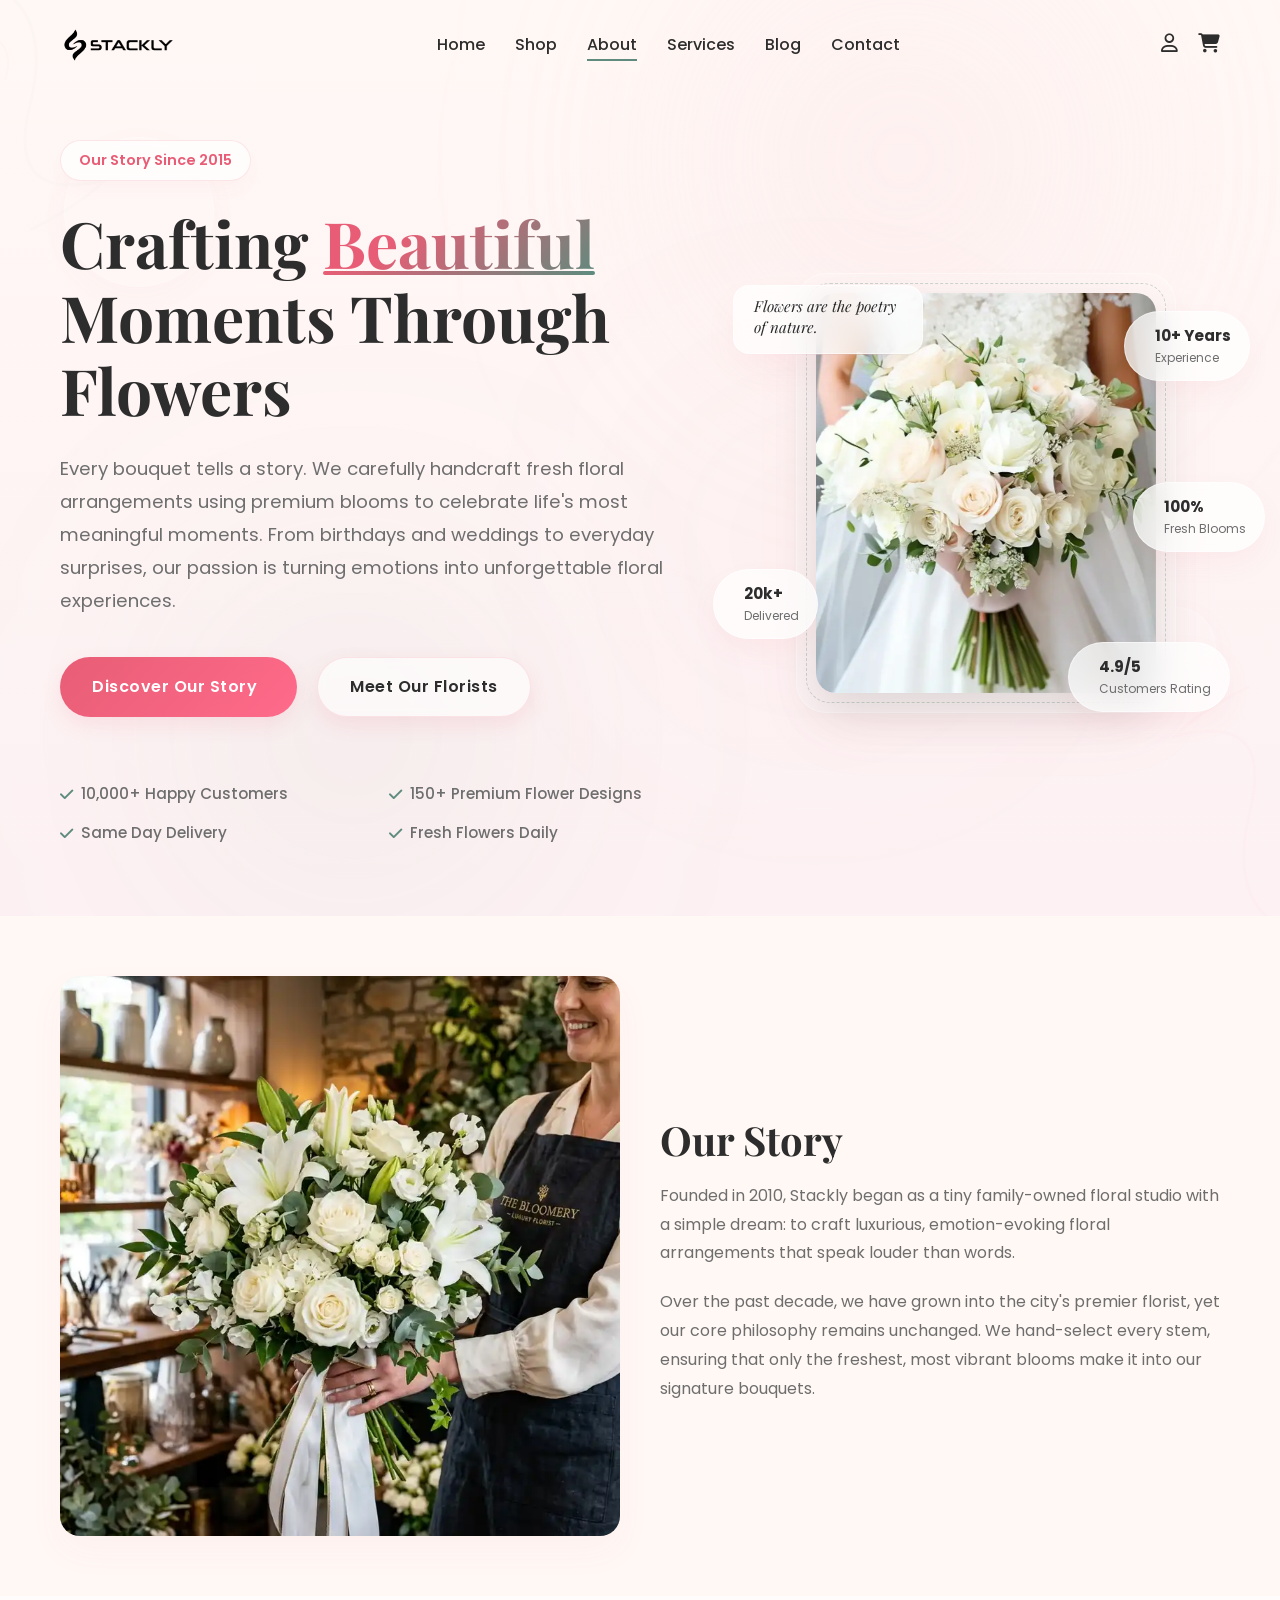
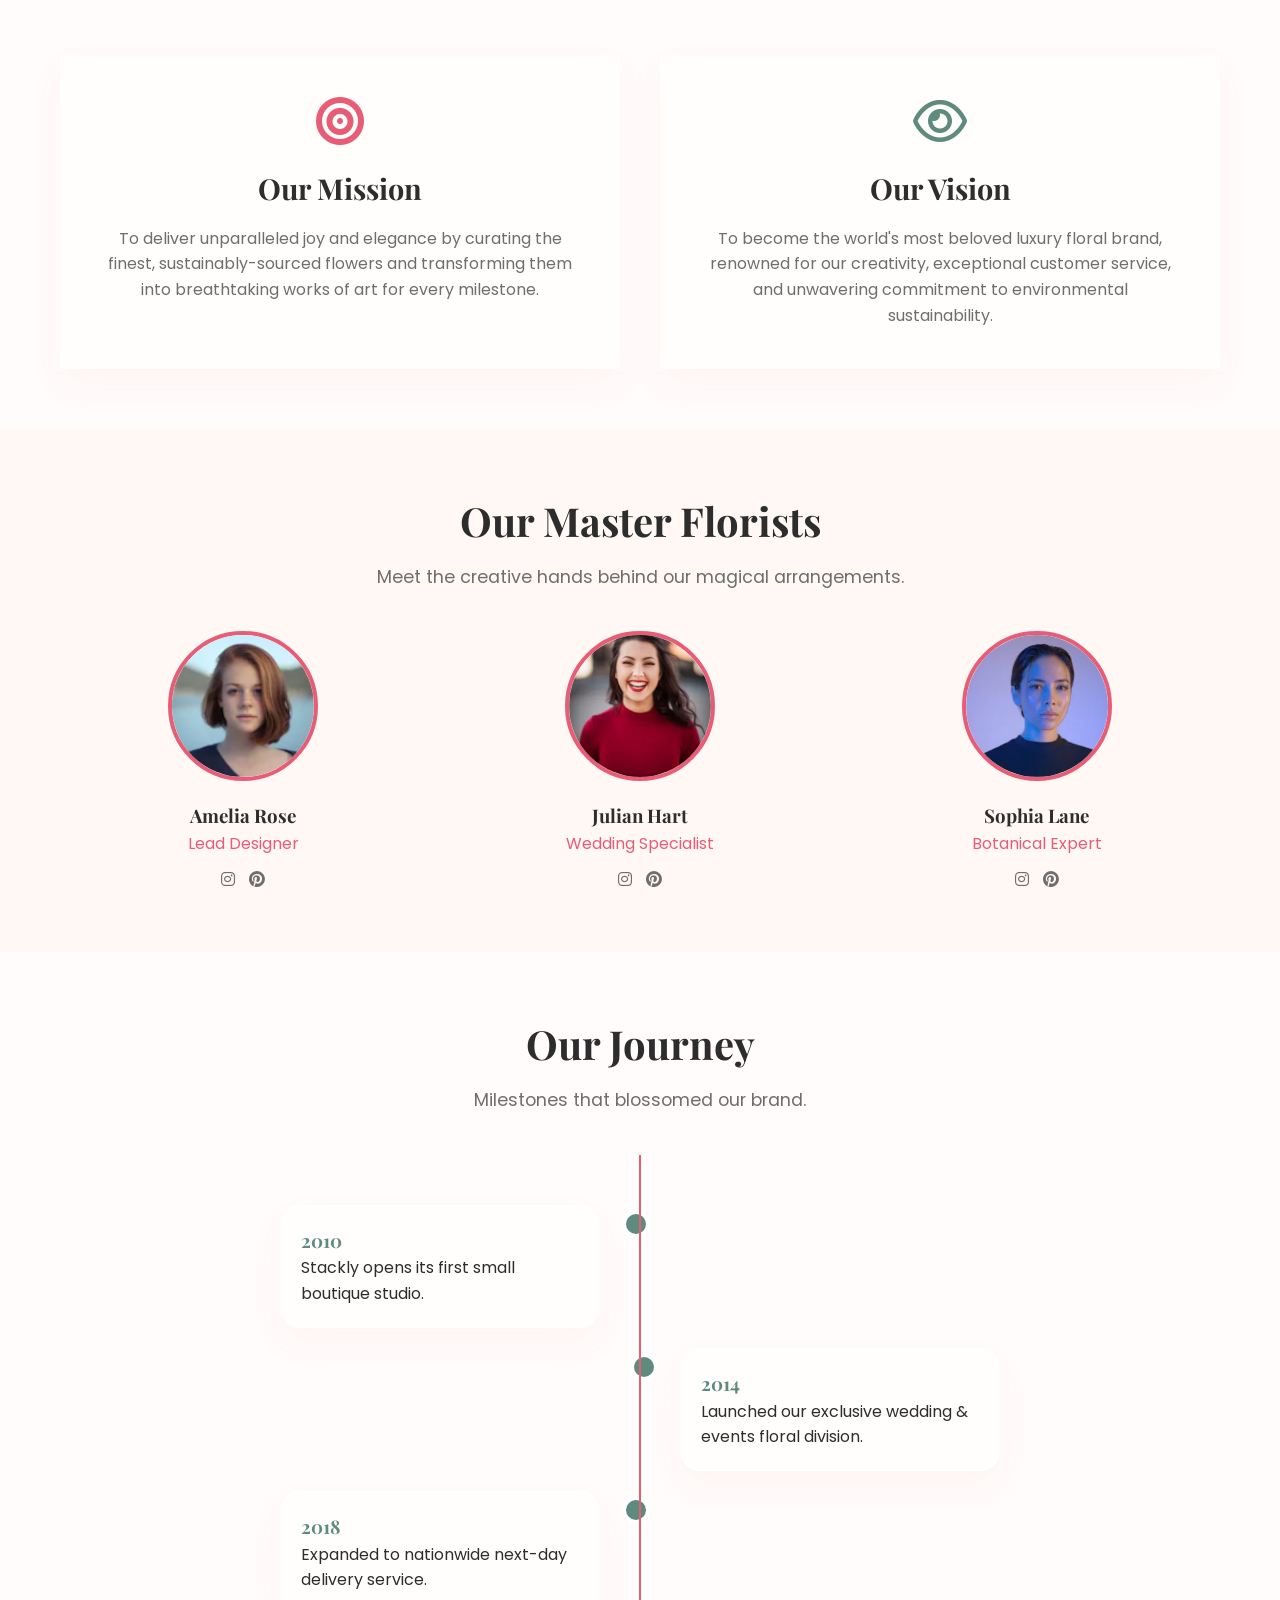
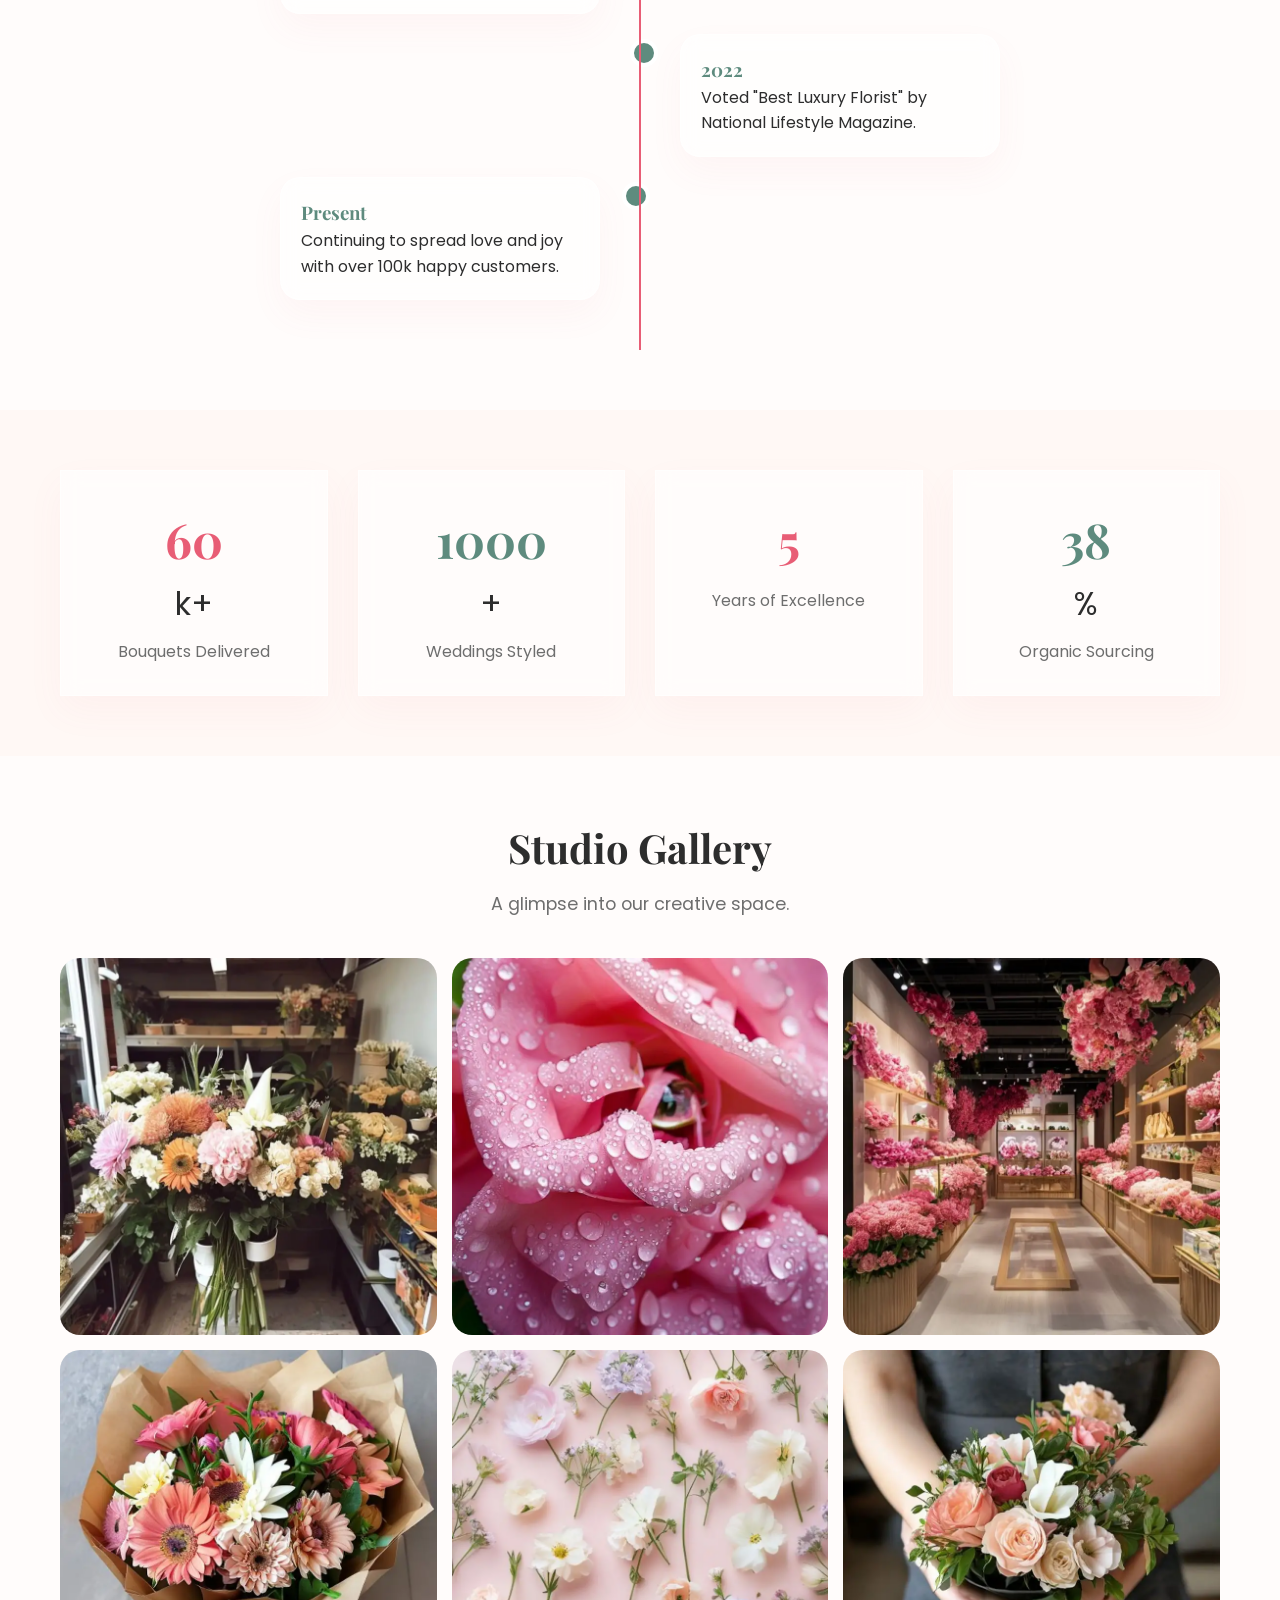
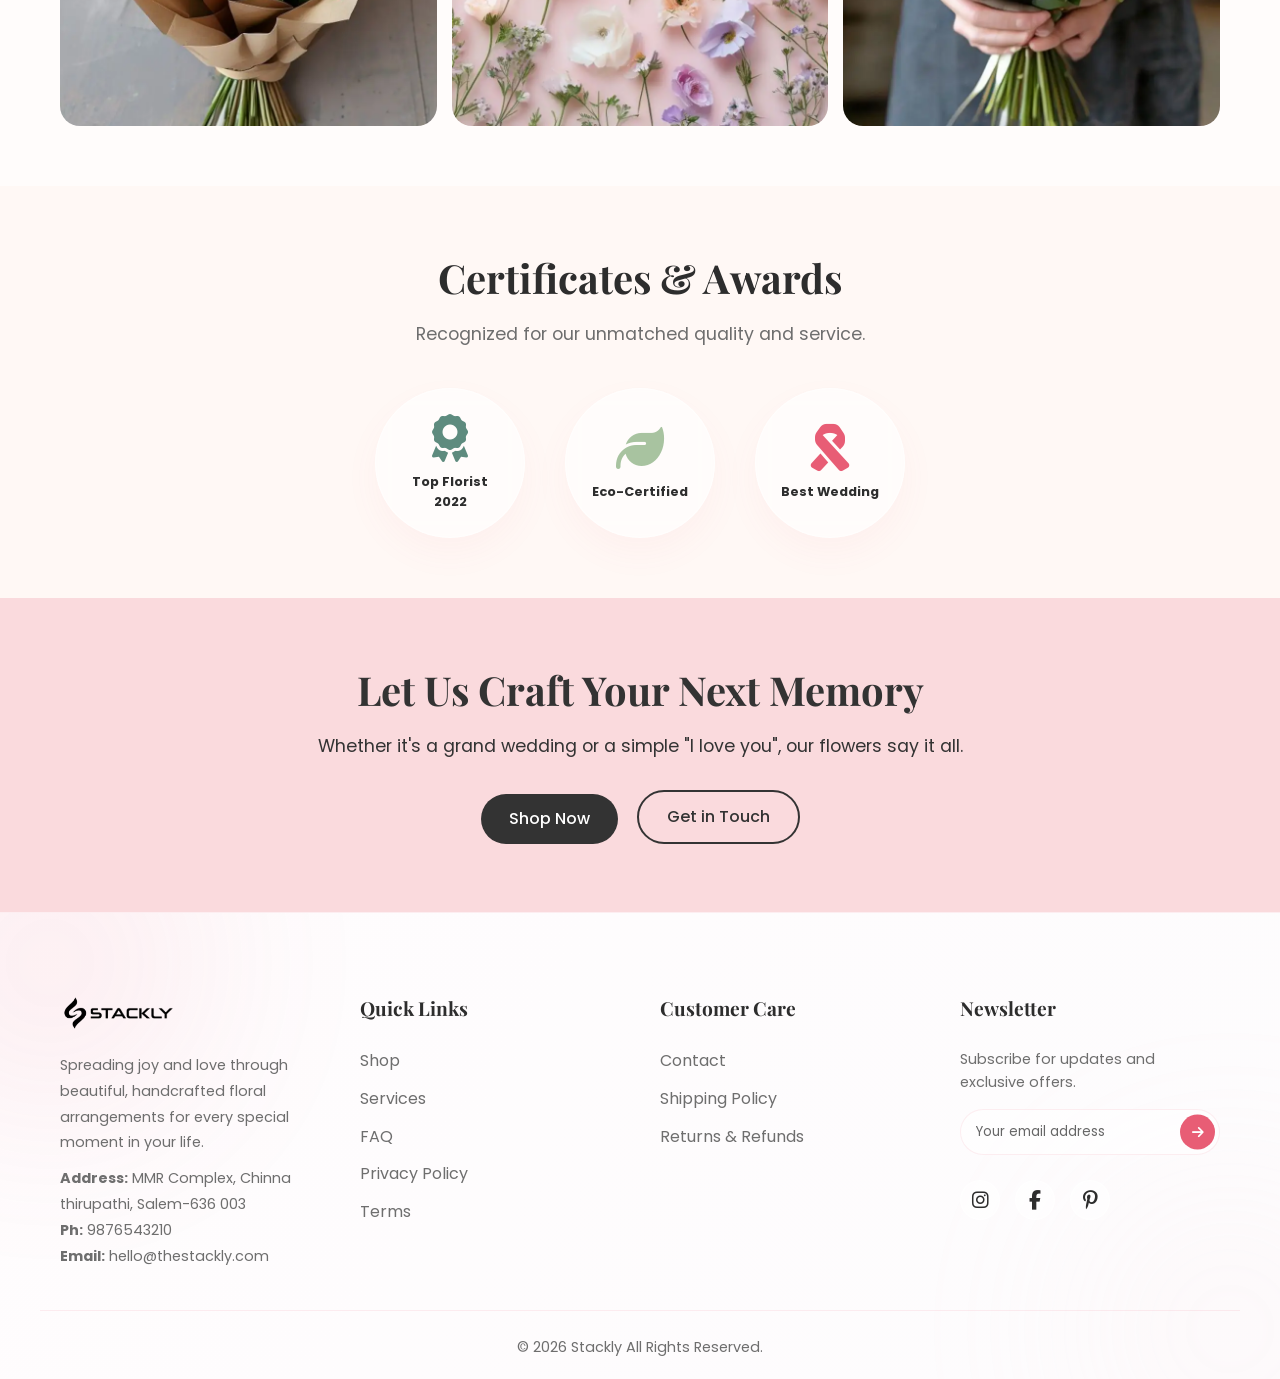
<file: about.html>
<!DOCTYPE html>
<html lang="en">
<head>
  <meta charset="UTF-8">
  <meta name="viewport" content="width=device-width, initial-scale=1.0">
  <meta name="description" content="About Stackly - Our passion for luxury handcrafted flowers.">
  <title>About Us | Stackly</title>
  <link rel="stylesheet" href="https://cdnjs.cloudflare.com/ajax/libs/font-awesome/6.4.0/css/all.min.css">
  <link rel="stylesheet" href="https://fonts.googleapis.com/css2?family=Cormorant+Garamond:ital,wght@0,400;0,500;0,600;0,700;1,400;1,600&display=swap">
  <link rel="stylesheet" href="css/style.css">
</head>
<body>
  <!-- Loader -->
  <div id="loader">
    <i class="fa-solid fa-seedling loader-icon"></i>
    <b><p>Fresh Flowers. Elegant Bouquets. Fast Delivery</p></b>
  </div>

  <!-- Scroll Progress -->
  <div id="scrollProgress"></div>

  <!-- Navbar -->
  <nav class="navbar">
    <div class="container nav-container">
      <a href="index.html" class="logo">
        <img src="stackly%20logo.webp" alt="Stackly" style="height: 40px; width: auto; object-fit: contain;">
      </a>
      <ul class="nav-links">
        <li><a href="index.html">Home</a></li>
        <li><a href="shop.html">Shop</a></li>

        <li><a href="about.html" class="active">About</a></li>
        <li><a href="services.html">Services</a></li>
        <li><a href="blog.html">Blog</a></li>
        <li><a href="contact.html">Contact</a></li>
      </ul>
      <div class="nav-icons">
        <a href="login.html"><i class="fa-regular fa-user" title="Account"></i></a>
        <a href="cart.html" style="position: relative;">
          <i class="fa-solid fa-cart-shopping" title="Cart"></i>
          <span id="cartBadge" style="position: absolute; top: -10px; right: -10px; background: var(--color-accent); color: white; font-size: 0.75rem; padding: 2px 6px; border-radius: 12px; font-weight: bold; display: none;">0</span>
        </a>
        <div class="hamburger">
          <i class="fa-solid fa-bars"></i>
        </div>
      </div>
    </div>
  </nav>

  <!-- About Hero Section -->
  <header class="hero-about-premium">
    <!-- Background Effects -->
    <div class="hero-bg-shapes">
      <div class="blob blob-1"></div>
      <div class="blob blob-2"></div>
      <div class="blob blob-3"></div>
      <div class="glass-circle circle-1"></div>
      <div class="glass-circle circle-2"></div>
      <div class="sparkle-particles" id="sparkles-container"></div>
      
      <!-- Subtle Animated Floral Vines around the edges -->
      <svg class="floral-vine vine-top-left" viewBox="0 0 100 100" fill="none" xmlns="http://www.w3.org/2000/svg">
        <path d="M0,0 Q30,10 20,50 T50,80 Q40,90 20,100" stroke="rgba(94, 139, 126, 0.04)" stroke-width="1.2"/>
        <path d="M0,20 Q15,25 10,40" stroke="rgba(94, 139, 126, 0.04)" stroke-width="0.8"/>
      </svg>
      <svg class="floral-vine vine-bottom-right" viewBox="0 0 100 100" fill="none" xmlns="http://www.w3.org/2000/svg">
        <path d="M100,100 Q70,90 80,50 T50,20 Q60,10 80,0" stroke="rgba(232, 93, 117, 0.04)" stroke-width="1.2"/>
      </svg>
    </div>

    <div class="container hero-container-about">
      <!-- Left Column: Storytelling Content -->
      <div class="hero-content-left">
        <div class="badge-premium" data-aos="fade-down" data-aos-delay="100">
          <span> Our Story Since 2015</span>
        </div>
        
        <h1 class="hero-title-premium" data-aos="fade-up" data-aos-delay="200">
          Crafting <span class="highlight-beautiful">Beautiful</span><br>
          Moments Through Flowers
        </h1>
        
        <p class="hero-subtitle-premium" data-aos="fade-up" data-aos-delay="300">
          Every bouquet tells a story. We carefully handcraft fresh floral arrangements using premium blooms to celebrate life's most meaningful moments. From birthdays and weddings to everyday surprises, our passion is turning emotions into unforgettable floral experiences.
        </p>
        
        <div class="hero-btns-premium" data-aos="fade-up" data-aos-delay="400">
          <a href="#ourStorySection" class="btn-premium btn-premium-primary">
            Discover Our Story <span class="arrow"></span>
          </a>
          <a href="#ourFloristsSection" class="btn-premium btn-premium-secondary">
            Meet Our Florists
          </a>
        </div>
        
        <!-- Trust Indicators Checklist -->
        <div class="trust-checklist-about" data-aos="fade-up" data-aos-delay="500">
          <span class="checklist-item"><i class="fa-solid fa-check"></i> 10,000+ Happy Customers</span>
          <span class="checklist-item"><i class="fa-solid fa-check"></i> 150+ Premium Flower Designs</span>
          <span class="checklist-item"><i class="fa-solid fa-check"></i> Same Day Delivery</span>
          <span class="checklist-item"><i class="fa-solid fa-check"></i> Fresh Flowers Daily</span>
        </div>
      </div>

      <!-- Right Column: Lifestyle Studio Visual -->
      <div class="hero-visual-right-about" data-aos="zoom-in" data-aos-delay="300">
        <!-- Glowing Ambient Circle -->
        <div class="glow-bg"></div>
        
        <!-- Large Glassmorphic Panel Behind Image -->
        <div class="glass-backdrop-about"></div>
        
        <!-- Decorative Botanical Frame -->
        <div class="botanical-frame-about"></div>

        <!-- Florist Studio Image wrapper -->
        <div class="studio-image-wrap">
          <img src="assets/cat_wedding.webp" alt="Florist arranging flowers in studio" class="studio-img-premium">
        </div>

        <!-- Floating Quote Card -->
        <div class="floating-quote-card glass" data-speed="0.8">
          <span class="quote-mark"></span>
          <p class="quote-text">Flowers are the poetry of nature.</p>
        </div>

        <!-- Floating Flower Elements -->
        <span class="floating-flower rose-1" data-speed="1.2"></span>
        <span class="floating-flower lily-1" data-speed="-1.0"></span>
        <span class="floating-flower tulip-1" data-speed="1.5"></span>
        <span class="floating-flower orchid-1" data-speed="-1.3"></span>
        <span class="floating-flower leaf-1" data-speed="1.7"></span>

        <!-- Dynamic Statistics Cards -->
        <div class="floating-stat-card stat-experience glass" data-speed="1.5">
          <span class="stat-emoji"></span>
          <div class="stat-details">
            <span class="stat-num">10+ Years</span>
            <span class="stat-desc">Experience</span>
          </div>
        </div>
        
        <div class="floating-stat-card stat-delivered glass" data-speed="-1.8">
          <span class="stat-emoji"></span>
          <div class="stat-details">
            <span class="stat-num">20k+</span>
            <span class="stat-desc">Delivered</span>
          </div>
        </div>
        
        <div class="floating-stat-card stat-fresh glass" data-speed="2.0">
          <span class="stat-emoji"></span>
          <div class="stat-details">
            <span class="stat-num">100%</span>
            <span class="stat-desc">Fresh Blooms</span>
          </div>
        </div>
        
        <div class="floating-stat-card stat-rating glass" data-speed="-1.4">
          <span class="stat-emoji"></span>
          <div class="stat-details">
            <span class="stat-num">4.9/5</span>
            <span class="stat-desc">Customers Rating</span>
          </div>
        </div>
      </div>
    </div>
  </header>

  <!-- Company Story -->
  <section class="section" id="ourStorySection" style="background-color: var(--color-bg);">
    <div class="container">
      <div style="display: flex; flex-wrap: wrap; gap: 40px; align-items: center;">
        <div style="flex: 1; min-width: 250px;" class="slide-in-left">
          <img src="assets/best_3.webp" alt="Our Story" style="border-radius: var(--radius); box-shadow: var(--glass-shadow); width: 100%; height: auto;">
        </div>
        <div style="flex: 1; min-width: 250px;" class="slide-in-right" style="transition-delay: 0.2s;">
          <h2 class="section-title">Our Story</h2>
          <p style="color: var(--color-text-muted); line-height: 1.8; margin-bottom: 20px;">Founded in 2010, Stackly began as a tiny family-owned floral studio with a simple dream: to craft luxurious, emotion-evoking floral arrangements that speak louder than words.</p>
          <p style="color: var(--color-text-muted); line-height: 1.8;">Over the past decade, we have grown into the city's premier florist, yet our core philosophy remains unchanged. We hand-select every stem, ensuring that only the freshest, most vibrant blooms make it into our signature bouquets.</p>
        </div>
      </div>
    </div>
  </section>

  <!-- Mission & Vision -->
  <section class="section" style="background-color: var(--glass-bg);">
    <div class="container">
      <div style="display: grid; grid-template-columns: repeat(auto-fit, minmax(250px, 1fr)); gap: 40px;">
        <div class="glass fade-up" style="padding: 40px; text-align: center;">
          <i class="fa-solid fa-bullseye" style="font-size: 3rem; color: var(--color-primary); margin-bottom: 20px;"></i>
          <h3 style="font-size: 1.8rem; margin-bottom: 15px;">Our Mission</h3>
          <p style="color: var(--color-text-muted); line-height: 1.6;">To deliver unparalleled joy and elegance by curating the finest, sustainably-sourced flowers and transforming them into breathtaking works of art for every milestone.</p>
        </div>
        <div class="glass fade-up" style="padding: 40px; text-align: center; transition-delay: 0.2s;">
          <i class="fa-regular fa-eye" style="font-size: 3rem; color: var(--color-accent); margin-bottom: 20px;"></i>
          <h3 style="font-size: 1.8rem; margin-bottom: 15px;">Our Vision</h3>
          <p style="color: var(--color-text-muted); line-height: 1.6;">To become the world's most beloved luxury floral brand, renowned for our creativity, exceptional customer service, and unwavering commitment to environmental sustainability.</p>
        </div>
      </div>
    </div>
  </section>

  <!-- Our Florists -->
  <section class="section" id="ourFloristsSection">
    <div class="container">
      <div class="text-center fade-up">
        <h2 class="section-title">Our Master Florists</h2>
        <p class="section-subtitle">Meet the creative hands behind our magical arrangements.</p>
      </div>
      
      <div class="team-grid">
        <div class="team-member slide-in-left">
          <div class="team-img-wrapper">
            <img src="assets/test_1.webp" alt="Florist" class="team-img">
          </div>
          <h3>Amelia Rose</h3>
          <p style="color: var(--color-primary); margin-bottom: 10px;">Lead Designer</p>
          <div class="team-socials">
            <a href="404.html"><i class="fa-brands fa-instagram"></i></a>
            <a href="404.html"><i class="fa-brands fa-pinterest"></i></a>
          </div>
        </div>

        <div class="team-member zoom-in" style="transition-delay: 0.2s;">
          <div class="team-img-wrapper">
            <img src="assets/test_2.webp" alt="Florist" class="team-img">
          </div>
          <h3>Julian Hart</h3>
          <p style="color: var(--color-primary); margin-bottom: 10px;">Wedding Specialist</p>
          <div class="team-socials">
            <a href="404.html"><i class="fa-brands fa-instagram"></i></a>
            <a href="404.html"><i class="fa-brands fa-pinterest"></i></a>
          </div>
        </div>

        <div class="team-member slide-in-right" style="transition-delay: 0.4s;">
          <div class="team-img-wrapper">
            <img src="assets/test_3.webp" alt="Florist" class="team-img">
          </div>
          <h3>Sophia Lane</h3>
          <p style="color: var(--color-primary); margin-bottom: 10px;">Botanical Expert</p>
          <div class="team-socials">
            <a href="404.html"><i class="fa-brands fa-instagram"></i></a>
            <a href="404.html"><i class="fa-brands fa-pinterest"></i></a>
          </div>
        </div>
      </div>
    </div>
  </section>

  <!-- Timeline -->
  <section class="section" style="background-color: var(--glass-bg);">
    <div class="container fade-up">
      <div class="text-center">
        <h2 class="section-title">Our Journey</h2>
        <p class="section-subtitle">Milestones that blossomed our brand.</p>
      </div>
      
      <div class="timeline">
        <div class="timeline-item left fade-up">
          <div class="timeline-content glass">
            <h3 style="color: var(--color-accent);">2010</h3>
            <p>Stackly opens its first small boutique studio.</p>
          </div>
        </div>
        <div class="timeline-item right fade-up">
          <div class="timeline-content glass">
            <h3 style="color: var(--color-accent);">2014</h3>
            <p>Launched our exclusive wedding & events floral division.</p>
          </div>
        </div>
        <div class="timeline-item left fade-up">
          <div class="timeline-content glass">
            <h3 style="color: var(--color-accent);">2018</h3>
            <p>Expanded to nationwide next-day delivery service.</p>
          </div>
        </div>
        <div class="timeline-item right fade-up">
          <div class="timeline-content glass">
            <h3 style="color: var(--color-accent);">2022</h3>
            <p>Voted "Best Luxury Florist" by National Lifestyle Magazine.</p>
          </div>
        </div>
        <div class="timeline-item left fade-up">
          <div class="timeline-content glass">
            <h3 style="color: var(--color-accent);">Present</h3>
            <p>Continuing to spread love and joy with over 100k happy customers.</p>
          </div>
        </div>
      </div>
    </div>
  </section>

  <!-- Statistics -->
  <section class="section">
    <div class="container">
      <div style="display: grid; grid-template-columns: repeat(auto-fit, minmax(200px, 1fr)); gap: 30px; text-align: center;">
        <div class="glass fade-up" style="padding: 30px;">
          <h3 class="counter-value" data-target="150" style="font-size: 3rem; color: var(--color-primary);">0</h3><span style="font-size: 2rem;">k+</span>
          <p style="color: var(--color-text-muted); margin-top: 10px;">Bouquets Delivered</p>
        </div>
        <div class="glass fade-up" style="padding: 30px; transition-delay: 0.2s;">
          <h3 class="counter-value" data-target="2500" style="font-size: 3rem; color: var(--color-accent);">0</h3><span style="font-size: 2rem;">+</span>
          <p style="color: var(--color-text-muted); margin-top: 10px;">Weddings Styled</p>
        </div>
        <div class="glass fade-up" style="padding: 30px; transition-delay: 0.4s;">
          <h3 class="counter-value" data-target="12" style="font-size: 3rem; color: var(--color-primary);">0</h3>
          <p style="color: var(--color-text-muted); margin-top: 10px;">Years of Excellence</p>
        </div>
        <div class="glass fade-up" style="padding: 30px; transition-delay: 0.6s;">
          <h3 class="counter-value" data-target="100" style="font-size: 3rem; color: var(--color-accent);">0</h3><span style="font-size: 2rem;">%</span>
          <p style="color: var(--color-text-muted); margin-top: 10px;">Organic Sourcing</p>
        </div>
      </div>
    </div>
  </section>

  <!-- Gallery -->
  <section class="section" style="background-color: var(--glass-bg);">
    <div class="container fade-up">
      <div class="text-center">
        <h2 class="section-title">Studio Gallery</h2>
        <p class="section-subtitle">A glimpse into our creative space.</p>
      </div>
      <div class="insta-grid">
        <div class="insta-item"><img src="assets/insta_1.webp" alt="Gallery"></div>
        <div class="insta-item"><img src="assets/insta_2.webp" alt="Gallery"></div>
        <div class="insta-item"><img src="assets/insta_3.webp" alt="Gallery"></div>
        <div class="insta-item"><img src="assets/insta_4.webp" alt="Gallery"></div>
        <div class="insta-item"><img src="assets/insta_5.webp" alt="Gallery"></div>
        <div class="insta-item"><img src="assets/insta_6.webp" alt="Gallery"></div>
      </div>
    </div>
  </section>

  <!-- Certificates -->
  <section class="section">
    <div class="container text-center fade-up">
      <h2 class="section-title">Certificates & Awards</h2>
      <p class="section-subtitle">Recognized for our unmatched quality and service.</p>
      <div style="display: flex; justify-content: center; gap: 40px; flex-wrap: wrap; margin-top: 40px;">
        <div class="glass" style="padding: 20px; border-radius: 50%; width: 150px; height: 150px; display: flex; align-items: center; justify-content: center; flex-direction: column;">
          <i class="fa-solid fa-award" style="font-size: 3rem; color: var(--color-accent); margin-bottom: 10px;"></i>
          <span style="font-size: 0.8rem; font-weight: bold;">Top Florist 2022</span>
        </div>
        <div class="glass" style="padding: 20px; border-radius: 50%; width: 150px; height: 150px; display: flex; align-items: center; justify-content: center; flex-direction: column;">
          <i class="fa-solid fa-leaf" style="font-size: 3rem; color: var(--color-success); margin-bottom: 10px;"></i>
          <span style="font-size: 0.8rem; font-weight: bold;">Eco-Certified</span>
        </div>
        <div class="glass" style="padding: 20px; border-radius: 50%; width: 150px; height: 150px; display: flex; align-items: center; justify-content: center; flex-direction: column;">
          <i class="fa-solid fa-ribbon" style="font-size: 3rem; color: var(--color-primary); margin-bottom: 10px;"></i>
          <span style="font-size: 0.8rem; font-weight: bold;">Best Wedding</span>
        </div>
      </div>
    </div>
  </section>

  <!-- CTA -->
  <section class="section" style="background: var(--color-secondary); color: #333; text-align: center;">
    <div class="container fade-up" style="position: relative; z-index: 2;">
      <h2 class="section-title" style="color: #333;">Let Us Craft Your Next Memory</h2>
      <p style="margin-bottom: 30px; font-size: 1.1rem;">Whether it's a grand wedding or a simple "I love you", our flowers say it all.</p>
      <a href="shop.html" class="btn btn-primary" style="background: #333; color: #fff; margin-right: 15px;">Shop Now</a>
      <a href="contact.html" class="btn btn-outline" style="border-color: #333; color: #333;">Get in Touch</a>
    </div>
  </section>

  <!-- Footer -->
    <!-- ═══════════════════════════════════════════════════
       PREMIUM DARK FLORAL FOOTER
       ═══════════════════════════════════════════════════ -->
  

  <button id="scrollTopBtn" title="Go to top"><i class="fa-solid fa-arrow-up"></i></button>

  <script src="js/script.js"></script>
  <!-- ═══════════════════════════════════════
       CINEMATIC SUNSET FOOTER
       ═══════════════════════════════════════ -->
  <footer class="footer-cinematic">

    <!-- ── Canvas layer for fireflies + petals ── -->
    <canvas id="footerCanvas" class="footer-canvas" aria-hidden="true"></canvas>

    <!-- ── Background gradient layers ── -->
    <div class="fc-bg-gradient" aria-hidden="true">
      <div class="fc-fog"></div>
      <div class="fc-mesh-light ml-1"></div>
      <div class="fc-mesh-light ml-2"></div>
      <div class="fc-mesh-light ml-3"></div>
      <!-- Flower field silhouette -->
      <svg class="fc-field-silhouette" viewBox="0 0 1440 220" preserveAspectRatio="none" xmlns="http://www.w3.org/2000/svg" aria-hidden="true">
        <path d="M0,180 Q40,120 80,160 Q100,100 130,150 Q160,80 200,140 Q240,60 280,130 Q320,70 360,130 Q400,50 440,130 Q480,75 520,140 Q560,55 600,130 Q640,80 680,140 Q720,60 760,135 Q800,70 840,145 Q880,50 920,130 Q960,80 1000,145 Q1040,55 1080,130 Q1120,75 1160,140 Q1200,60 1240,130 Q1280,85 1320,145 Q1360,70 1400,140 L1440,160 L1440,220 L0,220 Z" fill="#2E2330"/>
        <!-- Flower stems -->
        <g stroke="#3d2e4a" stroke-width="1.2" fill="none" opacity="0.6">
          <line x1="100" y1="200" x2="105" y2="140"/>
          <ellipse cx="105" cy="135" rx="8" ry="12" fill="#4a3d5a" stroke="none"/>
          <line x1="250" y1="200" x2="255" y2="125"/>
          <circle cx="255" cy="118" r="9" fill="#5c3d6e" stroke="none"/>
          <line x1="430" y1="200" x2="435" y2="115"/>
          <ellipse cx="435" cy="108" rx="7" ry="11" fill="#4a3560" stroke="none"/>
          <line x1="680" y1="200" x2="685" y2="120"/>
          <circle cx="685" cy="113" r="8" fill="#5e3d70" stroke="none"/>
          <line x1="900" y1="200" x2="905" y2="110"/>
          <ellipse cx="905" cy="103" rx="9" ry="13" fill="#4a3568" stroke="none"/>
          <line x1="1100" y1="200" x2="1105" y2="125"/>
          <circle cx="1105" cy="118" r="7" fill="#56386a" stroke="none"/>
          <line x1="1330" y1="200" x2="1335" y2="135"/>
          <ellipse cx="1335" cy="128" rx="8" ry="11" fill="#4e3565" stroke="none"/>
        </g>
      </svg>
      <!-- Botanical border top -->
      <svg class="fc-botanical-border fc-bb-top" viewBox="0 0 1440 60" preserveAspectRatio="none" aria-hidden="true">
        <path d="M0,40 C120,20 240,55 360,35 C480,15 600,50 720,30 C840,10 960,45 1080,25 C1200,5 1320,40 1440,20" stroke="rgba(242,106,141,0.12)" stroke-width="1.5" fill="none"/>
        <path d="M0,50 C100,30 220,60 340,45 C460,30 580,55 700,40 C820,25 940,55 1060,38 C1180,22 1300,50 1440,32" stroke="rgba(216,180,106,0.08)" stroke-width="1" fill="none"/>
      </svg>
    </div>

    <div class="container fc-inner">

      <!-- ━━━ TOP CTA ━━━ -->
      <div class="fc-cta-section">
        <p class="fc-cta-pre">✦ Premium Floral Studio</p>
        <h2 class="fc-cta-heading">
          Every Flower<br>
          <em>Tells A Beautiful Story</em>
        </h2>
        <p class="fc-cta-desc">Bring your celebrations to life with handcrafted bouquets made from the freshest blooms.</p>
        <div class="fc-cta-btns">
          <a href="shop.html" class="fc-btn-primary">Explore Collection <span>→</span></a>
          <a href="contact.html" class="fc-btn-ghost">Book Your Bouquet <span>→</span></a>
        </div>
      </div>

      <!-- ━━━ FLOATING BOUQUET ━━━ -->
      <div class="fc-bouquet-section" aria-hidden="true">
        <div class="fc-glow-ring"></div>
        <div class="fc-glow-ring fc-glow-ring-2"></div>
        <div class="fc-bouquet-glass"></div>
        <div class="fc-bouquet-wrap">
          <img src="assets/hero.webp" alt="Premium luxury bouquet" class="fc-bouquet-img">
        </div>
        <!-- Orbiting petal particles -->
        <span class="fc-orbit-petal op-1">🌸</span>
        <span class="fc-orbit-petal op-2">🌹</span>
        <span class="fc-orbit-petal op-3">🌷</span>
        <span class="fc-orbit-petal op-4">🌼</span>
        <span class="fc-orbit-petal op-5">🍃</span>
        <span class="fc-orbit-petal op-6">✨</span>
      </div>

      <!-- ━━━ FOUR GLASS CARDS ━━━ -->
      <div class="fc-cards-grid">

        <!-- Card 1: About -->
        <div class="fc-glass-card">
          <div class="fc-card-icon">🌺</div>
          <h3 class="fc-card-title">About Us</h3>
          <p class="fc-card-desc">We craft handcrafted floral stories for every milestone — weddings, birthdays, and life's most beautiful moments.</p>
          <a href="about.html" class="fc-card-link">Learn More <span>→</span></a>
        </div>

        <!-- Card 2: Customer Care -->
        <div class="fc-glass-card">
          <div class="fc-card-icon">💌</div>
          <h3 class="fc-card-title">Customer Care</h3>
          <ul class="fc-card-list">
            <li><a href="404.html">Shipping</a></li>
            <li><a href="404.html">Returns</a></li>
            <li><a href="faq.html">FAQ</a></li>
            <li><a href="contact.html">Support</a></li>
          </ul>
        </div>

        <!-- Card 3: Collections -->
        <div class="fc-glass-card">
          <div class="fc-card-icon">💐</div>
          <h3 class="fc-card-title">Our Collections</h3>
          <ul class="fc-card-list">
            <li><a href="shop.html">Wedding</a></li>
            <li><a href="shop.html">Birthday</a></li>
            <li><a href="shop.html">Luxury Roses</a></li>
            <li><a href="shop.html">Indoor Plants</a></li>
            <li><a href="shop.html">Seasonal Flowers</a></li>
          </ul>
        </div>

        <!-- Card 4: Visit Store -->
        <div class="fc-glass-card">
          <div class="fc-card-icon">📍</div>
          <h3 class="fc-card-title">Visit Our Store</h3>
          <ul class="fc-contact-list">
            <li><i class="fa-solid fa-location-dot"></i><span>MMR Complex, Salem – 636 003</span></li>
            <li><i class="fa-solid fa-phone"></i><a href="tel:+919876543210">+91 98765 43210</a></li>
            <li><i class="fa-solid fa-envelope"></i><a href="mailto:hello@stackly.com">hello@stackly.com</a></li>
            <li><i class="fa-regular fa-clock"></i><span>Mon–Sun · 8 AM – 9 PM</span></li>
          </ul>
        </div>

      </div><!-- /fc-cards-grid -->

      <!-- ━━━ NEWSLETTER ━━━ -->
      <div class="fc-newsletter-box">
        <div class="fc-nl-deco">🌸</div>
        <h3 class="fc-nl-heading">Join Our Bloom Club</h3>
        <p class="fc-nl-desc">Receive exclusive discounts, flower care tips, and seasonal collections.</p>
        <form class="fc-nl-form" action="404.html" onsubmit="return false;">
          <div class="fc-nl-input-wrap">
            <input type="email" placeholder="Your email address ✉" autocomplete="email">
            <button type="submit" class="fc-nl-btn">
              <span class="fc-nl-btn-text">Subscribe</span>
              <span class="fc-nl-btn-icon">🌸</span>
            </button>
          </div>
        </form>
      </div>

      <!-- ━━━ SOCIAL SECTION ━━━ -->
      <div class="fc-social-section">
        <p class="fc-social-label">Follow Our Floral Journey</p>
        <div class="fc-social-row">
          <a href="404.html" class="fc-social-circle" aria-label="Instagram" style="--sc: #E1306C">
            <i class="fa-brands fa-instagram"></i>
            <span class="fc-social-ripple"></span>
          </a>
          <a href="404.html" class="fc-social-circle" aria-label="Facebook" style="--sc: #1877F2">
            <i class="fa-brands fa-facebook-f"></i>
            <span class="fc-social-ripple"></span>
          </a>
          <a href="404.html" class="fc-social-circle" aria-label="Pinterest" style="--sc: #E60023">
            <i class="fa-brands fa-pinterest-p"></i>
            <span class="fc-social-ripple"></span>
          </a>
          <a href="404.html" class="fc-social-circle" aria-label="WhatsApp" style="--sc: #25D366">
            <i class="fa-brands fa-whatsapp"></i>
            <span class="fc-social-ripple"></span>
          </a>
          <a href="404.html" class="fc-social-circle" aria-label="YouTube" style="--sc: #FF0000">
            <i class="fa-brands fa-youtube"></i>
            <span class="fc-social-ripple"></span>
          </a>
        </div>
      </div>

    </div><!-- /fc-inner -->

    <!-- ━━━ BOTTOM BAR ━━━ -->
    <div class="fc-bottom-bar">
      <div class="container fc-bottom-inner">
        <p class="fc-copy">© 2026 Bloom &amp; Blossom</p>
        <nav class="fc-legal" aria-label="Legal">
          <a href="404.html">Privacy Policy</a>
          <span class="fc-dot">·</span>
          <a href="404.html">Terms</a>
          <span class="fc-dot">·</span>
          <a href="404.html">Cookies</a>
          <span class="fc-dot">·</span>
          <a href="404.html">Refund Policy</a>
        </nav>
        <p class="fc-made">Made with ❤️ for Flower Lovers</p>
      </div>
    </div>

  </footer>

  <!-- ━━━ Footer Canvas Animation ━━━ -->
  <script>
  (function(){
    const canvas = document.getElementById('footerCanvas');
    if(!canvas) return;
    const ctx = canvas.getContext('2d');
    let W, H, particles = [], petals = [];

    function resize(){
      W = canvas.width  = canvas.offsetWidth;
      H = canvas.height = canvas.offsetHeight;
    }
    window.addEventListener('resize', resize);
    resize();

    // Fireflies
    for(let i = 0; i < 55; i++){
      particles.push({
        x: Math.random() * 1440,
        y: Math.random() * H,
        r: Math.random() * 2.2 + 0.6,
        vx: (Math.random() - 0.5) * 0.35,
        vy: (Math.random() - 0.5) * 0.35,
        alpha: Math.random(),
        dAlpha: (Math.random() * 0.012 + 0.004) * (Math.random() < 0.5 ? 1 : -1),
        color: Math.random() < 0.5 ? '#D8B46A' : '#9CCB9B'
      });
    }

    // Petals
    const PETALS = ['🌸','🌹','🌷','🌼','🍃'];
    for(let i = 0; i < 18; i++){
      petals.push({
        x: Math.random() * 1440,
        y: Math.random() * H,
        size: Math.random() * 14 + 10,
        vx: (Math.random() - 0.5) * 0.4,
        vy: Math.random() * 0.4 + 0.15,
        rotation: Math.random() * Math.PI * 2,
        vr: (Math.random() - 0.5) * 0.02,
        alpha: Math.random() * 0.4 + 0.15,
        emoji: PETALS[Math.floor(Math.random() * PETALS.length)]
      });
    }

    function draw(){
      ctx.clearRect(0, 0, W, H);

      // Fireflies
      particles.forEach(p => {
        p.x += p.vx; p.y += p.vy;
        p.alpha += p.dAlpha;
        if(p.alpha <= 0 || p.alpha >= 1) p.dAlpha *= -1;
        if(p.x < 0) p.x = W; if(p.x > W) p.x = 0;
        if(p.y < 0) p.y = H; if(p.y > H) p.y = 0;

        const grad = ctx.createRadialGradient(p.x, p.y, 0, p.x, p.y, p.r * 3.5);
        grad.addColorStop(0, p.color);
        grad.addColorStop(1, 'transparent');
        ctx.globalAlpha = Math.max(0, Math.min(1, p.alpha)) * 0.75;
        ctx.beginPath();
        ctx.arc(p.x, p.y, p.r * 3.5, 0, Math.PI * 2);
        ctx.fillStyle = grad;
        ctx.fill();
        ctx.globalAlpha = Math.max(0, Math.min(1, p.alpha));
        ctx.beginPath();
        ctx.arc(p.x, p.y, p.r, 0, Math.PI * 2);
        ctx.fillStyle = p.color;
        ctx.fill();
      });

      // Petals
      petals.forEach(p => {
        p.x += p.vx; p.y += p.vy; p.rotation += p.vr;
        if(p.y > H + 30) { p.y = -30; p.x = Math.random() * W; }
        ctx.globalAlpha = p.alpha;
        ctx.save();
        ctx.translate(p.x, p.y);
        ctx.rotate(p.rotation);
        ctx.font = p.size + 'px serif';
        ctx.textAlign = 'center';
        ctx.textBaseline = 'middle';
        ctx.fillText(p.emoji, 0, 0);
        ctx.restore();
      });

      ctx.globalAlpha = 1;
      requestAnimationFrame(draw);
    }
    draw();

    // Mouse parallax on bouquet
    const bouquetWrap = document.querySelector('.fc-bouquet-wrap');
    const footer = document.querySelector('.footer-cinematic');
    if(bouquetWrap && footer){
      footer.addEventListener('mousemove', e => {
        const rect = footer.getBoundingClientRect();
        const mx = (e.clientX - rect.left - rect.width / 2) / rect.width;
        const my = (e.clientY - rect.top  - rect.height/ 2) / rect.height;
        bouquetWrap.style.transform = `translateY(var(--fc-float-offset, 0px)) rotate(${mx * 3}deg) translateX(${mx * 12}px) translateY(${my * 8}px)`;
      });
      footer.addEventListener('mouseleave', () => {
        bouquetWrap.style.transform = '';
      });
    }
  })();
  </script>
</body>
</html>
</file>
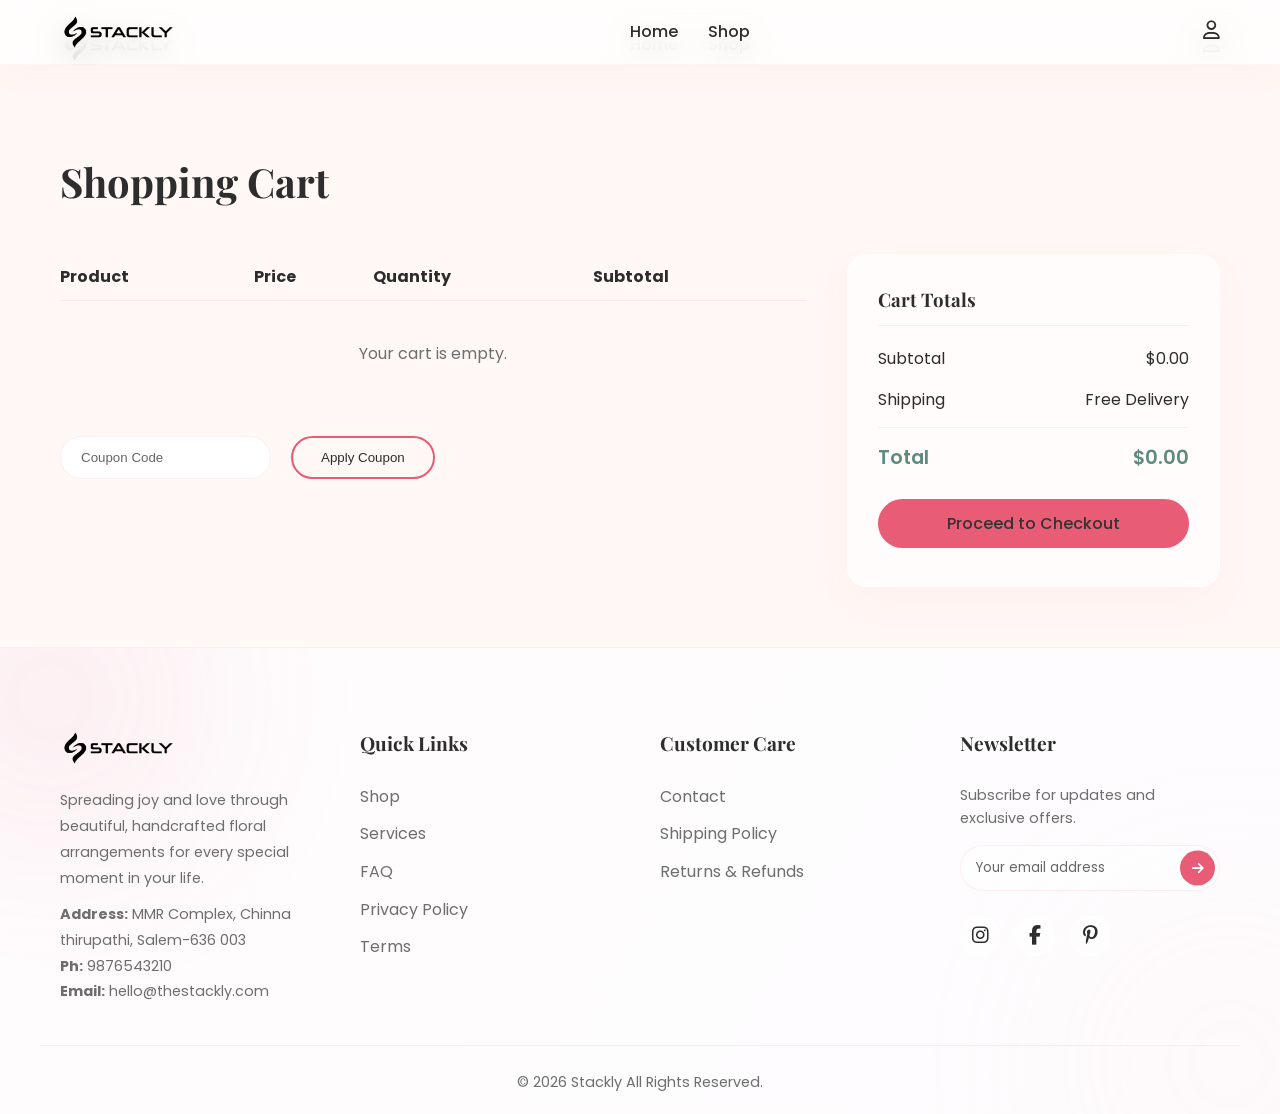
<file: cart.html>
<!DOCTYPE html>
<html lang="en">
<head>
  <meta charset="UTF-8">
  <meta name="viewport" content="width=device-width, initial-scale=1.0">
  <title>Your Cart | Stackly</title>
  <link rel="stylesheet" href="https://cdnjs.cloudflare.com/ajax/libs/font-awesome/6.4.0/css/all.min.css">
  <link rel="stylesheet" href="https://fonts.googleapis.com/css2?family=Cormorant+Garamond:ital,wght@0,400;0,500;0,600;0,700;1,400;1,600&display=swap">
  <link rel="stylesheet" href="css/style.css">
</head>
<body>
  <!-- Navbar -->
  <nav class="navbar scrolled">
    <div class="container nav-container">
      <a href="index.html" class="logo"><img src="stackly%20logo.webp" alt="Stackly" style="height: 40px; width: auto; object-fit: contain;"></a>
      <ul class="nav-links">
        <li><a href="index.html">Home</a></li>
        <li><a href="shop.html">Shop</a></li>
      </ul>
      <div class="nav-icons">

        <a href="login.html"><i class="fa-regular fa-user"></i></a>

        <div class="hamburger"><i class="fa-solid fa-bars"></i></div>
      </div>
    </div>
  </nav>
  <link rel="stylesheet" href="https://fonts.googleapis.com/css2?family=Cormorant+Garamond:ital,wght@0,400;0,500;0,600;0,700;1,400;1,600&display=swap">
  <link rel="stylesheet" href="css/style.css">
</head>
<body>
  <!-- Navbar -->
  <nav class="navbar scrolled">
    <div class="container nav-container">
      <a href="index.html" class="logo"><img src="stackly%20logo.webp" alt="Stackly" style="height: 40px; width: auto; object-fit: contain;"></a>
      <ul class="nav-links">
        <li><a href="index.html">Home</a></li>
        <li><a href="shop.html">Shop</a></li>
      </ul>
      <div class="nav-icons">

        <a href="login.html"><i class="fa-regular fa-user"></i></a>

        <div class="hamburger"><i class="fa-solid fa-bars"></i></div>
      </div>
    </div>
  </nav>

  <section class="section" style="padding-top: 150px;">
    <div class="container fade-up">
      <h1 style="font-size: 2.5rem; margin-bottom: 40px;">Shopping Cart</h1>
      
      <div style="display: flex; flex-wrap: wrap; gap: 40px;">
        <!-- Cart Items -->
        <div style="flex: 2; min-width: 250px;">
          <table style="width: 100%; border-collapse: collapse;">
            <thead>
              <tr style="border-bottom: 1px solid var(--color-border); text-align: left;">
                <th style="padding: 10px 0;">Product</th>
                <th style="padding: 10px 0;">Price</th>
                <th style="padding: 10px 0;">Quantity</th>
                <th style="padding: 10px 0;">Subtotal</th>
                <th></th>
              </tr>
            </thead>
            <tbody id="cart-body">
              <!-- Cart items injected here via JS -->
            </tbody>
          </table>
          
          <div style="margin-top: 30px; display: flex; gap: 20px;">
            <input type="text" placeholder="Coupon Code" style="padding: 10px 20px; border-radius: 30px; border: 1px solid var(--color-border); background: var(--color-surface); color: var(--color-text); outline: none;">
            <button class="btn btn-outline">Apply Coupon</button>
          </div>
        </div>
        
        <!-- Cart Totals -->
        <div style="flex: 1; min-width: 250px;">
          <div class="glass" style="padding: 30px; border-radius: var(--radius);">
            <h3 style="margin-bottom: 20px; border-bottom: 1px solid var(--color-border); padding-bottom: 10px;">Cart Totals</h3>
            <div style="display: flex; justify-content: space-between; margin-bottom: 15px;">
              <span>Subtotal</span>
              <span id="cart-subtotal">$85.00</span>
            </div>
            <div style="display: flex; justify-content: space-between; margin-bottom: 15px; border-bottom: 1px solid var(--color-border); padding-bottom: 15px;">
              <span>Shipping</span>
              <span>Free Delivery</span>
            </div>
            <div style="display: flex; justify-content: space-between; margin-bottom: 25px; font-size: 1.2rem; font-weight: 600; color: var(--color-accent);">
              <span>Total</span>
              <span id="cart-total">$85.00</span>
            </div>
            <a href="checkout.html" class="btn btn-primary" style="width: 100%; text-align: center;">Proceed to Checkout</a>
          </div>
        </div>
      </div>
    </div>
  </section>

  
    <!-- ═══════════════════════════════════════════════════
       PREMIUM DARK FLORAL FOOTER
       ═══════════════════════════════════════════════════ -->
  
  <script src="js/script.js"></script>
  <script>
    document.addEventListener('DOMContentLoaded', () => {
      const cartBody = document.getElementById('cart-body');
      const cartSubtotal = document.getElementById('cart-subtotal');
      const cartTotal = document.getElementById('cart-total');

      function renderCart() {
        const cart = window.getCart ? window.getCart() : [];
        if (!cartBody) return;
        
        cartBody.innerHTML = '';
        let total = 0;

        if (cart.length === 0) {
            cartBody.innerHTML = '<tr><td colspan="5" style="text-align: center; padding: 40px; color: var(--color-text-muted);">Your cart is empty.</td></tr>';
        } else {
            cart.forEach((item, index) => {
              const itemTotal = item.price * item.qty;
              total += itemTotal;
              
              const tr = document.createElement('tr');
              tr.style.borderBottom = '1px solid var(--color-border)';
              tr.className = 'cart-item';
              tr.dataset.index = index;
              tr.innerHTML = `
                <td style="padding: 20px 0; display: flex; align-items: center; gap: 20px;">
                  <img src="${item.img || 'https://images.unsplash.com/photo-1591886960571-74d43a9d4166?auto=format&fit=crop&q=80&w=200'}" alt="${item.name}" style="width: 80px; height: 80px; object-fit: cover; border-radius: 10px;">
                  <span style="font-weight: 600;">${item.name}</span>
                </td>
                <td style="padding: 20px 0;" class="item-price" data-price="${item.price}">$${item.price.toFixed(2)}</td>
                <td style="padding: 20px 0;">
                  <input type="number" value="${item.qty}" min="1" class="item-qty" style="width: 60px; padding: 5px; border-radius: 5px; border: 1px solid var(--color-border); background: var(--color-surface); color: var(--color-text);">
                </td>
                <td style="padding: 20px 0; color: var(--color-accent); font-weight: 600;" class="item-subtotal">$${itemTotal.toFixed(2)}</td>
                <td style="padding: 20px 0; text-align: right;"><button class="item-remove" style="background: none; border: none; color: #ff4d4f; cursor: pointer; font-size: 1.2rem;"><i class="fa-solid fa-trash"></i></button></td>
              `;
              cartBody.appendChild(tr);
            });
        }
        
        const totalStr = '$' + total.toFixed(2);
        if (cartSubtotal) cartSubtotal.textContent = totalStr;
        if (cartTotal) cartTotal.textContent = totalStr;
      }

      if (cartBody) {
        cartBody.addEventListener('change', (e) => {
          if (e.target.classList.contains('item-qty')) {
            const tr = e.target.closest('.cart-item');
            if(tr) {
              const index = parseInt(tr.dataset.index);
              const cart = window.getCart();
              let newQty = parseInt(e.target.value);
              if (newQty < 1) { newQty = 1; e.target.value = 1; }
              cart[index].qty = newQty;
              window.saveCart(cart);
              renderCart();
            }
          }
        });

        cartBody.addEventListener('click', (e) => {
          const removeBtn = e.target.closest('.item-remove');
          if (removeBtn) {
            const tr = removeBtn.closest('.cart-item');
            if (tr) {
              const index = parseInt(tr.dataset.index);
              const cart = window.getCart();
              cart.splice(index, 1);
              window.saveCart(cart);
              renderCart();
            }
          }
        });
      }

      renderCart();
    });
  </script>
  <!-- ═══════════════════════════════════════
       CINEMATIC SUNSET FOOTER
       ═══════════════════════════════════════ -->
  <footer class="footer-cinematic">

    <!-- ── Canvas layer for fireflies + petals ── -->
    <canvas id="footerCanvas" class="footer-canvas" aria-hidden="true"></canvas>

    <!-- ── Background gradient layers ── -->
    <div class="fc-bg-gradient" aria-hidden="true">
      <div class="fc-fog"></div>
      <div class="fc-mesh-light ml-1"></div>
      <div class="fc-mesh-light ml-2"></div>
      <div class="fc-mesh-light ml-3"></div>
      <!-- Flower field silhouette -->
      <svg class="fc-field-silhouette" viewBox="0 0 1440 220" preserveAspectRatio="none" xmlns="http://www.w3.org/2000/svg" aria-hidden="true">
        <path d="M0,180 Q40,120 80,160 Q100,100 130,150 Q160,80 200,140 Q240,60 280,130 Q320,70 360,130 Q400,50 440,130 Q480,75 520,140 Q560,55 600,130 Q640,80 680,140 Q720,60 760,135 Q800,70 840,145 Q880,50 920,130 Q960,80 1000,145 Q1040,55 1080,130 Q1120,75 1160,140 Q1200,60 1240,130 Q1280,85 1320,145 Q1360,70 1400,140 L1440,160 L1440,220 L0,220 Z" fill="#2E2330"/>
        <!-- Flower stems -->
        <g stroke="#3d2e4a" stroke-width="1.2" fill="none" opacity="0.6">
          <line x1="100" y1="200" x2="105" y2="140"/>
          <ellipse cx="105" cy="135" rx="8" ry="12" fill="#4a3d5a" stroke="none"/>
          <line x1="250" y1="200" x2="255" y2="125"/>
          <circle cx="255" cy="118" r="9" fill="#5c3d6e" stroke="none"/>
          <line x1="430" y1="200" x2="435" y2="115"/>
          <ellipse cx="435" cy="108" rx="7" ry="11" fill="#4a3560" stroke="none"/>
          <line x1="680" y1="200" x2="685" y2="120"/>
          <circle cx="685" cy="113" r="8" fill="#5e3d70" stroke="none"/>
          <line x1="900" y1="200" x2="905" y2="110"/>
          <ellipse cx="905" cy="103" rx="9" ry="13" fill="#4a3568" stroke="none"/>
          <line x1="1100" y1="200" x2="1105" y2="125"/>
          <circle cx="1105" cy="118" r="7" fill="#56386a" stroke="none"/>
          <line x1="1330" y1="200" x2="1335" y2="135"/>
          <ellipse cx="1335" cy="128" rx="8" ry="11" fill="#4e3565" stroke="none"/>
        </g>
      </svg>
      <!-- Botanical border top -->
      <svg class="fc-botanical-border fc-bb-top" viewBox="0 0 1440 60" preserveAspectRatio="none" aria-hidden="true">
        <path d="M0,40 C120,20 240,55 360,35 C480,15 600,50 720,30 C840,10 960,45 1080,25 C1200,5 1320,40 1440,20" stroke="rgba(242,106,141,0.12)" stroke-width="1.5" fill="none"/>
        <path d="M0,50 C100,30 220,60 340,45 C460,30 580,55 700,40 C820,25 940,55 1060,38 C1180,22 1300,50 1440,32" stroke="rgba(216,180,106,0.08)" stroke-width="1" fill="none"/>
      </svg>
    </div>

    <div class="container fc-inner">

      <!-- ━━━ TOP CTA ━━━ -->
      <div class="fc-cta-section">
        <p class="fc-cta-pre">✦ Premium Floral Studio</p>
        <h2 class="fc-cta-heading">
          Every Flower<br>
          <em>Tells A Beautiful Story</em>
        </h2>
        <p class="fc-cta-desc">Bring your celebrations to life with handcrafted bouquets made from the freshest blooms.</p>
        <div class="fc-cta-btns">
          <a href="shop.html" class="fc-btn-primary">Explore Collection <span>→</span></a>
          <a href="contact.html" class="fc-btn-ghost">Book Your Bouquet <span>→</span></a>
        </div>
      </div>

      <!-- ━━━ FLOATING BOUQUET ━━━ -->
      <div class="fc-bouquet-section" aria-hidden="true">
        <div class="fc-glow-ring"></div>
        <div class="fc-glow-ring fc-glow-ring-2"></div>
        <div class="fc-bouquet-glass"></div>
        <div class="fc-bouquet-wrap">
          <img src="assets/hero.webp" alt="Premium luxury bouquet" class="fc-bouquet-img">
        </div>
        <!-- Orbiting petal particles -->
        <span class="fc-orbit-petal op-1">🌸</span>
        <span class="fc-orbit-petal op-2">🌹</span>
        <span class="fc-orbit-petal op-3">🌷</span>
        <span class="fc-orbit-petal op-4">🌼</span>
        <span class="fc-orbit-petal op-5">🍃</span>
        <span class="fc-orbit-petal op-6">✨</span>
      </div>

      <!-- ━━━ FOUR GLASS CARDS ━━━ -->
      <div class="fc-cards-grid">

        <!-- Card 1: About -->
        <div class="fc-glass-card">
          <div class="fc-card-icon">🌺</div>
          <h3 class="fc-card-title">About Us</h3>
          <p class="fc-card-desc">We craft handcrafted floral stories for every milestone — weddings, birthdays, and life's most beautiful moments.</p>
          <a href="about.html" class="fc-card-link">Learn More <span>→</span></a>
        </div>

        <!-- Card 2: Customer Care -->
        <div class="fc-glass-card">
          <div class="fc-card-icon">💌</div>
          <h3 class="fc-card-title">Customer Care</h3>
          <ul class="fc-card-list">
            <li><a href="404.html">Shipping</a></li>
            <li><a href="404.html">Returns</a></li>
            <li><a href="faq.html">FAQ</a></li>
            <li><a href="contact.html">Support</a></li>
          </ul>
        </div>

        <!-- Card 3: Collections -->
        <div class="fc-glass-card">
          <div class="fc-card-icon">💐</div>
          <h3 class="fc-card-title">Our Collections</h3>
          <ul class="fc-card-list">
            <li><a href="shop.html">Wedding</a></li>
            <li><a href="shop.html">Birthday</a></li>
            <li><a href="shop.html">Luxury Roses</a></li>
            <li><a href="shop.html">Indoor Plants</a></li>
            <li><a href="shop.html">Seasonal Flowers</a></li>
          </ul>
        </div>

        <!-- Card 4: Visit Store -->
        <div class="fc-glass-card">
          <div class="fc-card-icon">📍</div>
          <h3 class="fc-card-title">Visit Our Store</h3>
          <ul class="fc-contact-list">
            <li><i class="fa-solid fa-location-dot"></i><span>MMR Complex, Salem – 636 003</span></li>
            <li><i class="fa-solid fa-phone"></i><a href="tel:+919876543210">+91 98765 43210</a></li>
            <li><i class="fa-solid fa-envelope"></i><a href="mailto:hello@stackly.com">hello@stackly.com</a></li>
            <li><i class="fa-regular fa-clock"></i><span>Mon–Sun · 8 AM – 9 PM</span></li>
          </ul>
        </div>

      </div><!-- /fc-cards-grid -->

      <!-- ━━━ NEWSLETTER ━━━ -->
      <div class="fc-newsletter-box">
        <div class="fc-nl-deco">🌸</div>
        <h3 class="fc-nl-heading">Join Our Bloom Club</h3>
        <p class="fc-nl-desc">Receive exclusive discounts, flower care tips, and seasonal collections.</p>
        <form class="fc-nl-form" action="404.html" onsubmit="return false;">
          <div class="fc-nl-input-wrap">
            <input type="email" placeholder="Your email address ✉" autocomplete="email">
            <button type="submit" class="fc-nl-btn">
              <span class="fc-nl-btn-text">Subscribe</span>
              <span class="fc-nl-btn-icon">🌸</span>
            </button>
          </div>
        </form>
      </div>

      <!-- ━━━ SOCIAL SECTION ━━━ -->
      <div class="fc-social-section">
        <p class="fc-social-label">Follow Our Floral Journey</p>
        <div class="fc-social-row">
          <a href="404.html" class="fc-social-circle" aria-label="Instagram" style="--sc: #E1306C">
            <i class="fa-brands fa-instagram"></i>
            <span class="fc-social-ripple"></span>
          </a>
          <a href="404.html" class="fc-social-circle" aria-label="Facebook" style="--sc: #1877F2">
            <i class="fa-brands fa-facebook-f"></i>
            <span class="fc-social-ripple"></span>
          </a>
          <a href="404.html" class="fc-social-circle" aria-label="Pinterest" style="--sc: #E60023">
            <i class="fa-brands fa-pinterest-p"></i>
            <span class="fc-social-ripple"></span>
          </a>
          <a href="404.html" class="fc-social-circle" aria-label="WhatsApp" style="--sc: #25D366">
            <i class="fa-brands fa-whatsapp"></i>
            <span class="fc-social-ripple"></span>
          </a>
          <a href="404.html" class="fc-social-circle" aria-label="YouTube" style="--sc: #FF0000">
            <i class="fa-brands fa-youtube"></i>
            <span class="fc-social-ripple"></span>
          </a>
        </div>
      </div>

    </div><!-- /fc-inner -->

    <!-- ━━━ BOTTOM BAR ━━━ -->
    <div class="fc-bottom-bar">
      <div class="container fc-bottom-inner">
        <p class="fc-copy">© 2026 Bloom &amp; Blossom</p>
        <nav class="fc-legal" aria-label="Legal">
          <a href="404.html">Privacy Policy</a>
          <span class="fc-dot">·</span>
          <a href="404.html">Terms</a>
          <span class="fc-dot">·</span>
          <a href="404.html">Cookies</a>
          <span class="fc-dot">·</span>
          <a href="404.html">Refund Policy</a>
        </nav>
        <p class="fc-made">Made with ❤️ for Flower Lovers</p>
      </div>
    </div>

  </footer>

  <!-- ━━━ Footer Canvas Animation ━━━ -->
  <script>
  (function(){
    const canvas = document.getElementById('footerCanvas');
    if(!canvas) return;
    const ctx = canvas.getContext('2d');
    let W, H, particles = [], petals = [];

    function resize(){
      W = canvas.width  = canvas.offsetWidth;
      H = canvas.height = canvas.offsetHeight;
    }
    window.addEventListener('resize', resize);
    resize();

    // Fireflies
    for(let i = 0; i < 55; i++){
      particles.push({
        x: Math.random() * 1440,
        y: Math.random() * H,
        r: Math.random() * 2.2 + 0.6,
        vx: (Math.random() - 0.5) * 0.35,
        vy: (Math.random() - 0.5) * 0.35,
        alpha: Math.random(),
        dAlpha: (Math.random() * 0.012 + 0.004) * (Math.random() < 0.5 ? 1 : -1),
        color: Math.random() < 0.5 ? '#D8B46A' : '#9CCB9B'
      });
    }

    // Petals
    const PETALS = ['🌸','🌹','🌷','🌼','🍃'];
    for(let i = 0; i < 18; i++){
      petals.push({
        x: Math.random() * 1440,
        y: Math.random() * H,
        size: Math.random() * 14 + 10,
        vx: (Math.random() - 0.5) * 0.4,
        vy: Math.random() * 0.4 + 0.15,
        rotation: Math.random() * Math.PI * 2,
        vr: (Math.random() - 0.5) * 0.02,
        alpha: Math.random() * 0.4 + 0.15,
        emoji: PETALS[Math.floor(Math.random() * PETALS.length)]
      });
    }

    function draw(){
      ctx.clearRect(0, 0, W, H);

      // Fireflies
      particles.forEach(p => {
        p.x += p.vx; p.y += p.vy;
        p.alpha += p.dAlpha;
        if(p.alpha <= 0 || p.alpha >= 1) p.dAlpha *= -1;
        if(p.x < 0) p.x = W; if(p.x > W) p.x = 0;
        if(p.y < 0) p.y = H; if(p.y > H) p.y = 0;

        const grad = ctx.createRadialGradient(p.x, p.y, 0, p.x, p.y, p.r * 3.5);
        grad.addColorStop(0, p.color);
        grad.addColorStop(1, 'transparent');
        ctx.globalAlpha = Math.max(0, Math.min(1, p.alpha)) * 0.75;
        ctx.beginPath();
        ctx.arc(p.x, p.y, p.r * 3.5, 0, Math.PI * 2);
        ctx.fillStyle = grad;
        ctx.fill();
        ctx.globalAlpha = Math.max(0, Math.min(1, p.alpha));
        ctx.beginPath();
        ctx.arc(p.x, p.y, p.r, 0, Math.PI * 2);
        ctx.fillStyle = p.color;
        ctx.fill();
      });

      // Petals
      petals.forEach(p => {
        p.x += p.vx; p.y += p.vy; p.rotation += p.vr;
        if(p.y > H + 30) { p.y = -30; p.x = Math.random() * W; }
        ctx.globalAlpha = p.alpha;
        ctx.save();
        ctx.translate(p.x, p.y);
        ctx.rotate(p.rotation);
        ctx.font = p.size + 'px serif';
        ctx.textAlign = 'center';
        ctx.textBaseline = 'middle';
        ctx.fillText(p.emoji, 0, 0);
        ctx.restore();
      });

      ctx.globalAlpha = 1;
      requestAnimationFrame(draw);
    }
    draw();

    // Mouse parallax on bouquet
    const bouquetWrap = document.querySelector('.fc-bouquet-wrap');
    const footer = document.querySelector('.footer-cinematic');
    if(bouquetWrap && footer){
      footer.addEventListener('mousemove', e => {
        const rect = footer.getBoundingClientRect();
        const mx = (e.clientX - rect.left - rect.width / 2) / rect.width;
        const my = (e.clientY - rect.top  - rect.height/ 2) / rect.height;
        bouquetWrap.style.transform = `translateY(var(--fc-float-offset, 0px)) rotate(${mx * 3}deg) translateX(${mx * 12}px) translateY(${my * 8}px)`;
      });
      footer.addEventListener('mouseleave', () => {
        bouquetWrap.style.transform = '';
      });
    }
  })();
  </script>
</body>
</html>
</file>
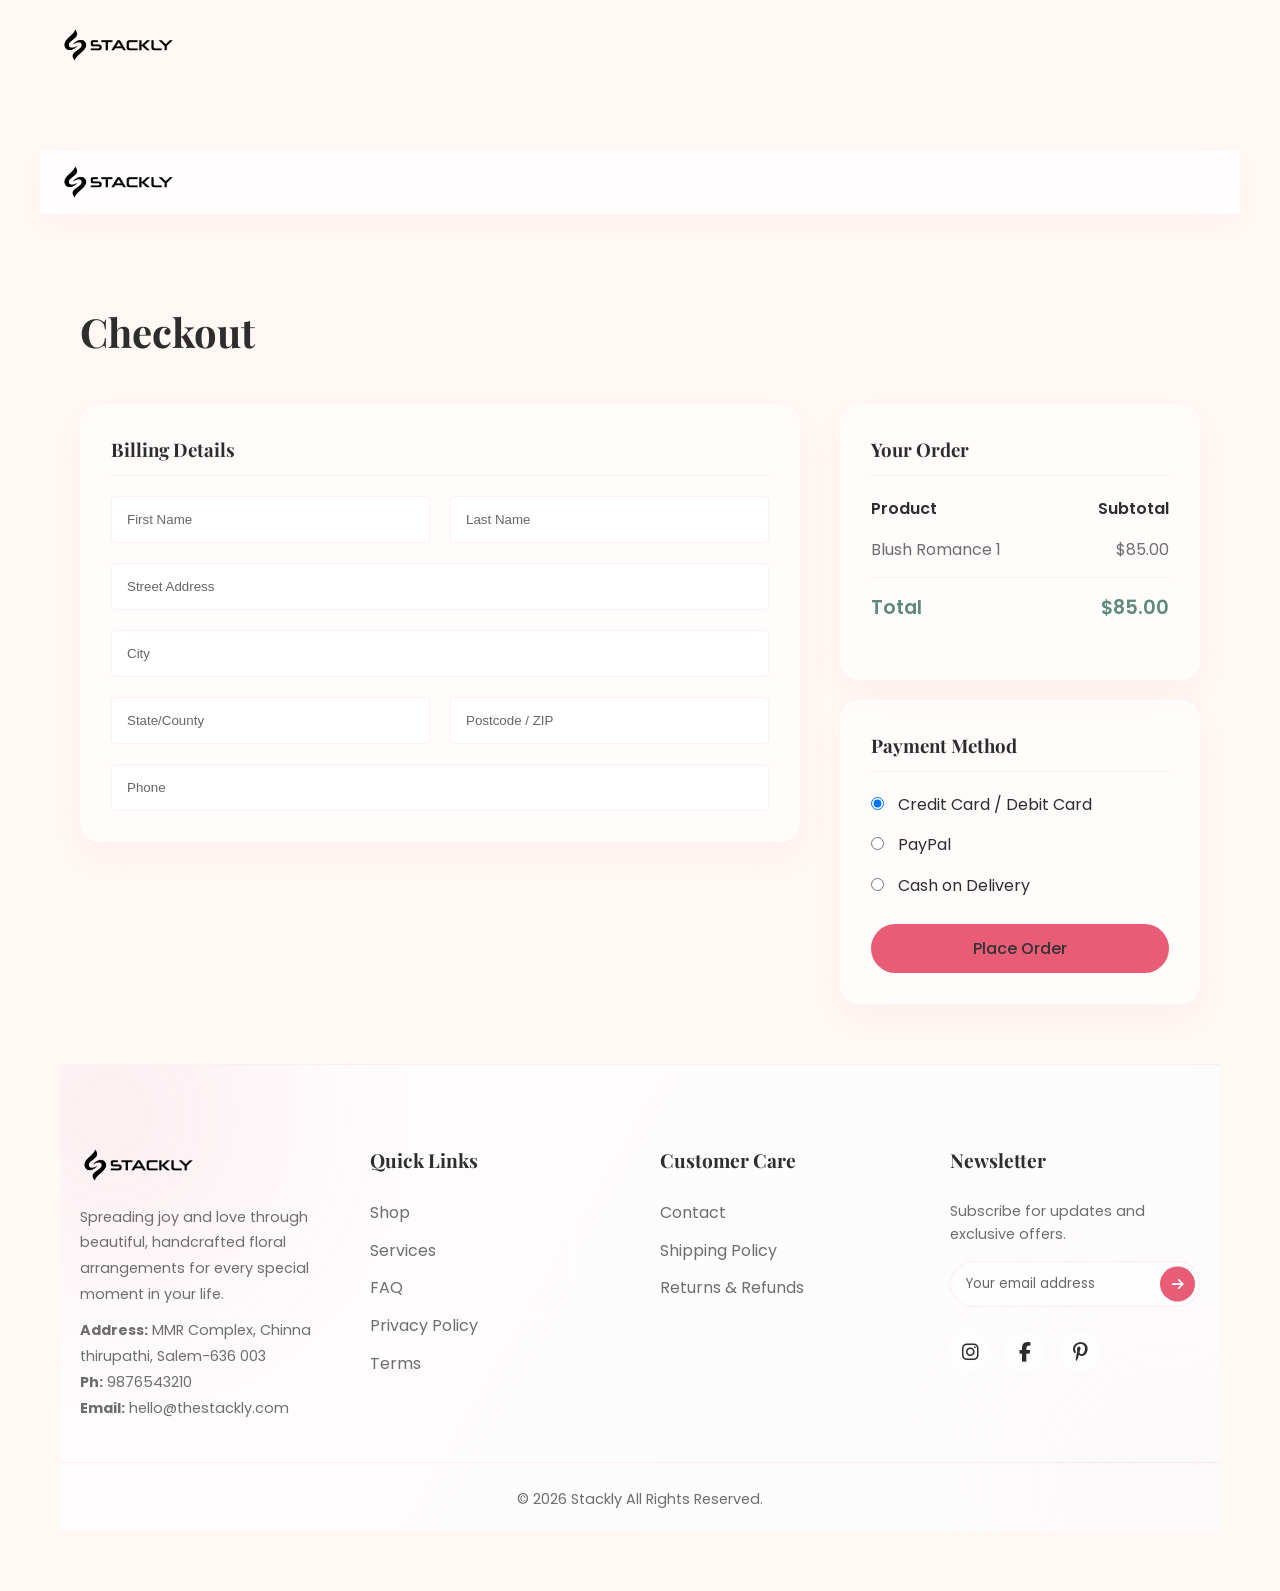
<file: checkout.html>
<!DOCTYPE html>
<html lang="en">
<head>
  <meta charset="UTF-8">
  <meta name="viewport" content="width=device-width, initial-scale=1.0">
  <title>Checkout | Stackly</title>
  <link rel="stylesheet" href="https://cdnjs.cloudflare.com/ajax/libs/font-awesome/6.4.0/css/all.min.css">
  <link rel="stylesheet" href="https://fonts.googleapis.com/css2?family=Cormorant+Garamond:ital,wght@0,400;0,500;0,600;0,700;1,400;1,600&display=swap">
  <link rel="stylesheet" href="css/style.css">
</head>
<body>
  <!-- Navbar -->
  <nav class="navbar scrolled">
    <div class="container nav-container">
      <a href="index.html" class="logo"><img src="stackly%20logo.webp" alt="Stackly" style="height: 40px; width: auto; object-fit: contain;"></a>
    </div>
  </nav>

  <section class="section" style="padding-top: 150px;">
    <div class="container fade-up">
<!DOCTYPE html>
<html lang="en">
<head>
  <meta charset="UTF-8">
  <meta name="viewport" content="width=device-width, initial-scale=1.0">
  <title>Checkout | Stackly</title>
  <link rel="stylesheet" href="https://cdnjs.cloudflare.com/ajax/libs/font-awesome/6.4.0/css/all.min.css">
  <link rel="stylesheet" href="https://fonts.googleapis.com/css2?family=Cormorant+Garamond:ital,wght@0,400;0,500;0,600;0,700;1,400;1,600&display=swap">
  <link rel="stylesheet" href="css/style.css">
</head>
<body>
  <!-- Navbar -->
  <nav class="navbar scrolled">
    <div class="container nav-container">
      <a href="index.html" class="logo"><img src="stackly%20logo.webp" alt="Stackly" style="height: 40px; width: auto; object-fit: contain;"></a>
    </div>
  </nav>

  <section class="section" style="padding-top: 150px;">
    <div class="container fade-up">
      <h1 style="font-size: 2.5rem; margin-bottom: 40px;">Checkout</h1>
      
      <form action="404.html" style="display: flex; flex-wrap: wrap; gap: 40px;">
        <!-- Billing Details -->
        <div style="flex: 2; min-width: 250px;">
          <div class="glass" style="padding: 30px; border-radius: var(--radius);">
            <h3 style="margin-bottom: 20px; border-bottom: 1px solid var(--color-border); padding-bottom: 10px;">Billing Details</h3>
            <div style="display: flex; flex-direction: column; gap: 20px;">
              <div style="display: flex; gap: 20px;">
                <input type="text" placeholder="First Name" required style="flex: 1; padding: 15px; border-radius: 5px; border: 1px solid var(--color-border); background: var(--color-surface); color: var(--color-text);">
                <input type="text" placeholder="Last Name" required style="flex: 1; padding: 15px; border-radius: 5px; border: 1px solid var(--color-border); background: var(--color-surface); color: var(--color-text);">
              </div>
              <input type="text" placeholder="Street Address" required style="width: 100%; padding: 15px; border-radius: 5px; border: 1px solid var(--color-border); background: var(--color-surface); color: var(--color-text);">
              <input type="text" placeholder="City" required style="width: 100%; padding: 15px; border-radius: 5px; border: 1px solid var(--color-border); background: var(--color-surface); color: var(--color-text);">
              <div style="display: flex; gap: 20px;">
                <input type="text" placeholder="State/County" required style="flex: 1; padding: 15px; border-radius: 5px; border: 1px solid var(--color-border); background: var(--color-surface); color: var(--color-text);">
                <input type="text" placeholder="Postcode / ZIP" required style="flex: 1; padding: 15px; border-radius: 5px; border: 1px solid var(--color-border); background: var(--color-surface); color: var(--color-text);">
              </div>
              <input type="tel" placeholder="Phone" required style="width: 100%; padding: 15px; border-radius: 5px; border: 1px solid var(--color-border); background: var(--color-surface); color: var(--color-text);">
            </div>
          </div>
        </div>
        
        <!-- Order Summary & Payment -->
        <div style="flex: 1; min-width: 250px;">
          <div class="glass" style="padding: 30px; border-radius: var(--radius); margin-bottom: 20px;">
            <h3 style="margin-bottom: 20px; border-bottom: 1px solid var(--color-border); padding-bottom: 10px;">Your Order</h3>
            <div style="display: flex; justify-content: space-between; margin-bottom: 15px; font-weight: 600;">
              <span>Product</span>
              <span>Subtotal</span>
            </div>
            <div style="display: flex; justify-content: space-between; margin-bottom: 15px; color: var(--color-text-muted);">
              <span>Blush Romance  1</span>
              <span>$85.00</span>
            </div>
            <div style="display: flex; justify-content: space-between; margin-bottom: 25px; border-top: 1px solid var(--color-border); padding-top: 15px; font-size: 1.2rem; font-weight: 600; color: var(--color-accent);">
              <span>Total</span>
              <span>$85.00</span>
            </div>
          </div>
          
          <div class="glass" style="padding: 30px; border-radius: var(--radius);">
            <h3 style="margin-bottom: 20px; border-bottom: 1px solid var(--color-border); padding-bottom: 10px;">Payment Method</h3>
            <div style="display: flex; flex-direction: column; gap: 15px; margin-bottom: 25px;">
              <label><input type="radio" name="payment" checked style="margin-right: 10px;"> Credit Card / Debit Card</label>
              <label><input type="radio" name="payment" style="margin-right: 10px;"> PayPal</label>
              <label><input type="radio" name="payment" style="margin-right: 10px;"> Cash on Delivery</label>
            </div>
            <button type="submit" class="btn btn-primary" style="display: block; width: 100%; text-align: center; border: none; font-family: inherit; font-size: 1rem; cursor: pointer;">Place Order</button>
          </div>
        </div>
      </form>
    </div>
  </section>

  
    <!-- ═══════════════════════════════════════════════════
       PREMIUM DARK FLORAL FOOTER
       ═══════════════════════════════════════════════════ -->
  
  <script src="js/script.js"></script>
  <!-- ═══════════════════════════════════════
       CINEMATIC SUNSET FOOTER
       ═══════════════════════════════════════ -->
  <footer class="footer-cinematic">

    <!-- ── Canvas layer for fireflies + petals ── -->
    <canvas id="footerCanvas" class="footer-canvas" aria-hidden="true"></canvas>

    <!-- ── Background gradient layers ── -->
    <div class="fc-bg-gradient" aria-hidden="true">
      <div class="fc-fog"></div>
      <div class="fc-mesh-light ml-1"></div>
      <div class="fc-mesh-light ml-2"></div>
      <div class="fc-mesh-light ml-3"></div>
      <!-- Flower field silhouette -->
      <svg class="fc-field-silhouette" viewBox="0 0 1440 220" preserveAspectRatio="none" xmlns="http://www.w3.org/2000/svg" aria-hidden="true">
        <path d="M0,180 Q40,120 80,160 Q100,100 130,150 Q160,80 200,140 Q240,60 280,130 Q320,70 360,130 Q400,50 440,130 Q480,75 520,140 Q560,55 600,130 Q640,80 680,140 Q720,60 760,135 Q800,70 840,145 Q880,50 920,130 Q960,80 1000,145 Q1040,55 1080,130 Q1120,75 1160,140 Q1200,60 1240,130 Q1280,85 1320,145 Q1360,70 1400,140 L1440,160 L1440,220 L0,220 Z" fill="#2E2330"/>
        <!-- Flower stems -->
        <g stroke="#3d2e4a" stroke-width="1.2" fill="none" opacity="0.6">
          <line x1="100" y1="200" x2="105" y2="140"/>
          <ellipse cx="105" cy="135" rx="8" ry="12" fill="#4a3d5a" stroke="none"/>
          <line x1="250" y1="200" x2="255" y2="125"/>
          <circle cx="255" cy="118" r="9" fill="#5c3d6e" stroke="none"/>
          <line x1="430" y1="200" x2="435" y2="115"/>
          <ellipse cx="435" cy="108" rx="7" ry="11" fill="#4a3560" stroke="none"/>
          <line x1="680" y1="200" x2="685" y2="120"/>
          <circle cx="685" cy="113" r="8" fill="#5e3d70" stroke="none"/>
          <line x1="900" y1="200" x2="905" y2="110"/>
          <ellipse cx="905" cy="103" rx="9" ry="13" fill="#4a3568" stroke="none"/>
          <line x1="1100" y1="200" x2="1105" y2="125"/>
          <circle cx="1105" cy="118" r="7" fill="#56386a" stroke="none"/>
          <line x1="1330" y1="200" x2="1335" y2="135"/>
          <ellipse cx="1335" cy="128" rx="8" ry="11" fill="#4e3565" stroke="none"/>
        </g>
      </svg>
      <!-- Botanical border top -->
      <svg class="fc-botanical-border fc-bb-top" viewBox="0 0 1440 60" preserveAspectRatio="none" aria-hidden="true">
        <path d="M0,40 C120,20 240,55 360,35 C480,15 600,50 720,30 C840,10 960,45 1080,25 C1200,5 1320,40 1440,20" stroke="rgba(242,106,141,0.12)" stroke-width="1.5" fill="none"/>
        <path d="M0,50 C100,30 220,60 340,45 C460,30 580,55 700,40 C820,25 940,55 1060,38 C1180,22 1300,50 1440,32" stroke="rgba(216,180,106,0.08)" stroke-width="1" fill="none"/>
      </svg>
    </div>

    <div class="container fc-inner">

      <!-- ━━━ TOP CTA ━━━ -->
      <div class="fc-cta-section">
        <p class="fc-cta-pre">✦ Premium Floral Studio</p>
        <h2 class="fc-cta-heading">
          Every Flower<br>
          <em>Tells A Beautiful Story</em>
        </h2>
        <p class="fc-cta-desc">Bring your celebrations to life with handcrafted bouquets made from the freshest blooms.</p>
        <div class="fc-cta-btns">
          <a href="shop.html" class="fc-btn-primary">Explore Collection <span>→</span></a>
          <a href="contact.html" class="fc-btn-ghost">Book Your Bouquet <span>→</span></a>
        </div>
      </div>

      <!-- ━━━ FLOATING BOUQUET ━━━ -->
      <div class="fc-bouquet-section" aria-hidden="true">
        <div class="fc-glow-ring"></div>
        <div class="fc-glow-ring fc-glow-ring-2"></div>
        <div class="fc-bouquet-glass"></div>
        <div class="fc-bouquet-wrap">
          <img src="assets/hero.webp" alt="Premium luxury bouquet" class="fc-bouquet-img">
        </div>
        <!-- Orbiting petal particles -->
        <span class="fc-orbit-petal op-1">🌸</span>
        <span class="fc-orbit-petal op-2">🌹</span>
        <span class="fc-orbit-petal op-3">🌷</span>
        <span class="fc-orbit-petal op-4">🌼</span>
        <span class="fc-orbit-petal op-5">🍃</span>
        <span class="fc-orbit-petal op-6">✨</span>
      </div>

      <!-- ━━━ FOUR GLASS CARDS ━━━ -->
      <div class="fc-cards-grid">

        <!-- Card 1: About -->
        <div class="fc-glass-card">
          <div class="fc-card-icon">🌺</div>
          <h3 class="fc-card-title">About Us</h3>
          <p class="fc-card-desc">We craft handcrafted floral stories for every milestone — weddings, birthdays, and life's most beautiful moments.</p>
          <a href="about.html" class="fc-card-link">Learn More <span>→</span></a>
        </div>

        <!-- Card 2: Customer Care -->
        <div class="fc-glass-card">
          <div class="fc-card-icon">💌</div>
          <h3 class="fc-card-title">Customer Care</h3>
          <ul class="fc-card-list">
            <li><a href="404.html">Shipping</a></li>
            <li><a href="404.html">Returns</a></li>
            <li><a href="faq.html">FAQ</a></li>
            <li><a href="contact.html">Support</a></li>
          </ul>
        </div>

        <!-- Card 3: Collections -->
        <div class="fc-glass-card">
          <div class="fc-card-icon">💐</div>
          <h3 class="fc-card-title">Our Collections</h3>
          <ul class="fc-card-list">
            <li><a href="shop.html">Wedding</a></li>
            <li><a href="shop.html">Birthday</a></li>
            <li><a href="shop.html">Luxury Roses</a></li>
            <li><a href="shop.html">Indoor Plants</a></li>
            <li><a href="shop.html">Seasonal Flowers</a></li>
          </ul>
        </div>

        <!-- Card 4: Visit Store -->
        <div class="fc-glass-card">
          <div class="fc-card-icon">📍</div>
          <h3 class="fc-card-title">Visit Our Store</h3>
          <ul class="fc-contact-list">
            <li><i class="fa-solid fa-location-dot"></i><span>MMR Complex, Salem – 636 003</span></li>
            <li><i class="fa-solid fa-phone"></i><a href="tel:+919876543210">+91 98765 43210</a></li>
            <li><i class="fa-solid fa-envelope"></i><a href="mailto:hello@stackly.com">hello@stackly.com</a></li>
            <li><i class="fa-regular fa-clock"></i><span>Mon–Sun · 8 AM – 9 PM</span></li>
          </ul>
        </div>

      </div><!-- /fc-cards-grid -->

      <!-- ━━━ NEWSLETTER ━━━ -->
      <div class="fc-newsletter-box">
        <div class="fc-nl-deco">🌸</div>
        <h3 class="fc-nl-heading">Join Our Bloom Club</h3>
        <p class="fc-nl-desc">Receive exclusive discounts, flower care tips, and seasonal collections.</p>
        <form class="fc-nl-form" action="404.html" onsubmit="return false;">
          <div class="fc-nl-input-wrap">
            <input type="email" placeholder="Your email address ✉" autocomplete="email">
            <button type="submit" class="fc-nl-btn">
              <span class="fc-nl-btn-text">Subscribe</span>
              <span class="fc-nl-btn-icon">🌸</span>
            </button>
          </div>
        </form>
      </div>

      <!-- ━━━ SOCIAL SECTION ━━━ -->
      <div class="fc-social-section">
        <p class="fc-social-label">Follow Our Floral Journey</p>
        <div class="fc-social-row">
          <a href="404.html" class="fc-social-circle" aria-label="Instagram" style="--sc: #E1306C">
            <i class="fa-brands fa-instagram"></i>
            <span class="fc-social-ripple"></span>
          </a>
          <a href="404.html" class="fc-social-circle" aria-label="Facebook" style="--sc: #1877F2">
            <i class="fa-brands fa-facebook-f"></i>
            <span class="fc-social-ripple"></span>
          </a>
          <a href="404.html" class="fc-social-circle" aria-label="Pinterest" style="--sc: #E60023">
            <i class="fa-brands fa-pinterest-p"></i>
            <span class="fc-social-ripple"></span>
          </a>
          <a href="404.html" class="fc-social-circle" aria-label="WhatsApp" style="--sc: #25D366">
            <i class="fa-brands fa-whatsapp"></i>
            <span class="fc-social-ripple"></span>
          </a>
          <a href="404.html" class="fc-social-circle" aria-label="YouTube" style="--sc: #FF0000">
            <i class="fa-brands fa-youtube"></i>
            <span class="fc-social-ripple"></span>
          </a>
        </div>
      </div>

    </div><!-- /fc-inner -->

    <!-- ━━━ BOTTOM BAR ━━━ -->
    <div class="fc-bottom-bar">
      <div class="container fc-bottom-inner">
        <p class="fc-copy">© 2026 Bloom &amp; Blossom</p>
        <nav class="fc-legal" aria-label="Legal">
          <a href="404.html">Privacy Policy</a>
          <span class="fc-dot">·</span>
          <a href="404.html">Terms</a>
          <span class="fc-dot">·</span>
          <a href="404.html">Cookies</a>
          <span class="fc-dot">·</span>
          <a href="404.html">Refund Policy</a>
        </nav>
        <p class="fc-made">Made with ❤️ for Flower Lovers</p>
      </div>
    </div>

  </footer>

  <!-- ━━━ Footer Canvas Animation ━━━ -->
  <script>
  (function(){
    const canvas = document.getElementById('footerCanvas');
    if(!canvas) return;
    const ctx = canvas.getContext('2d');
    let W, H, particles = [], petals = [];

    function resize(){
      W = canvas.width  = canvas.offsetWidth;
      H = canvas.height = canvas.offsetHeight;
    }
    window.addEventListener('resize', resize);
    resize();

    // Fireflies
    for(let i = 0; i < 55; i++){
      particles.push({
        x: Math.random() * 1440,
        y: Math.random() * H,
        r: Math.random() * 2.2 + 0.6,
        vx: (Math.random() - 0.5) * 0.35,
        vy: (Math.random() - 0.5) * 0.35,
        alpha: Math.random(),
        dAlpha: (Math.random() * 0.012 + 0.004) * (Math.random() < 0.5 ? 1 : -1),
        color: Math.random() < 0.5 ? '#D8B46A' : '#9CCB9B'
      });
    }

    // Petals
    const PETALS = ['🌸','🌹','🌷','🌼','🍃'];
    for(let i = 0; i < 18; i++){
      petals.push({
        x: Math.random() * 1440,
        y: Math.random() * H,
        size: Math.random() * 14 + 10,
        vx: (Math.random() - 0.5) * 0.4,
        vy: Math.random() * 0.4 + 0.15,
        rotation: Math.random() * Math.PI * 2,
        vr: (Math.random() - 0.5) * 0.02,
        alpha: Math.random() * 0.4 + 0.15,
        emoji: PETALS[Math.floor(Math.random() * PETALS.length)]
      });
    }

    function draw(){
      ctx.clearRect(0, 0, W, H);

      // Fireflies
      particles.forEach(p => {
        p.x += p.vx; p.y += p.vy;
        p.alpha += p.dAlpha;
        if(p.alpha <= 0 || p.alpha >= 1) p.dAlpha *= -1;
        if(p.x < 0) p.x = W; if(p.x > W) p.x = 0;
        if(p.y < 0) p.y = H; if(p.y > H) p.y = 0;

        const grad = ctx.createRadialGradient(p.x, p.y, 0, p.x, p.y, p.r * 3.5);
        grad.addColorStop(0, p.color);
        grad.addColorStop(1, 'transparent');
        ctx.globalAlpha = Math.max(0, Math.min(1, p.alpha)) * 0.75;
        ctx.beginPath();
        ctx.arc(p.x, p.y, p.r * 3.5, 0, Math.PI * 2);
        ctx.fillStyle = grad;
        ctx.fill();
        ctx.globalAlpha = Math.max(0, Math.min(1, p.alpha));
        ctx.beginPath();
        ctx.arc(p.x, p.y, p.r, 0, Math.PI * 2);
        ctx.fillStyle = p.color;
        ctx.fill();
      });

      // Petals
      petals.forEach(p => {
        p.x += p.vx; p.y += p.vy; p.rotation += p.vr;
        if(p.y > H + 30) { p.y = -30; p.x = Math.random() * W; }
        ctx.globalAlpha = p.alpha;
        ctx.save();
        ctx.translate(p.x, p.y);
        ctx.rotate(p.rotation);
        ctx.font = p.size + 'px serif';
        ctx.textAlign = 'center';
        ctx.textBaseline = 'middle';
        ctx.fillText(p.emoji, 0, 0);
        ctx.restore();
      });

      ctx.globalAlpha = 1;
      requestAnimationFrame(draw);
    }
    draw();

    // Mouse parallax on bouquet
    const bouquetWrap = document.querySelector('.fc-bouquet-wrap');
    const footer = document.querySelector('.footer-cinematic');
    if(bouquetWrap && footer){
      footer.addEventListener('mousemove', e => {
        const rect = footer.getBoundingClientRect();
        const mx = (e.clientX - rect.left - rect.width / 2) / rect.width;
        const my = (e.clientY - rect.top  - rect.height/ 2) / rect.height;
        bouquetWrap.style.transform = `translateY(var(--fc-float-offset, 0px)) rotate(${mx * 3}deg) translateX(${mx * 12}px) translateY(${my * 8}px)`;
      });
      footer.addEventListener('mouseleave', () => {
        bouquetWrap.style.transform = '';
      });
    }
  })();
  </script>
</body>
</html>
</file>
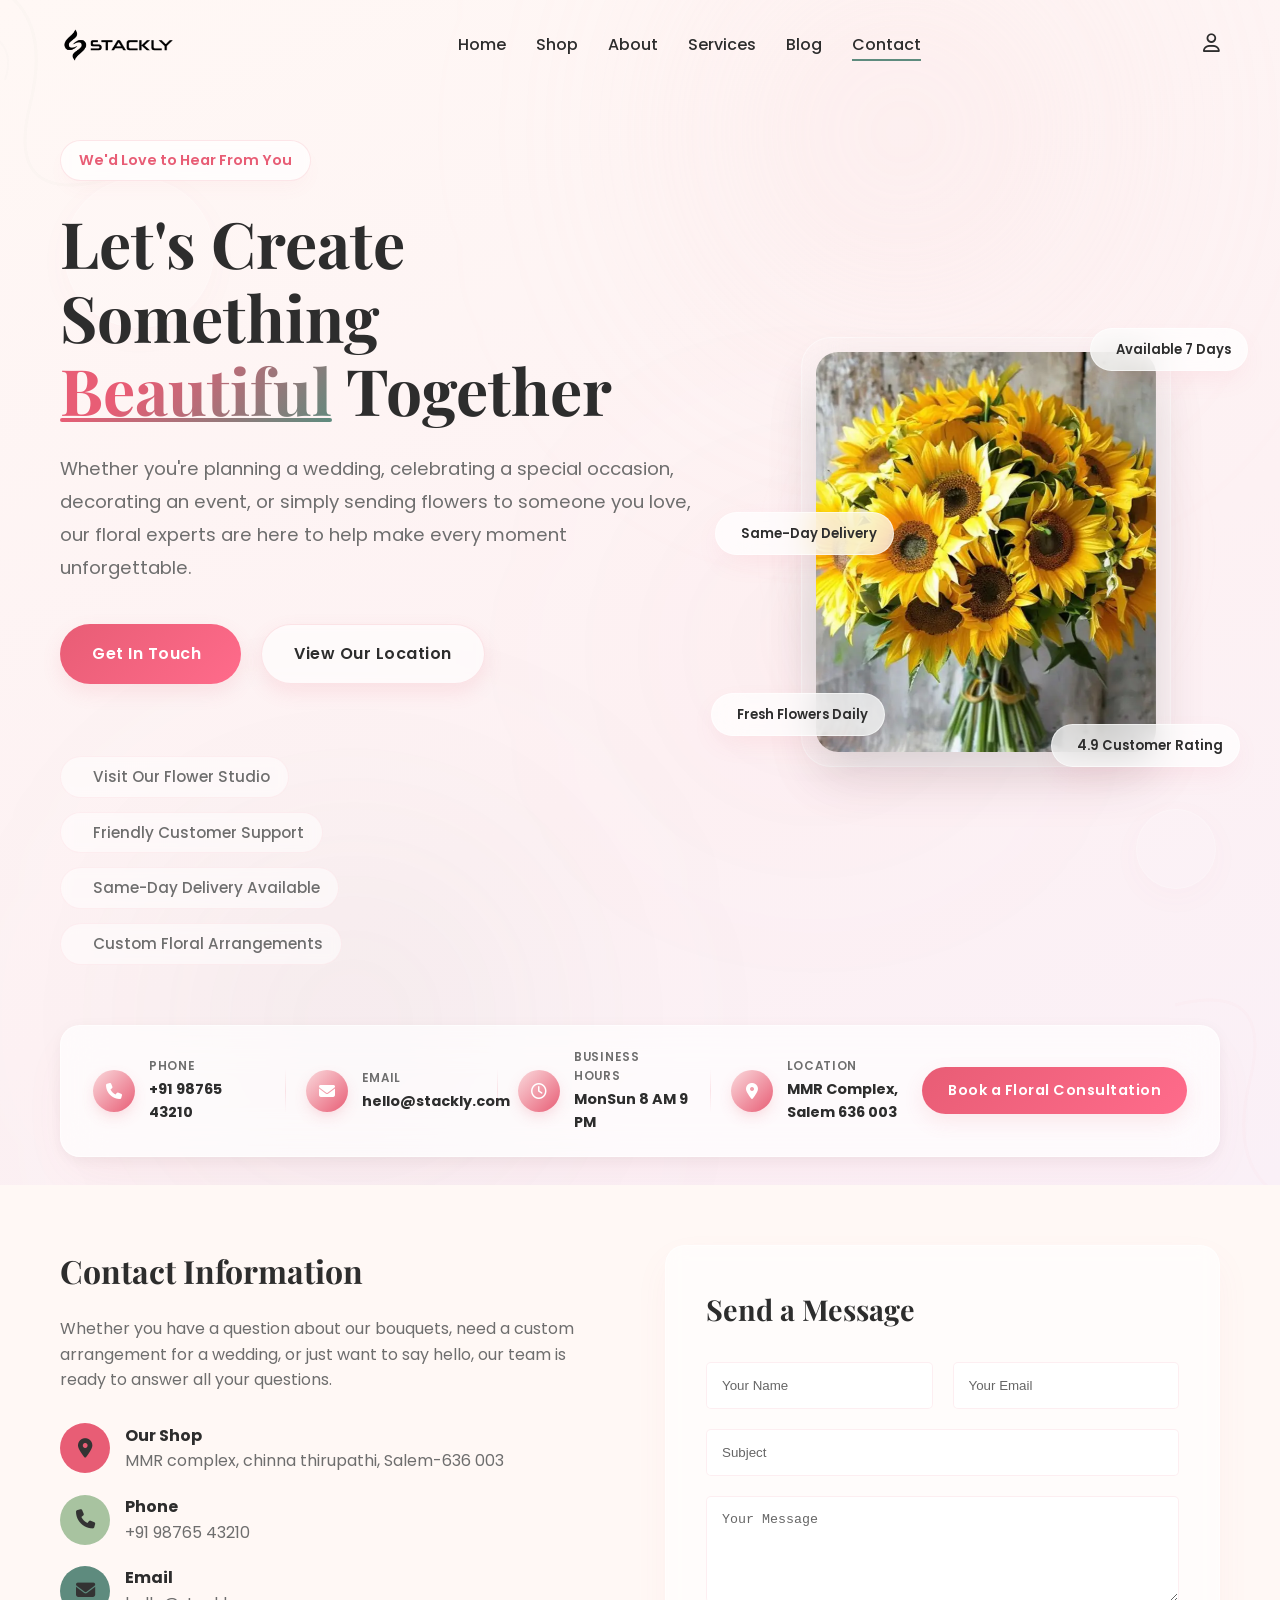
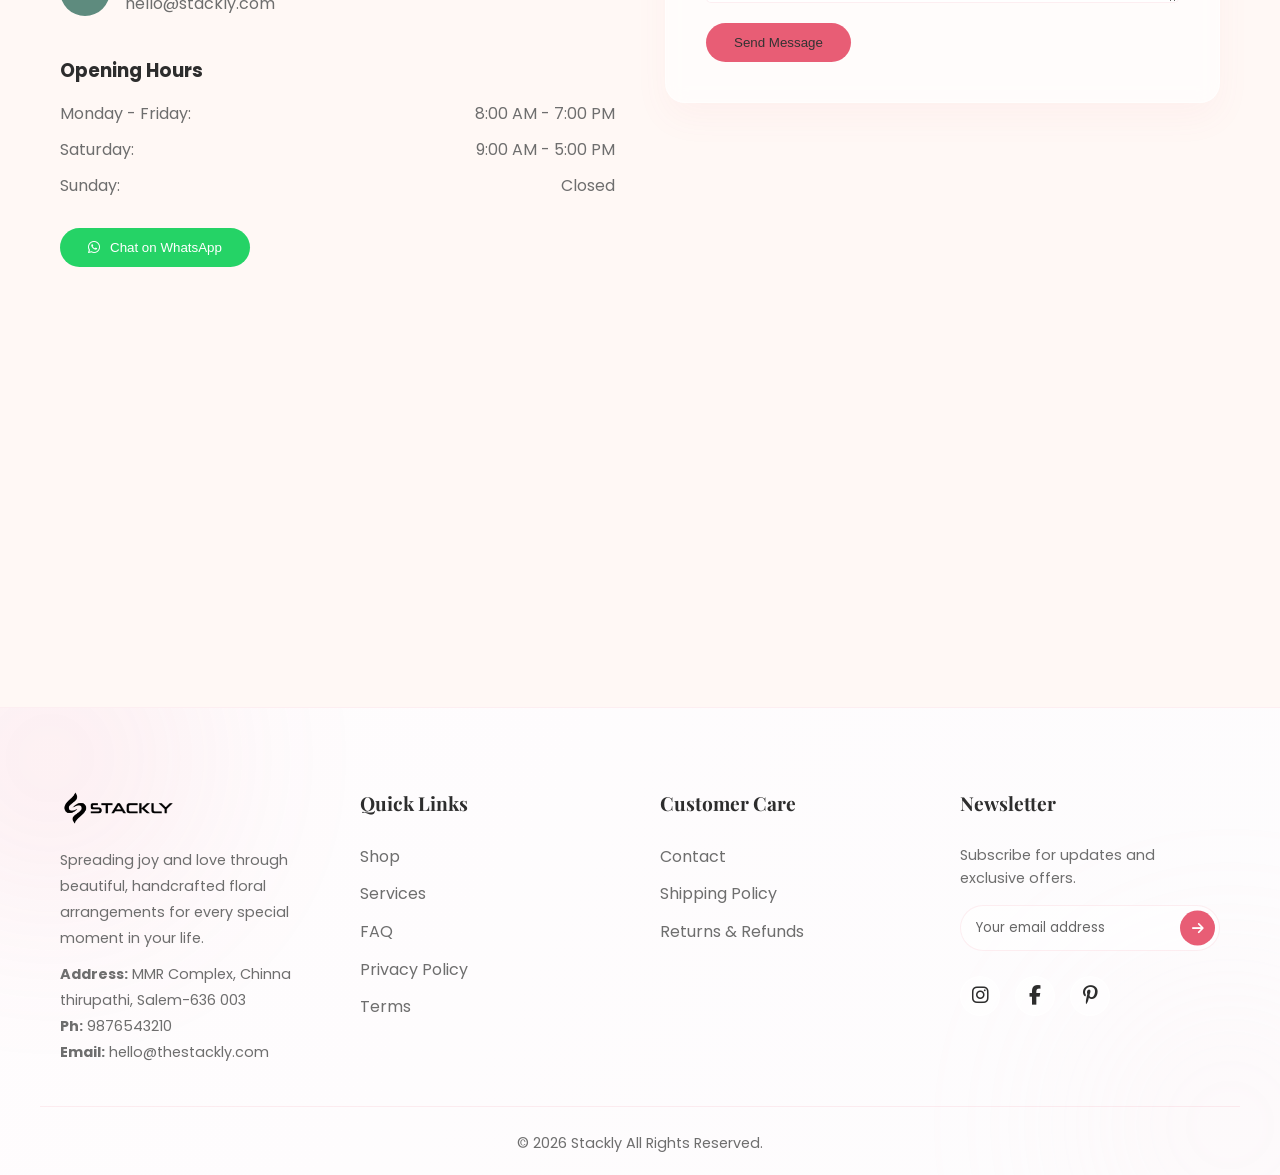
<file: contact.html>
<!DOCTYPE html>
<html lang="en">
<head>
  <meta charset="UTF-8">
  <meta name="viewport" content="width=device-width, initial-scale=1.0">
  <title>Contact Us | Stackly</title>
  <link rel="stylesheet" href="https://cdnjs.cloudflare.com/ajax/libs/font-awesome/6.4.0/css/all.min.css">
  <link rel="stylesheet" href="https://fonts.googleapis.com/css2?family=Cormorant+Garamond:ital,wght@0,400;0,500;0,600;0,700;1,400;1,600&display=swap">
  <link rel="stylesheet" href="css/style.css">
</head>
<body>
  <!-- Loader -->
  <div id="loader">
    <i class="fa-solid fa-seedling loader-icon"></i>
    <b><p>Fresh Flowers. Elegant Bouquets. Fast Delivery</p></b>
  </div>

  <!-- Scroll Progress -->
  <div id="scrollProgress"></div>
  <!-- Navbar -->
  <nav class="navbar">
    <div class="container nav-container">
      <a href="index.html" class="logo"><img src="stackly%20logo.webp" alt="Stackly" style="height: 40px; width: auto; object-fit: contain;"></a>
      <ul class="nav-links">
        <li><a href="index.html">Home</a></li>
        <li><a href="shop.html">Shop</a></li>
        <li><a href="about.html">About</a></li>
        <li><a href="services.html">Services</a></li>
        <li><a href="blog.html">Blog</a></li>
        <li><a href="contact.html" class="active">Contact</a></li>
      </ul>
      <div class="nav-icons">

        <a href="login.html"><i class="fa-regular fa-user"></i></a>

        <div class="hamburger"><i class="fa-solid fa-bars"></i></div>
      </div>
    </div>
  </nav>

  <!-- Contact Hero Section -->
  <header class="hero-contact-premium">

    <!-- -- Background Layer -- -->
    <div class="hero-bg-shapes">
      <div class="blob blob-1"></div>
      <div class="blob blob-2"></div>
      <div class="blob blob-3"></div>
      <div class="glass-circle circle-1"></div>
      <div class="glass-circle circle-2"></div>
      <div class="sparkle-particles" id="sparkles-container"></div>
      <svg class="floral-vine vine-top-left" viewBox="0 0 100 100" fill="none">
        <path d="M0,0 Q30,10 20,50 T50,80" stroke="rgba(94,139,126,0.05)" stroke-width="1.2"/>
        <path d="M0,20 Q15,25 10,40" stroke="rgba(94,139,126,0.04)" stroke-width="0.8"/>
      </svg>
      <svg class="floral-vine vine-bottom-right" viewBox="0 0 100 100" fill="none">
        <path d="M100,100 Q70,90 80,50 T50,20" stroke="rgba(232,93,117,0.05)" stroke-width="1.2"/>
      </svg>
    </div>

    <!-- -- Two-Column Layout -- -->
    <div class="container hero-container-contact">

      <!-- LEFT: Warm Copy & Quick Info -->
      <div class="hero-content-left">
        <div class="badge-premium">
          <span> We'd Love to Hear From You</span>
        </div>

        <h1 class="hero-title-premium">
          Let's Create Something<br>
          <span class="highlight-beautiful">Beautiful</span> Together
        </h1>

        <p class="hero-subtitle-premium">
          Whether you're planning a wedding, celebrating a special occasion, decorating an event, or simply sending flowers to someone you love, our floral experts are here to help make every moment unforgettable.
        </p>

        <div class="hero-btns-premium">
          <a href="#contactFormSection" class="btn-premium btn-premium-primary">
            Get In Touch <span class="arrow"></span>
          </a>
          <a href="#contactMapSection" class="btn-premium btn-premium-secondary">
            View Our Location
          </a>
        </div>

        <!-- Quick Info Rows -->
        <div class="contact-quick-info">
          <div class="cqi-item">
            <span class="cqi-icon"></span>
            <span class="cqi-label">Visit Our Flower Studio</span>
          </div>
          <div class="cqi-item">
            <span class="cqi-icon"></span>
            <span class="cqi-label">Friendly Customer Support</span>
          </div>
          <div class="cqi-item">
            <span class="cqi-icon"></span>
            <span class="cqi-label">Same-Day Delivery Available</span>
          </div>
          <div class="cqi-item">
            <span class="cqi-icon"></span>
            <span class="cqi-label">Custom Floral Arrangements</span>
          </div>
        </div>
      </div>

      <!-- RIGHT: Florist Shop Visual Composition -->
      <div class="hero-visual-right-contact">
        <!-- Glow ambience -->
        <div class="glow-bg-contact"></div>
        <div class="glow-bg-contact-green"></div>

        <!-- Glassmorphic backdrop -->
        <div class="glass-panel-contact"></div>

        <!-- Main image -->
        <div class="contact-img-wrap">
          <img src="assets/cat_sunflowers.webp"
               alt="Professional florist in luxury flower shop"
               class="contact-hero-img">
        </div>

        <!-- Floating flower emojis -->
        <span class="floating-flower rose-1"   data-speed="1.3"></span>
        <span class="floating-flower tulip-1"  data-speed="-1.1"></span>
        <span class="floating-flower orchid-1" data-speed="1.6"></span>
        <span class="floating-flower lily-1"   data-speed="-1.4"></span>
        <span class="floating-flower leaf-1"   data-speed="2.0"></span>
        <span class="floating-flower leaf-2"   data-speed="-1.7"></span>

        <!-- Floating info badges -->
        <div class="floating-card contact-badge-tr glass-card-premium" data-speed="1.8">
          <span class="card-emoji"></span>
          <span class="card-text">Available 7 Days</span>
        </div>
        <div class="floating-card contact-badge-ml glass-card-premium" data-speed="-1.5">
          <span class="card-emoji"></span>
          <span class="card-text">Same-Day Delivery</span>
        </div>
        <div class="floating-card contact-badge-br glass-card-premium" data-speed="1.3">
          <span class="card-emoji"></span>
          <span class="card-text">4.9 Customer Rating</span>
        </div>
        <div class="floating-card contact-badge-bl glass-card-premium" data-speed="-1.2">
          <span class="card-emoji"></span>
          <span class="card-text">Fresh Flowers Daily</span>
        </div>
      </div>
    </div>

    <!-- -- Floating Quick-Action Contact Card -- -->
    <div class="contact-quick-card-wrap">
      <div class="container">
        <div class="contact-quick-card glass">
          <div class="cqc-item">
            <div class="cqc-icon-wrap">
              <i class="fa-solid fa-phone"></i>
            </div>
            <div class="cqc-info">
              <span class="cqc-label">Phone</span>
              <a href="tel:+919876543210" class="cqc-value">+91 98765 43210</a>
            </div>
          </div>
          <div class="cqc-divider"></div>
          <div class="cqc-item">
            <div class="cqc-icon-wrap">
              <i class="fa-solid fa-envelope"></i>
            </div>
            <div class="cqc-info">
              <span class="cqc-label">Email</span>
              <a href="mailto:hello@stackly.com" class="cqc-value">hello@stackly.com</a>
            </div>
          </div>
          <div class="cqc-divider"></div>
          <div class="cqc-item">
            <div class="cqc-icon-wrap">
              <i class="fa-regular fa-clock"></i>
            </div>
            <div class="cqc-info">
              <span class="cqc-label">Business Hours</span>
              <span class="cqc-value">MonSun  8 AM  9 PM</span>
            </div>
          </div>
          <div class="cqc-divider"></div>
          <div class="cqc-item">
            <div class="cqc-icon-wrap">
              <i class="fa-solid fa-location-dot"></i>
            </div>
            <div class="cqc-info">
              <span class="cqc-label">Location</span>
              <span class="cqc-value">MMR Complex, Salem  636 003</span>
            </div>
          </div>
          <div class="cqc-cta">
            <a href="#contactFormSection" class="btn-premium btn-premium-primary" style="font-size:0.9rem; padding: 12px 26px;">
              Book a Floral Consultation
            </a>
          </div>
        </div>
      </div>
    </div>

  </header>

  <section class="section" id="contactFormSection">
    <div class="container" style="display: flex; flex-wrap: wrap; gap: 50px;">
      <!-- Contact Info -->
      <div style="flex: 1; min-width: 250px;" class="fade-up">
        <h2 style="font-size: 2rem; margin-bottom: 20px;">Contact Information</h2>
        <p style="color: var(--color-text-muted); margin-bottom: 30px;">Whether you have a question about our bouquets, need a custom arrangement for a wedding, or just want to say hello, our team is ready to answer all your questions.</p>
        
        <div style="display: flex; flex-direction: column; gap: 20px;">
          <div style="display: flex; align-items: center; gap: 15px;">
            <div style="width: 50px; height: 50px; border-radius: 50%; background: var(--color-primary); display: flex; align-items: center; justify-content: center; color: #333; font-size: 1.2rem;">
              <i class="fa-solid fa-location-dot"></i>
            </div>
            <div>
              <h4 style="font-family: var(--font-body);">Our Shop</h4>
              <p style="color: var(--color-text-muted);">MMR complex, chinna thirupathi, Salem-636 003</p>
            </div>
          </div>
          
          <div style="display: flex; align-items: center; gap: 15px;">
            <div style="width: 50px; height: 50px; border-radius: 50%; background: var(--color-success); display: flex; align-items: center; justify-content: center; color: #333; font-size: 1.2rem;">
              <i class="fa-solid fa-phone"></i>
            </div>
            <div>
              <h4 style="font-family: var(--font-body);">Phone</h4>
              <p style="color: var(--color-text-muted);">+91 98765 43210</p>
            </div>
          </div>

          <div style="display: flex; align-items: center; gap: 15px;">
            <div style="width: 50px; height: 50px; border-radius: 50%; background: var(--color-accent); display: flex; align-items: center; justify-content: center; color: #333; font-size: 1.2rem;">
              <i class="fa-solid fa-envelope"></i>
            </div>
            <div>
              <h4 style="font-family: var(--font-body);">Email</h4>
              <p style="color: var(--color-text-muted);">hello@stackly.com</p>
            </div>
          </div>
        </div>
        
        <h3 style="margin-top: 40px; margin-bottom: 15px; font-family: var(--font-body);">Opening Hours</h3>
        <ul style="color: var(--color-text-muted); display: flex; flex-direction: column; gap: 10px;">
          <li style="display: flex; justify-content: space-between;"><span>Monday - Friday:</span> <span>8:00 AM - 7:00 PM</span></li>
          <li style="display: flex; justify-content: space-between;"><span>Saturday:</span> <span>9:00 AM - 5:00 PM</span></li>
          <li style="display: flex; justify-content: space-between;"><span>Sunday:</span> <span>Closed</span></li>
        </ul>
        
        <button class="btn btn-success" style="margin-top: 30px; background: #25D366; color: white; display: flex; align-items: center; gap: 10px;"><i class="fa-brands fa-whatsapp"></i> Chat on WhatsApp</button>
      </div>
      
      <!-- Contact Form -->
      <div style="flex: 1; min-width: 250px;" class="fade-up">
        <form class="glass" style="padding: 40px; border-radius: var(--radius); display: flex; flex-direction: column; gap: 20px;">
          <h3 style="font-size: 1.8rem; margin-bottom: 10px;">Send a Message</h3>
          
          <div style="display: flex; gap: 20px;">
            <input type="text" placeholder="Your Name" style="flex: 1; padding: 15px; border-radius: 5px; border: 1px solid var(--color-border); background: var(--color-surface); color: var(--color-text); outline: none;">
            <input type="email" placeholder="Your Email" style="flex: 1; padding: 15px; border-radius: 5px; border: 1px solid var(--color-border); background: var(--color-surface); color: var(--color-text); outline: none;">
          </div>
          
          <input type="text" placeholder="Subject" style="width: 100%; padding: 15px; border-radius: 5px; border: 1px solid var(--color-border); background: var(--color-surface); color: var(--color-text); outline: none;">
          
          <textarea placeholder="Your Message" rows="5" style="width: 100%; padding: 15px; border-radius: 5px; border: 1px solid var(--color-border); background: var(--color-surface); color: var(--color-text); outline: none; resize: vertical;"></textarea>
          
          <button type="submit" class="btn btn-primary" style="align-self: flex-start;">Send Message</button>
        </form>
      </div>
    </div>
  </section>

  <!-- Google Map -->
  <div id="contactMapSection" style="height: 400px; width: 100%; margin-bottom: -20px;">
    <iframe 
      src="https://maps.google.com/maps?q=Salem&t=&z=13&ie=UTF8&iwloc=&output=embed" 
      width="100%" 
      height="100%" 
      style="border:0;" 
      allowfullscreen="" 
      loading="lazy" 
      referrerpolicy="no-referrer-when-downgrade">
    </iframe>
  </div>

  <!-- Footer -->
    <!-- ═══════════════════════════════════════════════════
       PREMIUM DARK FLORAL FOOTER
       ═══════════════════════════════════════════════════ -->
  

  <script src="js/script.js"></script>
  <!-- ═══════════════════════════════════════
       CINEMATIC SUNSET FOOTER
       ═══════════════════════════════════════ -->
  <footer class="footer-cinematic">

    <!-- ── Canvas layer for fireflies + petals ── -->
    <canvas id="footerCanvas" class="footer-canvas" aria-hidden="true"></canvas>

    <!-- ── Background gradient layers ── -->
    <div class="fc-bg-gradient" aria-hidden="true">
      <div class="fc-fog"></div>
      <div class="fc-mesh-light ml-1"></div>
      <div class="fc-mesh-light ml-2"></div>
      <div class="fc-mesh-light ml-3"></div>
      <!-- Flower field silhouette -->
      <svg class="fc-field-silhouette" viewBox="0 0 1440 220" preserveAspectRatio="none" xmlns="http://www.w3.org/2000/svg" aria-hidden="true">
        <path d="M0,180 Q40,120 80,160 Q100,100 130,150 Q160,80 200,140 Q240,60 280,130 Q320,70 360,130 Q400,50 440,130 Q480,75 520,140 Q560,55 600,130 Q640,80 680,140 Q720,60 760,135 Q800,70 840,145 Q880,50 920,130 Q960,80 1000,145 Q1040,55 1080,130 Q1120,75 1160,140 Q1200,60 1240,130 Q1280,85 1320,145 Q1360,70 1400,140 L1440,160 L1440,220 L0,220 Z" fill="#2E2330"/>
        <!-- Flower stems -->
        <g stroke="#3d2e4a" stroke-width="1.2" fill="none" opacity="0.6">
          <line x1="100" y1="200" x2="105" y2="140"/>
          <ellipse cx="105" cy="135" rx="8" ry="12" fill="#4a3d5a" stroke="none"/>
          <line x1="250" y1="200" x2="255" y2="125"/>
          <circle cx="255" cy="118" r="9" fill="#5c3d6e" stroke="none"/>
          <line x1="430" y1="200" x2="435" y2="115"/>
          <ellipse cx="435" cy="108" rx="7" ry="11" fill="#4a3560" stroke="none"/>
          <line x1="680" y1="200" x2="685" y2="120"/>
          <circle cx="685" cy="113" r="8" fill="#5e3d70" stroke="none"/>
          <line x1="900" y1="200" x2="905" y2="110"/>
          <ellipse cx="905" cy="103" rx="9" ry="13" fill="#4a3568" stroke="none"/>
          <line x1="1100" y1="200" x2="1105" y2="125"/>
          <circle cx="1105" cy="118" r="7" fill="#56386a" stroke="none"/>
          <line x1="1330" y1="200" x2="1335" y2="135"/>
          <ellipse cx="1335" cy="128" rx="8" ry="11" fill="#4e3565" stroke="none"/>
        </g>
      </svg>
      <!-- Botanical border top -->
      <svg class="fc-botanical-border fc-bb-top" viewBox="0 0 1440 60" preserveAspectRatio="none" aria-hidden="true">
        <path d="M0,40 C120,20 240,55 360,35 C480,15 600,50 720,30 C840,10 960,45 1080,25 C1200,5 1320,40 1440,20" stroke="rgba(242,106,141,0.12)" stroke-width="1.5" fill="none"/>
        <path d="M0,50 C100,30 220,60 340,45 C460,30 580,55 700,40 C820,25 940,55 1060,38 C1180,22 1300,50 1440,32" stroke="rgba(216,180,106,0.08)" stroke-width="1" fill="none"/>
      </svg>
    </div>

    <div class="container fc-inner">

      <!-- ━━━ TOP CTA ━━━ -->
      <div class="fc-cta-section">
        <p class="fc-cta-pre">✦ Premium Floral Studio</p>
        <h2 class="fc-cta-heading">
          Every Flower<br>
          <em>Tells A Beautiful Story</em>
        </h2>
        <p class="fc-cta-desc">Bring your celebrations to life with handcrafted bouquets made from the freshest blooms.</p>
        <div class="fc-cta-btns">
          <a href="shop.html" class="fc-btn-primary">Explore Collection <span>→</span></a>
          <a href="contact.html" class="fc-btn-ghost">Book Your Bouquet <span>→</span></a>
        </div>
      </div>

      <!-- ━━━ FLOATING BOUQUET ━━━ -->
      <div class="fc-bouquet-section" aria-hidden="true">
        <div class="fc-glow-ring"></div>
        <div class="fc-glow-ring fc-glow-ring-2"></div>
        <div class="fc-bouquet-glass"></div>
        <div class="fc-bouquet-wrap">
          <img src="assets/hero.webp" alt="Premium luxury bouquet" class="fc-bouquet-img">
        </div>
        <!-- Orbiting petal particles -->
        <span class="fc-orbit-petal op-1">🌸</span>
        <span class="fc-orbit-petal op-2">🌹</span>
        <span class="fc-orbit-petal op-3">🌷</span>
        <span class="fc-orbit-petal op-4">🌼</span>
        <span class="fc-orbit-petal op-5">🍃</span>
        <span class="fc-orbit-petal op-6">✨</span>
      </div>

      <!-- ━━━ FOUR GLASS CARDS ━━━ -->
      <div class="fc-cards-grid">

        <!-- Card 1: About -->
        <div class="fc-glass-card">
          <div class="fc-card-icon">🌺</div>
          <h3 class="fc-card-title">About Us</h3>
          <p class="fc-card-desc">We craft handcrafted floral stories for every milestone — weddings, birthdays, and life's most beautiful moments.</p>
          <a href="about.html" class="fc-card-link">Learn More <span>→</span></a>
        </div>

        <!-- Card 2: Customer Care -->
        <div class="fc-glass-card">
          <div class="fc-card-icon">💌</div>
          <h3 class="fc-card-title">Customer Care</h3>
          <ul class="fc-card-list">
            <li><a href="404.html">Shipping</a></li>
            <li><a href="404.html">Returns</a></li>
            <li><a href="faq.html">FAQ</a></li>
            <li><a href="contact.html">Support</a></li>
          </ul>
        </div>

        <!-- Card 3: Collections -->
        <div class="fc-glass-card">
          <div class="fc-card-icon">💐</div>
          <h3 class="fc-card-title">Our Collections</h3>
          <ul class="fc-card-list">
            <li><a href="shop.html">Wedding</a></li>
            <li><a href="shop.html">Birthday</a></li>
            <li><a href="shop.html">Luxury Roses</a></li>
            <li><a href="shop.html">Indoor Plants</a></li>
            <li><a href="shop.html">Seasonal Flowers</a></li>
          </ul>
        </div>

        <!-- Card 4: Visit Store -->
        <div class="fc-glass-card">
          <div class="fc-card-icon">📍</div>
          <h3 class="fc-card-title">Visit Our Store</h3>
          <ul class="fc-contact-list">
            <li><i class="fa-solid fa-location-dot"></i><span>MMR Complex, Salem – 636 003</span></li>
            <li><i class="fa-solid fa-phone"></i><a href="tel:+919876543210">+91 98765 43210</a></li>
            <li><i class="fa-solid fa-envelope"></i><a href="mailto:hello@stackly.com">hello@stackly.com</a></li>
            <li><i class="fa-regular fa-clock"></i><span>Mon–Sun · 8 AM – 9 PM</span></li>
          </ul>
        </div>

      </div><!-- /fc-cards-grid -->

      <!-- ━━━ NEWSLETTER ━━━ -->
      <div class="fc-newsletter-box">
        <div class="fc-nl-deco">🌸</div>
        <h3 class="fc-nl-heading">Join Our Bloom Club</h3>
        <p class="fc-nl-desc">Receive exclusive discounts, flower care tips, and seasonal collections.</p>
        <form class="fc-nl-form" action="404.html" onsubmit="return false;">
          <div class="fc-nl-input-wrap">
            <input type="email" placeholder="Your email address ✉" autocomplete="email">
            <button type="submit" class="fc-nl-btn">
              <span class="fc-nl-btn-text">Subscribe</span>
              <span class="fc-nl-btn-icon">🌸</span>
            </button>
          </div>
        </form>
      </div>

      <!-- ━━━ SOCIAL SECTION ━━━ -->
      <div class="fc-social-section">
        <p class="fc-social-label">Follow Our Floral Journey</p>
        <div class="fc-social-row">
          <a href="404.html" class="fc-social-circle" aria-label="Instagram" style="--sc: #E1306C">
            <i class="fa-brands fa-instagram"></i>
            <span class="fc-social-ripple"></span>
          </a>
          <a href="404.html" class="fc-social-circle" aria-label="Facebook" style="--sc: #1877F2">
            <i class="fa-brands fa-facebook-f"></i>
            <span class="fc-social-ripple"></span>
          </a>
          <a href="404.html" class="fc-social-circle" aria-label="Pinterest" style="--sc: #E60023">
            <i class="fa-brands fa-pinterest-p"></i>
            <span class="fc-social-ripple"></span>
          </a>
          <a href="404.html" class="fc-social-circle" aria-label="WhatsApp" style="--sc: #25D366">
            <i class="fa-brands fa-whatsapp"></i>
            <span class="fc-social-ripple"></span>
          </a>
          <a href="404.html" class="fc-social-circle" aria-label="YouTube" style="--sc: #FF0000">
            <i class="fa-brands fa-youtube"></i>
            <span class="fc-social-ripple"></span>
          </a>
        </div>
      </div>

    </div><!-- /fc-inner -->

    <!-- ━━━ BOTTOM BAR ━━━ -->
    <div class="fc-bottom-bar">
      <div class="container fc-bottom-inner">
        <p class="fc-copy">© 2026 Bloom &amp; Blossom</p>
        <nav class="fc-legal" aria-label="Legal">
          <a href="404.html">Privacy Policy</a>
          <span class="fc-dot">·</span>
          <a href="404.html">Terms</a>
          <span class="fc-dot">·</span>
          <a href="404.html">Cookies</a>
          <span class="fc-dot">·</span>
          <a href="404.html">Refund Policy</a>
        </nav>
        <p class="fc-made">Made with ❤️ for Flower Lovers</p>
      </div>
    </div>

  </footer>

  <!-- ━━━ Footer Canvas Animation ━━━ -->
  <script>
  (function(){
    const canvas = document.getElementById('footerCanvas');
    if(!canvas) return;
    const ctx = canvas.getContext('2d');
    let W, H, particles = [], petals = [];

    function resize(){
      W = canvas.width  = canvas.offsetWidth;
      H = canvas.height = canvas.offsetHeight;
    }
    window.addEventListener('resize', resize);
    resize();

    // Fireflies
    for(let i = 0; i < 55; i++){
      particles.push({
        x: Math.random() * 1440,
        y: Math.random() * H,
        r: Math.random() * 2.2 + 0.6,
        vx: (Math.random() - 0.5) * 0.35,
        vy: (Math.random() - 0.5) * 0.35,
        alpha: Math.random(),
        dAlpha: (Math.random() * 0.012 + 0.004) * (Math.random() < 0.5 ? 1 : -1),
        color: Math.random() < 0.5 ? '#D8B46A' : '#9CCB9B'
      });
    }

    // Petals
    const PETALS = ['🌸','🌹','🌷','🌼','🍃'];
    for(let i = 0; i < 18; i++){
      petals.push({
        x: Math.random() * 1440,
        y: Math.random() * H,
        size: Math.random() * 14 + 10,
        vx: (Math.random() - 0.5) * 0.4,
        vy: Math.random() * 0.4 + 0.15,
        rotation: Math.random() * Math.PI * 2,
        vr: (Math.random() - 0.5) * 0.02,
        alpha: Math.random() * 0.4 + 0.15,
        emoji: PETALS[Math.floor(Math.random() * PETALS.length)]
      });
    }

    function draw(){
      ctx.clearRect(0, 0, W, H);

      // Fireflies
      particles.forEach(p => {
        p.x += p.vx; p.y += p.vy;
        p.alpha += p.dAlpha;
        if(p.alpha <= 0 || p.alpha >= 1) p.dAlpha *= -1;
        if(p.x < 0) p.x = W; if(p.x > W) p.x = 0;
        if(p.y < 0) p.y = H; if(p.y > H) p.y = 0;

        const grad = ctx.createRadialGradient(p.x, p.y, 0, p.x, p.y, p.r * 3.5);
        grad.addColorStop(0, p.color);
        grad.addColorStop(1, 'transparent');
        ctx.globalAlpha = Math.max(0, Math.min(1, p.alpha)) * 0.75;
        ctx.beginPath();
        ctx.arc(p.x, p.y, p.r * 3.5, 0, Math.PI * 2);
        ctx.fillStyle = grad;
        ctx.fill();
        ctx.globalAlpha = Math.max(0, Math.min(1, p.alpha));
        ctx.beginPath();
        ctx.arc(p.x, p.y, p.r, 0, Math.PI * 2);
        ctx.fillStyle = p.color;
        ctx.fill();
      });

      // Petals
      petals.forEach(p => {
        p.x += p.vx; p.y += p.vy; p.rotation += p.vr;
        if(p.y > H + 30) { p.y = -30; p.x = Math.random() * W; }
        ctx.globalAlpha = p.alpha;
        ctx.save();
        ctx.translate(p.x, p.y);
        ctx.rotate(p.rotation);
        ctx.font = p.size + 'px serif';
        ctx.textAlign = 'center';
        ctx.textBaseline = 'middle';
        ctx.fillText(p.emoji, 0, 0);
        ctx.restore();
      });

      ctx.globalAlpha = 1;
      requestAnimationFrame(draw);
    }
    draw();

    // Mouse parallax on bouquet
    const bouquetWrap = document.querySelector('.fc-bouquet-wrap');
    const footer = document.querySelector('.footer-cinematic');
    if(bouquetWrap && footer){
      footer.addEventListener('mousemove', e => {
        const rect = footer.getBoundingClientRect();
        const mx = (e.clientX - rect.left - rect.width / 2) / rect.width;
        const my = (e.clientY - rect.top  - rect.height/ 2) / rect.height;
        bouquetWrap.style.transform = `translateY(var(--fc-float-offset, 0px)) rotate(${mx * 3}deg) translateX(${mx * 12}px) translateY(${my * 8}px)`;
      });
      footer.addEventListener('mouseleave', () => {
        bouquetWrap.style.transform = '';
      });
    }
  })();
  </script>
</body>
</html>
</file>
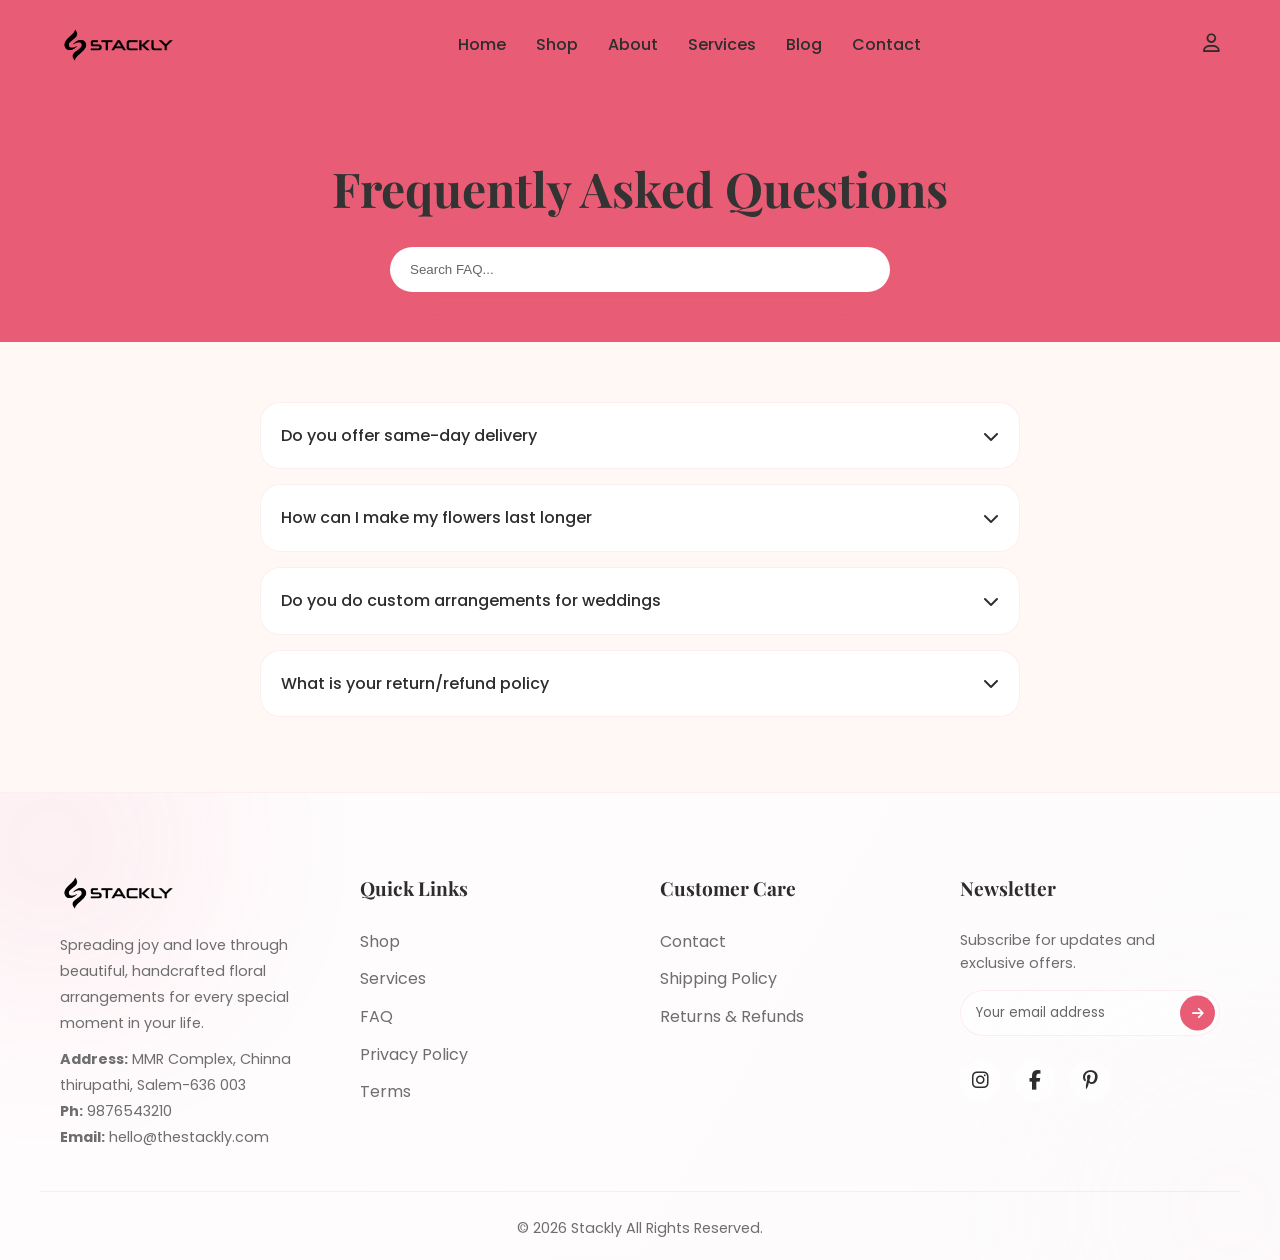
<file: faq.html>
<!DOCTYPE html>
<html lang="en">
<head>
  <meta charset="UTF-8">
  <meta name="viewport" content="width=device-width, initial-scale=1.0">
  <title>FAQ | Stackly</title>
  <link rel="stylesheet" href="https://cdnjs.cloudflare.com/ajax/libs/font-awesome/6.4.0/css/all.min.css">
  <link rel="stylesheet" href="https://fonts.googleapis.com/css2?family=Cormorant+Garamond:ital,wght@0,400;0,500;0,600;0,700;1,400;1,600&display=swap">
  <link rel="stylesheet" href="css/style.css">
  <style>
    .faq-item {
      border: 1px solid var(--color-border);
      border-radius: var(--radius);
      margin-bottom: 15px;
      overflow: hidden;
      background: var(--color-surface);
    }
    .faq-question {
      padding: 20px;
      cursor: pointer;
      display: flex;
      justify-content: space-between;
      align-items: center;
      font-weight: 500;
      transition: var(--transition);
    }
    .faq-question:hover {
      background: var(--color-bg);
      color: var(--color-primary);
    }
    .faq-answer {
      padding: 0 20px;
      max-height: 0;
      overflow: hidden;
      transition: max-height 0.3s ease, padding 0.3s ease;
      color: var(--color-text-muted);
    }
    .faq-item.active .faq-answer {
      max-height: 200px;
      padding: 20px;
      border-top: 1px solid var(--color-border);
    }
    .faq-item.active .faq-question i {
      transform: rotate(180deg);
    }
  </style>
</head>
<body>
  <!-- Navbar -->
  <nav class="navbar scrolled">
    <div class="container nav-container">
      <a href="index.html" class="logo"><img src="stackly%20logo.webp" alt="Stackly" style="height: 40px; width: auto; object-fit: contain;"></a>
      <ul class="nav-links">
        <li><a href="index.html">Home</a></li>
        <li><a href="shop.html">Shop</a></li>
        <li><a href="about.html">About</a></li>
        <li><a href="services.html">Services</a></li>
        <li><a href="blog.html">Blog</a></li>
        <li><a href="contact.html">Contact</a></li>
      </ul>
      <div class="nav-icons">

        <a href="login.html"><i class="fa-regular fa-user"></i></a>

        <div class="hamburger"><i class="fa-solid fa-bars"></i></div>
      </div>
    </div>
  </nav>

  <!-- Page Header -->
  <header style="padding: 150px 0 50px; background: var(--color-primary); text-align: center;">
    <h1 style="font-size: 3rem; margin-bottom: 10px; color: #333;">Frequently Asked Questions</h1>
    <div style="max-width: 500px; margin: 20px auto 0;">
      <input type="text" placeholder="Search FAQ..." style="width: 100%; padding: 15px 20px; border-radius: 30px; border: none; outline: none; box-shadow: var(--glass-shadow);">
    </div>
  </header>

  <section class="section">
    <div class="container fade-up" style="max-width: 800px;">
      
      <div class="faq-item">
        <div class="faq-question">
          <span>Do you offer same-day delivery</span>
          <i class="fa-solid fa-chevron-down" style="transition: transform 0.3s;"></i>
        </div>
        <div class="faq-answer">
          Yes! We offer same-day delivery for orders placed before 2:00 PM local time. Any orders placed after 2:00 PM will be delivered the following business day.
        </div>
      </div>

      <div class="faq-item">
        <div class="faq-question">
          <span>How can I make my flowers last longer</span>
          <i class="fa-solid fa-chevron-down" style="transition: transform 0.3s;"></i>
        </div>
        <div class="faq-answer">
          To maximize the life of your arrangement, change the water every 2 days, trim the stems at a 45-degree angle before placing them in water, and keep them away from direct sunlight, drafts, and fruit. We also include a packet of flower food with every order!
        </div>
      </div>

      <div class="faq-item">
        <div class="faq-question">
          <span>Do you do custom arrangements for weddings</span>
          <i class="fa-solid fa-chevron-down" style="transition: transform 0.3s;"></i>
        </div>
        <div class="faq-answer">
          Absolutely. We specialize in bespoke wedding floristry. Please visit our Services page or contact us directly to schedule a consultation with our lead floral designer.
        </div>
      </div>

      <div class="faq-item">
        <div class="faq-question">
          <span>What is your return/refund policy</span>
          <i class="fa-solid fa-chevron-down" style="transition: transform 0.3s;"></i>
        </div>
        <div class="faq-answer">
          Because flowers are perishable, we do not accept returns. However, if your arrangement arrives damaged or you are unsatisfied with the quality, please contact us within 24 hours with a photo, and we will gladly replace it or issue a refund.
        </div>
      </div>
      
    </div>
  </section>

  <!-- Footer -->
    <!-- ═══════════════════════════════════════════════════
       PREMIUM DARK FLORAL FOOTER
       ═══════════════════════════════════════════════════ -->
  

  <script src="js/script.js"></script>
  <script>
    document.querySelectorAll('.faq-question').forEach(q => {
      q.addEventListener('click', () => {
        const item = q.parentElement;
        item.classList.toggle('active');
      });
    });
  </script>
  <!-- ═══════════════════════════════════════
       CINEMATIC SUNSET FOOTER
       ═══════════════════════════════════════ -->
  <footer class="footer-cinematic">

    <!-- ── Canvas layer for fireflies + petals ── -->
    <canvas id="footerCanvas" class="footer-canvas" aria-hidden="true"></canvas>

    <!-- ── Background gradient layers ── -->
    <div class="fc-bg-gradient" aria-hidden="true">
      <div class="fc-fog"></div>
      <div class="fc-mesh-light ml-1"></div>
      <div class="fc-mesh-light ml-2"></div>
      <div class="fc-mesh-light ml-3"></div>
      <!-- Flower field silhouette -->
      <svg class="fc-field-silhouette" viewBox="0 0 1440 220" preserveAspectRatio="none" xmlns="http://www.w3.org/2000/svg" aria-hidden="true">
        <path d="M0,180 Q40,120 80,160 Q100,100 130,150 Q160,80 200,140 Q240,60 280,130 Q320,70 360,130 Q400,50 440,130 Q480,75 520,140 Q560,55 600,130 Q640,80 680,140 Q720,60 760,135 Q800,70 840,145 Q880,50 920,130 Q960,80 1000,145 Q1040,55 1080,130 Q1120,75 1160,140 Q1200,60 1240,130 Q1280,85 1320,145 Q1360,70 1400,140 L1440,160 L1440,220 L0,220 Z" fill="#2E2330"/>
        <!-- Flower stems -->
        <g stroke="#3d2e4a" stroke-width="1.2" fill="none" opacity="0.6">
          <line x1="100" y1="200" x2="105" y2="140"/>
          <ellipse cx="105" cy="135" rx="8" ry="12" fill="#4a3d5a" stroke="none"/>
          <line x1="250" y1="200" x2="255" y2="125"/>
          <circle cx="255" cy="118" r="9" fill="#5c3d6e" stroke="none"/>
          <line x1="430" y1="200" x2="435" y2="115"/>
          <ellipse cx="435" cy="108" rx="7" ry="11" fill="#4a3560" stroke="none"/>
          <line x1="680" y1="200" x2="685" y2="120"/>
          <circle cx="685" cy="113" r="8" fill="#5e3d70" stroke="none"/>
          <line x1="900" y1="200" x2="905" y2="110"/>
          <ellipse cx="905" cy="103" rx="9" ry="13" fill="#4a3568" stroke="none"/>
          <line x1="1100" y1="200" x2="1105" y2="125"/>
          <circle cx="1105" cy="118" r="7" fill="#56386a" stroke="none"/>
          <line x1="1330" y1="200" x2="1335" y2="135"/>
          <ellipse cx="1335" cy="128" rx="8" ry="11" fill="#4e3565" stroke="none"/>
        </g>
      </svg>
      <!-- Botanical border top -->
      <svg class="fc-botanical-border fc-bb-top" viewBox="0 0 1440 60" preserveAspectRatio="none" aria-hidden="true">
        <path d="M0,40 C120,20 240,55 360,35 C480,15 600,50 720,30 C840,10 960,45 1080,25 C1200,5 1320,40 1440,20" stroke="rgba(242,106,141,0.12)" stroke-width="1.5" fill="none"/>
        <path d="M0,50 C100,30 220,60 340,45 C460,30 580,55 700,40 C820,25 940,55 1060,38 C1180,22 1300,50 1440,32" stroke="rgba(216,180,106,0.08)" stroke-width="1" fill="none"/>
      </svg>
    </div>

    <div class="container fc-inner">

      <!-- ━━━ TOP CTA ━━━ -->
      <div class="fc-cta-section">
        <p class="fc-cta-pre">✦ Premium Floral Studio</p>
        <h2 class="fc-cta-heading">
          Every Flower<br>
          <em>Tells A Beautiful Story</em>
        </h2>
        <p class="fc-cta-desc">Bring your celebrations to life with handcrafted bouquets made from the freshest blooms.</p>
        <div class="fc-cta-btns">
          <a href="shop.html" class="fc-btn-primary">Explore Collection <span>→</span></a>
          <a href="contact.html" class="fc-btn-ghost">Book Your Bouquet <span>→</span></a>
        </div>
      </div>

      <!-- ━━━ FLOATING BOUQUET ━━━ -->
      <div class="fc-bouquet-section" aria-hidden="true">
        <div class="fc-glow-ring"></div>
        <div class="fc-glow-ring fc-glow-ring-2"></div>
        <div class="fc-bouquet-glass"></div>
        <div class="fc-bouquet-wrap">
          <img src="assets/hero.webp" alt="Premium luxury bouquet" class="fc-bouquet-img">
        </div>
        <!-- Orbiting petal particles -->
        <span class="fc-orbit-petal op-1">🌸</span>
        <span class="fc-orbit-petal op-2">🌹</span>
        <span class="fc-orbit-petal op-3">🌷</span>
        <span class="fc-orbit-petal op-4">🌼</span>
        <span class="fc-orbit-petal op-5">🍃</span>
        <span class="fc-orbit-petal op-6">✨</span>
      </div>

      <!-- ━━━ FOUR GLASS CARDS ━━━ -->
      <div class="fc-cards-grid">

        <!-- Card 1: About -->
        <div class="fc-glass-card">
          <div class="fc-card-icon">🌺</div>
          <h3 class="fc-card-title">About Us</h3>
          <p class="fc-card-desc">We craft handcrafted floral stories for every milestone — weddings, birthdays, and life's most beautiful moments.</p>
          <a href="about.html" class="fc-card-link">Learn More <span>→</span></a>
        </div>

        <!-- Card 2: Customer Care -->
        <div class="fc-glass-card">
          <div class="fc-card-icon">💌</div>
          <h3 class="fc-card-title">Customer Care</h3>
          <ul class="fc-card-list">
            <li><a href="404.html">Shipping</a></li>
            <li><a href="404.html">Returns</a></li>
            <li><a href="faq.html">FAQ</a></li>
            <li><a href="contact.html">Support</a></li>
          </ul>
        </div>

        <!-- Card 3: Collections -->
        <div class="fc-glass-card">
          <div class="fc-card-icon">💐</div>
          <h3 class="fc-card-title">Our Collections</h3>
          <ul class="fc-card-list">
            <li><a href="shop.html">Wedding</a></li>
            <li><a href="shop.html">Birthday</a></li>
            <li><a href="shop.html">Luxury Roses</a></li>
            <li><a href="shop.html">Indoor Plants</a></li>
            <li><a href="shop.html">Seasonal Flowers</a></li>
          </ul>
        </div>

        <!-- Card 4: Visit Store -->
        <div class="fc-glass-card">
          <div class="fc-card-icon">📍</div>
          <h3 class="fc-card-title">Visit Our Store</h3>
          <ul class="fc-contact-list">
            <li><i class="fa-solid fa-location-dot"></i><span>MMR Complex, Salem – 636 003</span></li>
            <li><i class="fa-solid fa-phone"></i><a href="tel:+919876543210">+91 98765 43210</a></li>
            <li><i class="fa-solid fa-envelope"></i><a href="mailto:hello@stackly.com">hello@stackly.com</a></li>
            <li><i class="fa-regular fa-clock"></i><span>Mon–Sun · 8 AM – 9 PM</span></li>
          </ul>
        </div>

      </div><!-- /fc-cards-grid -->

      <!-- ━━━ NEWSLETTER ━━━ -->
      <div class="fc-newsletter-box">
        <div class="fc-nl-deco">🌸</div>
        <h3 class="fc-nl-heading">Join Our Bloom Club</h3>
        <p class="fc-nl-desc">Receive exclusive discounts, flower care tips, and seasonal collections.</p>
        <form class="fc-nl-form" action="404.html" onsubmit="return false;">
          <div class="fc-nl-input-wrap">
            <input type="email" placeholder="Your email address ✉" autocomplete="email">
            <button type="submit" class="fc-nl-btn">
              <span class="fc-nl-btn-text">Subscribe</span>
              <span class="fc-nl-btn-icon">🌸</span>
            </button>
          </div>
        </form>
      </div>

      <!-- ━━━ SOCIAL SECTION ━━━ -->
      <div class="fc-social-section">
        <p class="fc-social-label">Follow Our Floral Journey</p>
        <div class="fc-social-row">
          <a href="404.html" class="fc-social-circle" aria-label="Instagram" style="--sc: #E1306C">
            <i class="fa-brands fa-instagram"></i>
            <span class="fc-social-ripple"></span>
          </a>
          <a href="404.html" class="fc-social-circle" aria-label="Facebook" style="--sc: #1877F2">
            <i class="fa-brands fa-facebook-f"></i>
            <span class="fc-social-ripple"></span>
          </a>
          <a href="404.html" class="fc-social-circle" aria-label="Pinterest" style="--sc: #E60023">
            <i class="fa-brands fa-pinterest-p"></i>
            <span class="fc-social-ripple"></span>
          </a>
          <a href="404.html" class="fc-social-circle" aria-label="WhatsApp" style="--sc: #25D366">
            <i class="fa-brands fa-whatsapp"></i>
            <span class="fc-social-ripple"></span>
          </a>
          <a href="404.html" class="fc-social-circle" aria-label="YouTube" style="--sc: #FF0000">
            <i class="fa-brands fa-youtube"></i>
            <span class="fc-social-ripple"></span>
          </a>
        </div>
      </div>

    </div><!-- /fc-inner -->

    <!-- ━━━ BOTTOM BAR ━━━ -->
    <div class="fc-bottom-bar">
      <div class="container fc-bottom-inner">
        <p class="fc-copy">© 2026 Bloom &amp; Blossom</p>
        <nav class="fc-legal" aria-label="Legal">
          <a href="404.html">Privacy Policy</a>
          <span class="fc-dot">·</span>
          <a href="404.html">Terms</a>
          <span class="fc-dot">·</span>
          <a href="404.html">Cookies</a>
          <span class="fc-dot">·</span>
          <a href="404.html">Refund Policy</a>
        </nav>
        <p class="fc-made">Made with ❤️ for Flower Lovers</p>
      </div>
    </div>

  </footer>

  <!-- ━━━ Footer Canvas Animation ━━━ -->
  <script>
  (function(){
    const canvas = document.getElementById('footerCanvas');
    if(!canvas) return;
    const ctx = canvas.getContext('2d');
    let W, H, particles = [], petals = [];

    function resize(){
      W = canvas.width  = canvas.offsetWidth;
      H = canvas.height = canvas.offsetHeight;
    }
    window.addEventListener('resize', resize);
    resize();

    // Fireflies
    for(let i = 0; i < 55; i++){
      particles.push({
        x: Math.random() * 1440,
        y: Math.random() * H,
        r: Math.random() * 2.2 + 0.6,
        vx: (Math.random() - 0.5) * 0.35,
        vy: (Math.random() - 0.5) * 0.35,
        alpha: Math.random(),
        dAlpha: (Math.random() * 0.012 + 0.004) * (Math.random() < 0.5 ? 1 : -1),
        color: Math.random() < 0.5 ? '#D8B46A' : '#9CCB9B'
      });
    }

    // Petals
    const PETALS = ['🌸','🌹','🌷','🌼','🍃'];
    for(let i = 0; i < 18; i++){
      petals.push({
        x: Math.random() * 1440,
        y: Math.random() * H,
        size: Math.random() * 14 + 10,
        vx: (Math.random() - 0.5) * 0.4,
        vy: Math.random() * 0.4 + 0.15,
        rotation: Math.random() * Math.PI * 2,
        vr: (Math.random() - 0.5) * 0.02,
        alpha: Math.random() * 0.4 + 0.15,
        emoji: PETALS[Math.floor(Math.random() * PETALS.length)]
      });
    }

    function draw(){
      ctx.clearRect(0, 0, W, H);

      // Fireflies
      particles.forEach(p => {
        p.x += p.vx; p.y += p.vy;
        p.alpha += p.dAlpha;
        if(p.alpha <= 0 || p.alpha >= 1) p.dAlpha *= -1;
        if(p.x < 0) p.x = W; if(p.x > W) p.x = 0;
        if(p.y < 0) p.y = H; if(p.y > H) p.y = 0;

        const grad = ctx.createRadialGradient(p.x, p.y, 0, p.x, p.y, p.r * 3.5);
        grad.addColorStop(0, p.color);
        grad.addColorStop(1, 'transparent');
        ctx.globalAlpha = Math.max(0, Math.min(1, p.alpha)) * 0.75;
        ctx.beginPath();
        ctx.arc(p.x, p.y, p.r * 3.5, 0, Math.PI * 2);
        ctx.fillStyle = grad;
        ctx.fill();
        ctx.globalAlpha = Math.max(0, Math.min(1, p.alpha));
        ctx.beginPath();
        ctx.arc(p.x, p.y, p.r, 0, Math.PI * 2);
        ctx.fillStyle = p.color;
        ctx.fill();
      });

      // Petals
      petals.forEach(p => {
        p.x += p.vx; p.y += p.vy; p.rotation += p.vr;
        if(p.y > H + 30) { p.y = -30; p.x = Math.random() * W; }
        ctx.globalAlpha = p.alpha;
        ctx.save();
        ctx.translate(p.x, p.y);
        ctx.rotate(p.rotation);
        ctx.font = p.size + 'px serif';
        ctx.textAlign = 'center';
        ctx.textBaseline = 'middle';
        ctx.fillText(p.emoji, 0, 0);
        ctx.restore();
      });

      ctx.globalAlpha = 1;
      requestAnimationFrame(draw);
    }
    draw();

    // Mouse parallax on bouquet
    const bouquetWrap = document.querySelector('.fc-bouquet-wrap');
    const footer = document.querySelector('.footer-cinematic');
    if(bouquetWrap && footer){
      footer.addEventListener('mousemove', e => {
        const rect = footer.getBoundingClientRect();
        const mx = (e.clientX - rect.left - rect.width / 2) / rect.width;
        const my = (e.clientY - rect.top  - rect.height/ 2) / rect.height;
        bouquetWrap.style.transform = `translateY(var(--fc-float-offset, 0px)) rotate(${mx * 3}deg) translateX(${mx * 12}px) translateY(${my * 8}px)`;
      });
      footer.addEventListener('mouseleave', () => {
        bouquetWrap.style.transform = '';
      });
    }
  })();
  </script>
</body>
</html>
</file>
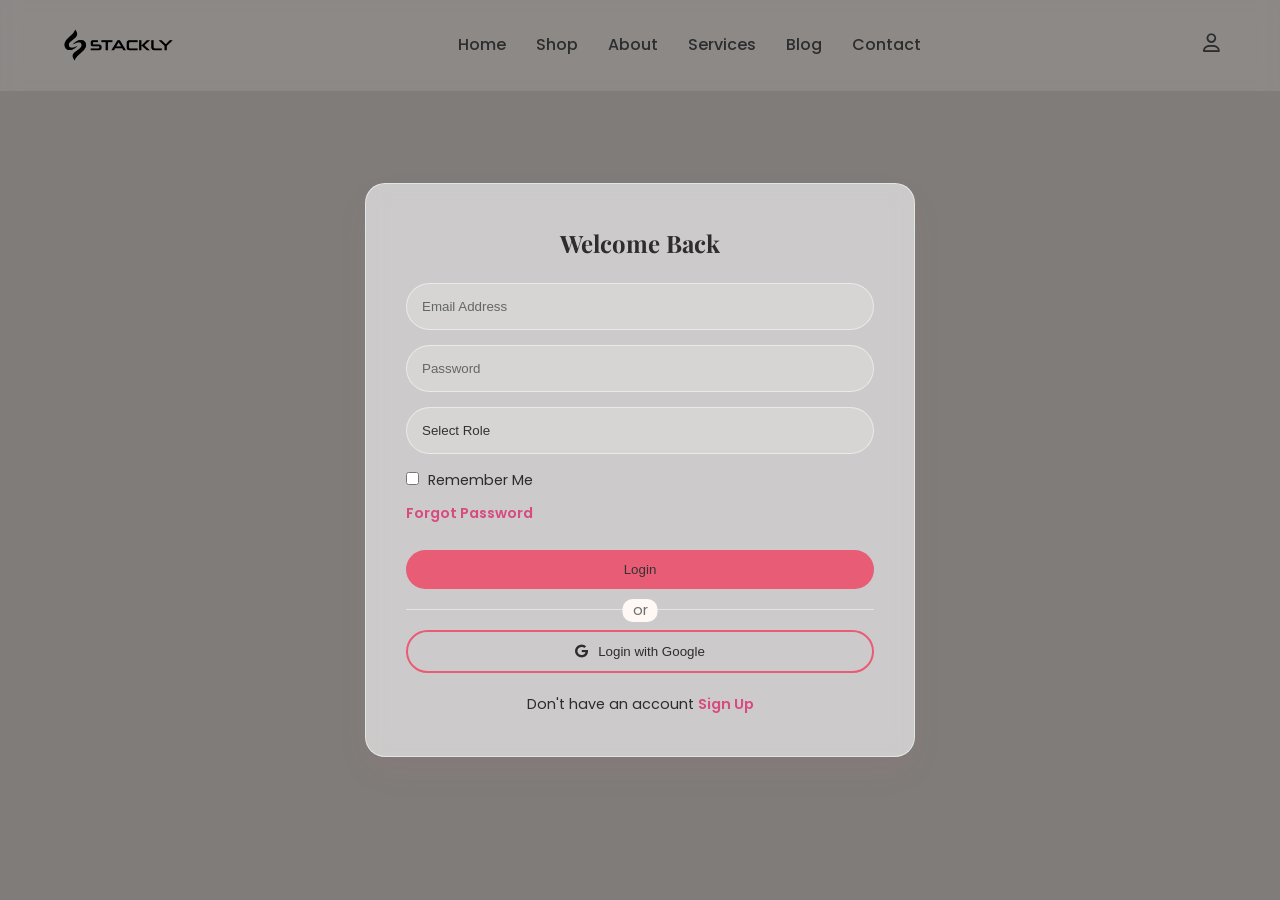
<file: login.html>
<!DOCTYPE html>
<html lang="en">
<head>
  <meta charset="UTF-8">
  <meta name="viewport" content="width=device-width, initial-scale=1.0">
  <title>Login | Stackly</title>
  <link rel="stylesheet" href="https://cdnjs.cloudflare.com/ajax/libs/font-awesome/6.4.0/css/all.min.css">
  <link rel="stylesheet" href="css/style.css">
</head>
<body class="auth-body" style="background-image: url('https://images.unsplash.com/photo-1490750967868-88cb44cb2720?auto=format&fit=crop&q=80&w=1920');">
  
  <!-- Navbar -->
  <nav class="navbar" style="background: rgba(255,255,255,0.1); backdrop-filter: blur(10px);">
    <div class="container nav-container">
      <a href="index.html" class="logo">
        <img src="stackly%20logo.webp" alt="Stackly" style="height: 40px; width: auto; object-fit: contain;">
      </a>
      <ul class="nav-links">
        <li><a href="index.html">Home</a></li>
        <li><a href="shop.html">Shop</a></li>

        <li><a href="about.html">About</a></li>
        <li><a href="services.html">Services</a></li>
        <li><a href="blog.html">Blog</a></li>
        <li><a href="contact.html">Contact</a></li>
      </ul>
      <div class="nav-icons">

        <a href="login.html" class="active"><i class="fa-regular fa-user" title="Account"></i></a>

        <div class="hamburger">
          <i class="fa-solid fa-bars"></i>
        </div>
      </div>
    </div>
  </nav>

  <div style="position: absolute; top:0; left:0; width:100%; height:100%; background: rgba(0,0,0,0.5);"></div>

  <div class="glass fade-up auth-card" style="padding: 40px; border-radius: var(--radius);">

    
    <h2 style="margin-bottom: 20px;">Welcome Back</h2>
    
    <form style="display: flex; flex-direction: column; gap: 15px;" onsubmit="handleLogin(event)">
      <input type="email" name="email" placeholder="Email Address" required style="padding: 15px; border-radius: 30px; border: 1px solid var(--glass-border); background: rgba(255,255,255,0.2); color: var(--color-text); outline: none;">
      <input type="password" name="password" placeholder="Password" required style="padding: 15px; border-radius: 30px; border: 1px solid var(--glass-border); background: rgba(255,255,255,0.2); color: var(--color-text); outline: none;">
      <select name="role" required style="padding: 15px; border-radius: 30px; border: 1px solid var(--glass-border); background: rgba(255,255,255,0.2); color: var(--color-text); outline: none; appearance: none; cursor: pointer;">
        <option value="" disabled selected style="color: black;">Select Role</option>
        <option value="customer" style="color: black;">Customer</option>
        <option value="admin" style="color: black;">Admin</option>
      </select>
      
      <div style="display: flex; flex-direction: column; align-items: flex-start; gap: 10px; font-size: 0.9rem; margin-bottom: 10px;">
        <label style="cursor: pointer;"><input type="checkbox" style="margin-right: 5px;"> Remember Me</label>
        <a href="404.html" style="color: var(--color-primary);">Forgot Password</a>
      </div>
      
      <button type="submit" class="btn btn-primary" style="width: 100%;">Login</button>
    </form>
    
    <div style="margin: 20px 0; position: relative;">
      <hr style="border: 0; border-top: 1px solid var(--glass-border);">
      <span style="position: absolute; top: -10px; left: 50%; transform: translateX(-50%); background: var(--color-bg); padding: 0 10px; font-size: 0.9rem; color: var(--color-text-muted); border-radius: 10px;">or</span>
    </div>
    
    <button class="btn btn-outline" onclick="window.location.href='404.html'" style="width: 100%; display: flex; align-items: center; justify-content: center; gap: 10px;"><i class="fa-brands fa-google"></i> Login with Google</button>
    
    <p style="margin-top: 20px; font-size: 0.9rem;">Don't have an account <a href="signup.html" style="color: var(--color-primary); font-weight: 600;">Sign Up</a></p>
  </div>

  <script>
    function handleLogin(e) {
      e.preventDefault();
      const role = e.target.role.value;
      const email = e.target.email.value;
      
      // Store email and derived username for the dashboard
      if (email) {
        localStorage.setItem('userEmail', email);
        const namePart = email.split('@')[0];
        // Capitalize first letter
        const formattedName = namePart.charAt(0).toUpperCase() + namePart.slice(1);
        localStorage.setItem('userName', formattedName);
      }
      
      if (role === 'admin') {
        window.location.href = 'admin.html';
      } else {
        window.location.href = 'dashboard.html';
      }
    }
  </script>
  
  <script src="js/script.js"></script>
</body>
</html>
</file>
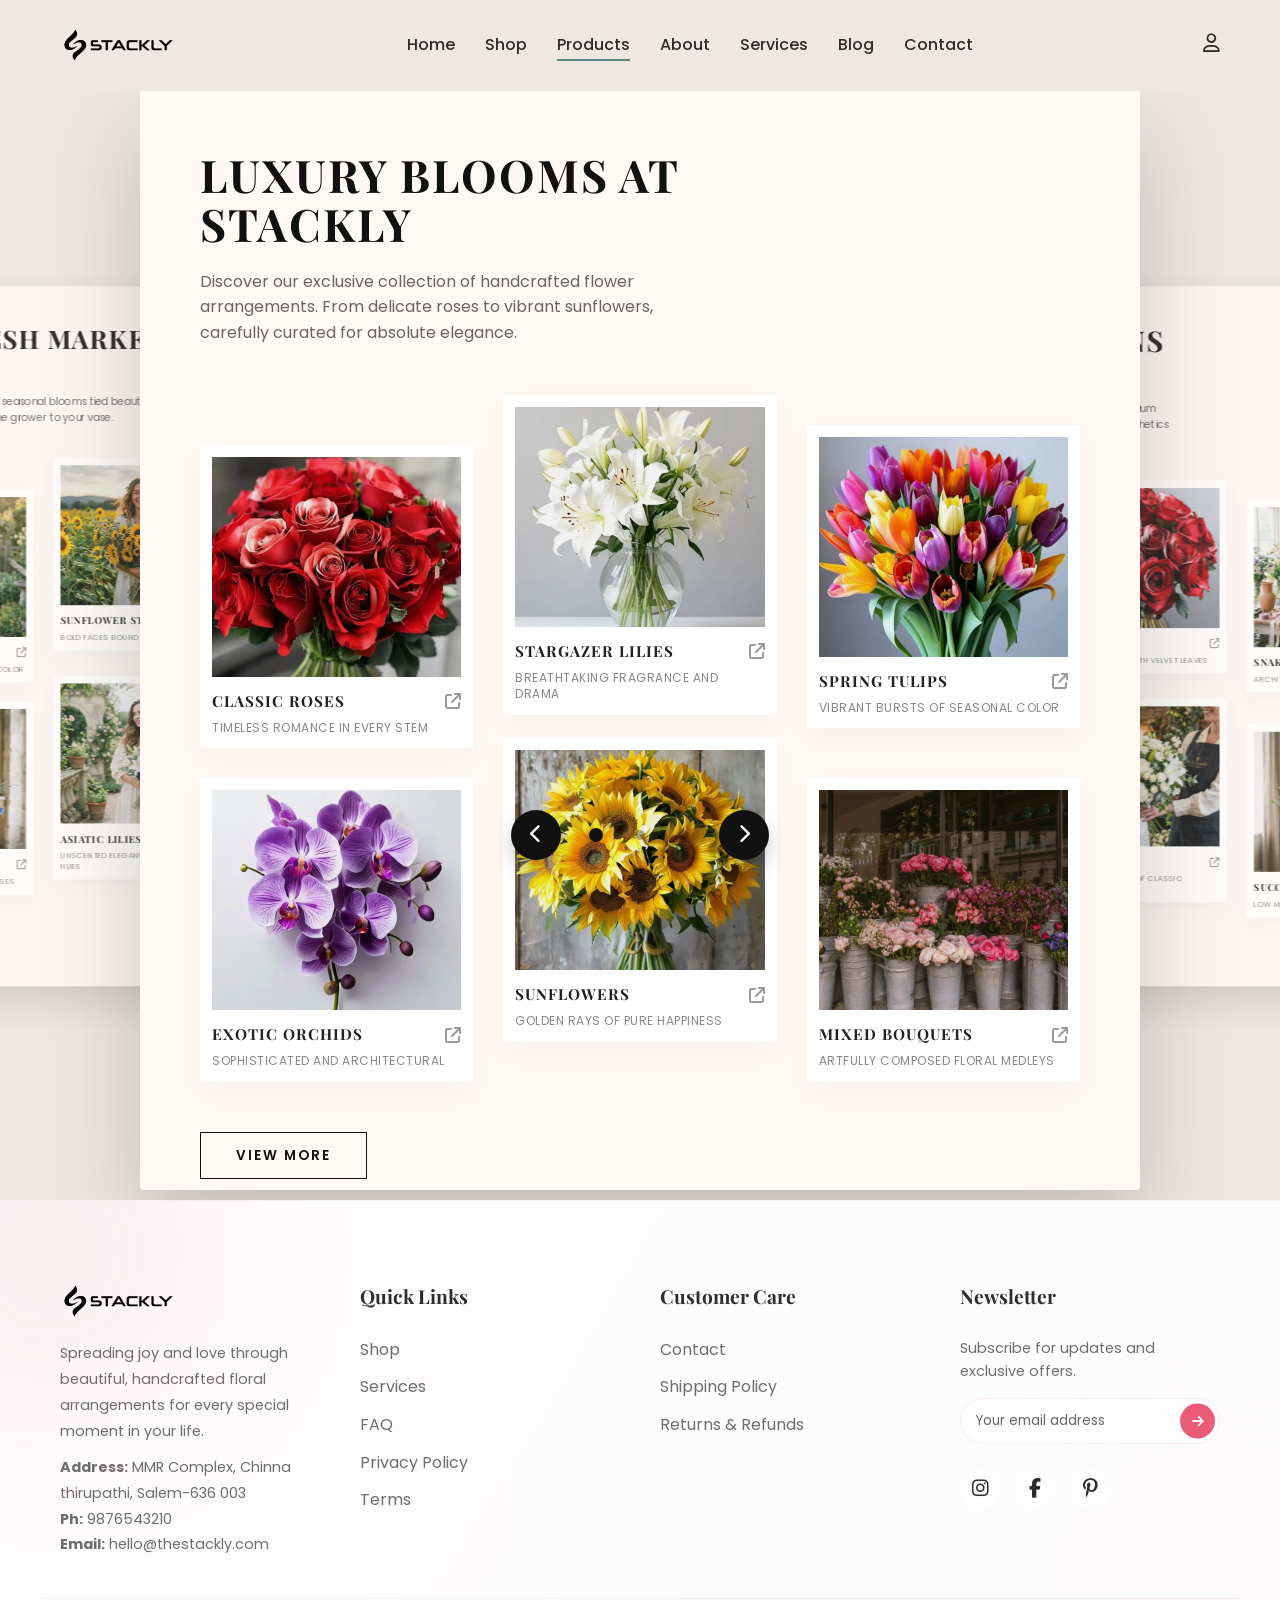
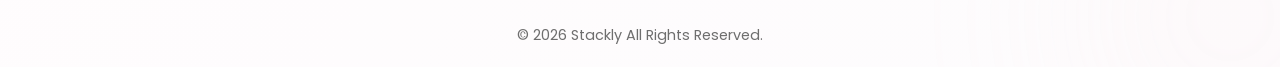
<file: products.html>
<!DOCTYPE html>
<html lang="en">
<head>
  <meta charset="UTF-8">
  <meta name="viewport" content="width=device-width, initial-scale=1.0">
  <meta name="description" content="Explore our premium product categories in an interactive 3D gallery at Stackly">
  <title>Premium Collections | Stackly</title>
  <link rel="stylesheet" href="https://cdnjs.cloudflare.com/ajax/libs/font-awesome/6.4.0/css/all.min.css">
  <link rel="stylesheet" href="css/style.css">
  <style>
    body {
      background-color: #efe7e2; /* Dusty beige background */
      overflow-x: hidden;
    }
    
    /* 3D Carousel Container */
    .carousel-section {
      width: 100vw;
      height: 100vh;
      min-height: 1200px; /* Ensure enough height for the slide contents */
      display: flex;
      align-items: center;
      justify-content: center;
      perspective: 2000px;
      position: relative;
      padding-top: 80px; /* Offset for navbar */
    }

    .carousel-slide {
      position: absolute;
      width: 1000px;
      height: 1100px;
      background: #fff8f5; /* Very light pink/white */
      box-shadow: 0 25px 60px rgba(0,0,0,0.15);
      border-radius: 4px;
      padding: 60px;
      transition: transform 0.8s cubic-bezier(0.25, 1, 0.5, 1), opacity 0.8s ease, z-index 0.8s;
      opacity: 0;
      z-index: 0;
      transform: translateX(0) scale(0.5) translateZ(-800px);
      cursor: pointer;
      user-select: none;
    }

    /* Coverflow Positions */
    .carousel-slide.slide-active {
      opacity: 1;
      z-index: 3;
      transform: translateX(0) scale(1) translateZ(0);
      cursor: default;
      box-shadow: 0 40px 100px rgba(0,0,0,0.2);
    }
    .carousel-slide.slide-prev {
      opacity: 0.85;
      z-index: 2;
      transform: translateX(-55%) scale(0.7) translateZ(-200px);
    }
    .carousel-slide.slide-next {
      opacity: 0.85;
      z-index: 2;
      transform: translateX(55%) scale(0.7) translateZ(-200px);
    }

    /* Inner Slide Content Styling */
    .slide-header {
      margin-bottom: 50px;
      max-width: 500px;
    }
    .slide-header h2 {
      font-size: 2.8rem;
      line-height: 1.1;
      margin-bottom: 20px;
      text-transform: uppercase;
      letter-spacing: 2px;
      color: #111;
    }
    .slide-header p {
      font-size: 1rem;
      color: #666;
      line-height: 1.6;
    }

    /* Exactly 6 items Masonry */
    .slide-grid {
      display: grid;
      grid-template-columns: repeat(3, 1fr);
      grid-auto-rows: minmax(100px, auto);
      gap: 30px;
      align-items: start;
    }
    
    .grid-item {
      background: transparent;
    }
    /* Staggered positioning exactly like the sketch/reference */
    .grid-item:nth-child(1) { grid-column: 1 / 2; margin-top: 50px; }
    .grid-item:nth-child(2) { grid-column: 2 / 3; margin-top: 0; }
    .grid-item:nth-child(3) { grid-column: 3 / 4; margin-top: 30px; }
    .grid-item:nth-child(4) { grid-column: 1 / 2; }
    .grid-item:nth-child(5) { grid-column: 2 / 3; margin-top: -40px; }
    .grid-item:nth-child(6) { grid-column: 3 / 4; }

    .gallery-card {
      background: #fff;
      padding: 12px;
      box-shadow: 0 10px 30px rgba(0,0,0,0.03);
      transition: transform 0.4s ease, box-shadow 0.4s ease;
    }
    .carousel-slide.slide-active .gallery-card:hover {
      transform: translateY(-8px);
      box-shadow: 0 15px 40px rgba(0,0,0,0.08);
      cursor: pointer;
    }
    .gallery-card-img {
      width: 100%;
      height: 220px;
      object-fit: cover;
      margin-bottom: 12px;
      filter: brightness(0.95);
      transition: filter 0.3s;
    }
    .carousel-slide.slide-active .gallery-card:hover .gallery-card-img {
      filter: brightness(1.05);
    }
    .gallery-card-info {
      display: flex;
      flex-direction: column;
    }
    .gallery-card-title-row {
      display: flex;
      justify-content: space-between;
      align-items: center;
      margin-bottom: 6px;
    }
    .gallery-card-title {
      font-size: 0.95rem;
      font-family: var(--font-heading);
      font-weight: 700;
      letter-spacing: 1px;
      text-transform: uppercase;
      color: #222;
    }
    .gallery-card-icon {
      font-size: 1rem;
      color: #999;
      transition: transform 0.3s, color 0.3s;
    }
    .carousel-slide.slide-active .gallery-card:hover .gallery-card-icon {
      transform: translateX(3px) translateY(-3px);
      color: #222;
    }
    .gallery-card-desc {
      font-size: 0.75rem;
      color: #888;
      line-height: 1.4;
      text-transform: uppercase;
      letter-spacing: 0.5px;
    }

    .slide-footer {
      margin-top: 50px;
    }
    .btn-view-more {
      display: inline-block;
      padding: 12px 35px;
      border: 1px solid #111;
      color: #111;
      text-transform: uppercase;
      letter-spacing: 2px;
      font-size: 0.85rem;
      font-weight: 600;
      transition: all 0.3s;
      background: transparent;
    }
    .btn-view-more:hover {
      background: #111;
      color: #fff;
    }

    /* Carousel Controls Overlay */
    .carousel-controls {
      position: fixed;
      bottom: 40px;
      left: 50%;
      transform: translateX(-50%);
      display: flex;
      gap: 30px;
      z-index: 100;
    }
    .control-btn {
      width: 50px;
      height: 50px;
      border-radius: 50%;
      background: #111;
      color: #fff;
      display: flex;
      align-items: center;
      justify-content: center;
      font-size: 1.2rem;
      cursor: pointer;
      border: none;
      box-shadow: 0 10px 20px rgba(0,0,0,0.2);
      transition: all 0.3s;
    }
    .control-btn:hover {
      background: #333;
      transform: scale(1.1);
    }
    .dots-container {
      display: flex;
      align-items: center;
      gap: 12px;
    }
    .dot {
      width: 10px;
      height: 10px;
      border-radius: 50%;
      background: rgba(0,0,0,0.3);
      cursor: pointer;
      transition: all 0.3s;
    }
    .dot.active {
      background: #111;
      transform: scale(1.4);
    }

    @media (max-width: 1200px) {
      .carousel-slide { width: 800px; height: 1000px; padding: 40px; }
      .carousel-slide.slide-prev { transform: translateX(-60%) scale(0.65) translateZ(-200px); }
      .carousel-slide.slide-next { transform: translateX(60%) scale(0.65) translateZ(-200px); }
    }
    @media (max-width: 900px) {
      .carousel-slide { width: 90vw; height: auto; min-height: 80vh; padding: 30px; }
      .slide-grid { grid-template-columns: repeat(2, 1fr); }
      .grid-item:nth-child(n) { margin-top: 0 !important; }
      .carousel-slide.slide-prev { transform: translateX(-100%) scale(0.8) translateZ(-200px); opacity: 0; pointer-events: none;}
      .carousel-slide.slide-next { transform: translateX(100%) scale(0.8) translateZ(-200px); opacity: 0; pointer-events: none;}
    }
  </style>
</head>
<body>
  <!-- Loader -->
  <div id="loader">
    <i class="fa-solid fa-seedling loader-icon"></i>
    <b><p>Fresh Flowers. Elegant Bouquets. Fast Delivery</p></b>
  </div>

  <!-- Scroll Progress -->
  <div id="scrollProgress"></div>

  <!-- Navbar -->
  <nav class="navbar" style="background: rgba(239, 231, 226, 0.9); backdrop-filter: blur(10px);">
    <div class="container nav-container">
      <a href="index.html" class="logo">
        <img src="stackly%20logo.webp" alt="Stackly" style="height: 40px; width: auto; object-fit: contain;">
      </a>
      <ul class="nav-links">
        <li><a href="index.html">Home</a></li>
        <li><a href="shop.html">Shop</a></li>
        <li><a href="products.html" class="active">Products</a></li>
        <li><a href="about.html">About</a></li>
        <li><a href="services.html">Services</a></li>
        <li><a href="blog.html">Blog</a></li>
        <li><a href="contact.html">Contact</a></li>
      </ul>
      <div class="nav-icons">

        <a href="login.html"><i class="fa-regular fa-user" title="Account"></i></a>

        <div class="hamburger">
          <i class="fa-solid fa-bars"></i>
        </div>
      </div>
    </div>
  </nav>

  <!-- 3D Carousel Section -->
  <section class="carousel-section" id="carouselWrapper">
    
    <!-- Slide 1: Flowers -->
    <div class="carousel-slide slide-active" data-index="0" onclick="handleSlideClick(0)">
      <div class="slide-header">
        <h2>LUXURY BLOOMS AT Stackly</h2>
        <p>Discover our exclusive collection of handcrafted flower arrangements. From delicate roses to vibrant sunflowers, carefully curated for absolute elegance.</p>
      </div>
      <div class="slide-grid">
        <div class="grid-item">
          <div class="gallery-card">
            <img src="assets/cat_roses.webp" alt="Roses" class="gallery-card-img">
            <div class="gallery-card-info">
              <div class="gallery-card-title-row">
                <span class="gallery-card-title">Classic Roses</span>
                <i class="fa-solid fa-arrow-up-right-from-square gallery-card-icon"></i>
              </div>
              <span class="gallery-card-desc">Timeless romance in every stem</span>
            </div>
          </div>
        </div>
        <div class="grid-item">
          <div class="gallery-card">
            <img src="assets/cat_lilies.webp" alt="Lilies" class="gallery-card-img">
            <div class="gallery-card-info">
              <div class="gallery-card-title-row">
                <span class="gallery-card-title">Stargazer Lilies</span>
                <i class="fa-solid fa-arrow-up-right-from-square gallery-card-icon"></i>
              </div>
              <span class="gallery-card-desc">Breathtaking fragrance and drama</span>
            </div>
          </div>
        </div>
        <div class="grid-item">
          <div class="gallery-card">
            <img src="assets/cat_tulips.webp" alt="Tulips" class="gallery-card-img">
            <div class="gallery-card-info">
              <div class="gallery-card-title-row">
                <span class="gallery-card-title">Spring Tulips</span>
                <i class="fa-solid fa-arrow-up-right-from-square gallery-card-icon"></i>
              </div>
              <span class="gallery-card-desc">Vibrant bursts of seasonal color</span>
            </div>
          </div>
        </div>
        <div class="grid-item">
          <div class="gallery-card">
            <img src="assets/cat_orchids.webp" alt="Orchids" class="gallery-card-img">
            <div class="gallery-card-info">
              <div class="gallery-card-title-row">
                <span class="gallery-card-title">Exotic Orchids</span>
                <i class="fa-solid fa-arrow-up-right-from-square gallery-card-icon"></i>
              </div>
              <span class="gallery-card-desc">Sophisticated and architectural</span>
            </div>
          </div>
        </div>
        <div class="grid-item">
          <div class="gallery-card">
            <img src="assets/cat_sunflowers.webp" alt="Sunflowers" class="gallery-card-img">
            <div class="gallery-card-info">
              <div class="gallery-card-title-row">
                <span class="gallery-card-title">Sunflowers</span>
                <i class="fa-solid fa-arrow-up-right-from-square gallery-card-icon"></i>
              </div>
              <span class="gallery-card-desc">Golden rays of pure happiness</span>
            </div>
          </div>
        </div>
        <div class="grid-item">
          <div class="gallery-card">
            <img src="assets/cat_mixed.webp" alt="Mixed" class="gallery-card-img">
            <div class="gallery-card-info">
              <div class="gallery-card-title-row">
                <span class="gallery-card-title">Mixed Bouquets</span>
                <i class="fa-solid fa-arrow-up-right-from-square gallery-card-icon"></i>
              </div>
              <span class="gallery-card-desc">Artfully composed floral medleys</span>
            </div>
          </div>
        </div>
      </div>
      <div class="slide-footer">
        <a href="shop.html" class="btn-view-more">VIEW MORE</a>
      </div>
    </div>

    <!-- Slide 2: Plants -->
    <div class="carousel-slide slide-next" data-index="1" onclick="handleSlideClick(1)">
      <div class="slide-header">
        <h2>BOTANICAL GREENS FOR YOUR SPACE</h2>
        <p>Bring nature indoors with our curated selection of premium plants. Designed to breathe life, calm, and modern aesthetics into any environment.</p>
      </div>
      <div class="slide-grid">
        <div class="grid-item">
          <div class="gallery-card">
            <img src="assets/feat_1.webp" alt="Monstera" class="gallery-card-img">
            <div class="gallery-card-info">
              <div class="gallery-card-title-row">
                <span class="gallery-card-title">Monstera</span>
                <i class="fa-solid fa-arrow-up-right-from-square gallery-card-icon"></i>
              </div>
              <span class="gallery-card-desc">Iconic split leaves for impact</span>
            </div>
          </div>
        </div>
        <div class="grid-item">
          <div class="gallery-card">
            <img src="assets/best_1.webp" alt="Ficus" class="gallery-card-img">
            <div class="gallery-card-info">
              <div class="gallery-card-title-row">
                <span class="gallery-card-title">Ficus Audrey</span>
                <i class="fa-solid fa-arrow-up-right-from-square gallery-card-icon"></i>
              </div>
              <span class="gallery-card-desc">Minimalist tree with velvet leaves</span>
            </div>
          </div>
        </div>
        <div class="grid-item">
          <div class="gallery-card">
            <img src="assets/best_2.webp" alt="Snake Plant" class="gallery-card-img">
            <div class="gallery-card-info">
              <div class="gallery-card-title-row">
                <span class="gallery-card-title">Snake Plant</span>
                <i class="fa-solid fa-arrow-up-right-from-square gallery-card-icon"></i>
              </div>
              <span class="gallery-card-desc">Architectural and air-purifying</span>
            </div>
          </div>
        </div>
        <div class="grid-item">
          <div class="gallery-card">
            <img src="assets/feat_2.webp" alt="Pothos" class="gallery-card-img">
            <div class="gallery-card-info">
              <div class="gallery-card-title-row">
                <span class="gallery-card-title">Golden Pothos</span>
                <i class="fa-solid fa-arrow-up-right-from-square gallery-card-icon"></i>
              </div>
              <span class="gallery-card-desc">Trailing vines of lush green</span>
            </div>
          </div>
        </div>
        <div class="grid-item">
          <div class="gallery-card">
            <img src="assets/best_3.webp" alt="Fern" class="gallery-card-img">
            <div class="gallery-card-info">
              <div class="gallery-card-title-row">
                <span class="gallery-card-title">Boston Fern</span>
                <i class="fa-solid fa-arrow-up-right-from-square gallery-card-icon"></i>
              </div>
              <span class="gallery-card-desc">Feathery fronds of classic elegance</span>
            </div>
          </div>
        </div>
        <div class="grid-item">
          <div class="gallery-card">
            <img src="assets/feat_3.webp" alt="Succulents" class="gallery-card-img">
            <div class="gallery-card-info">
              <div class="gallery-card-title-row">
                <span class="gallery-card-title">Succulent Bowl</span>
                <i class="fa-solid fa-arrow-up-right-from-square gallery-card-icon"></i>
              </div>
              <span class="gallery-card-desc">Low maintenance desert beauty</span>
            </div>
          </div>
        </div>
      </div>
      <div class="slide-footer">
        <a href="shop.html" class="btn-view-more">VIEW MORE</a>
      </div>
    </div>

    <!-- Slide 3: Vases -->
    <div class="carousel-slide" data-index="2" onclick="handleSlideClick(2)">
      <div class="slide-header">
        <h2>ARTISANAL VASES & VESSELS</h2>
        <p>The perfect complement to your beautiful botanical arrangements. Crafted from ceramic, glass, and stoneware by master artisans.</p>
      </div>
      <div class="slide-grid">
        <div class="grid-item">
          <div class="gallery-card">
            <img src="assets/prod_thumb2.webp" alt="Ceramic" class="gallery-card-img">
            <div class="gallery-card-info">
              <div class="gallery-card-title-row">
                <span class="gallery-card-title">Matte Ceramic</span>
                <i class="fa-solid fa-arrow-up-right-from-square gallery-card-icon"></i>
              </div>
              <span class="gallery-card-desc">Understated elegance in earth tones</span>
            </div>
          </div>
        </div>
        <div class="grid-item">
          <div class="gallery-card">
            <img src="assets/prod_thumb3.webp" alt="Glass" class="gallery-card-img">
            <div class="gallery-card-info">
              <div class="gallery-card-title-row">
                <span class="gallery-card-title">Fluted Glass</span>
                <i class="fa-solid fa-arrow-up-right-from-square gallery-card-icon"></i>
              </div>
              <span class="gallery-card-desc">Refracts light beautifully</span>
            </div>
          </div>
        </div>
        <div class="grid-item">
          <div class="gallery-card">
            <img src="assets/prod_thumb4.webp" alt="Tall Vase" class="gallery-card-img">
            <div class="gallery-card-info">
              <div class="gallery-card-title-row">
                <span class="gallery-card-title">Tall Cylinder</span>
                <i class="fa-solid fa-arrow-up-right-from-square gallery-card-icon"></i>
              </div>
              <span class="gallery-card-desc">Perfect for long-stemmed lilies</span>
            </div>
          </div>
        </div>
        <div class="grid-item">
          <div class="gallery-card">
            <img src="assets/test_1.webp" alt="Stoneware" class="gallery-card-img">
            <div class="gallery-card-info">
              <div class="gallery-card-title-row">
                <span class="gallery-card-title">Rustic Stoneware</span>
                <i class="fa-solid fa-arrow-up-right-from-square gallery-card-icon"></i>
              </div>
              <span class="gallery-card-desc">Textured finishes for organic style</span>
            </div>
          </div>
        </div>
        <div class="grid-item">
          <div class="gallery-card">
            <img src="assets/test_2.webp" alt="Gold Vase" class="gallery-card-img">
            <div class="gallery-card-info">
              <div class="gallery-card-title-row">
                <span class="gallery-card-title">Brushed Gold</span>
                <i class="fa-solid fa-arrow-up-right-from-square gallery-card-icon"></i>
              </div>
              <span class="gallery-card-desc">Adds a touch of absolute luxury</span>
            </div>
          </div>
        </div>
        <div class="grid-item">
          <div class="gallery-card">
            <img src="assets/test_3.webp" alt="Bud Vase" class="gallery-card-img">
            <div class="gallery-card-info">
              <div class="gallery-card-title-row">
                <span class="gallery-card-title">Bud Vase Trio</span>
                <i class="fa-solid fa-arrow-up-right-from-square gallery-card-icon"></i>
              </div>
              <span class="gallery-card-desc">For showcasing single delicate stems</span>
            </div>
          </div>
        </div>
      </div>
      <div class="slide-footer">
        <a href="shop.html" class="btn-view-more">VIEW MORE</a>
      </div>
    </div>

    <!-- Slide 4: Baskets -->
    <div class="carousel-slide" data-index="3" onclick="handleSlideClick(3)">
      <div class="slide-header">
        <h2>WOVEN BASKETS & HAMPERS</h2>
        <p>Hand-woven arrangements perfect for gifting or adding rustic charm to your home. Ethically sourced materials.</p>
      </div>
      <div class="slide-grid">
        <div class="grid-item">
          <div class="gallery-card">
            <img src="assets/insta_1.webp" alt="Wicker" class="gallery-card-img">
            <div class="gallery-card-info">
              <div class="gallery-card-title-row">
                <span class="gallery-card-title">Classic Wicker</span>
                <i class="fa-solid fa-arrow-up-right-from-square gallery-card-icon"></i>
              </div>
              <span class="gallery-card-desc">Traditional styling for mixed florals</span>
            </div>
          </div>
        </div>
        <div class="grid-item">
          <div class="gallery-card">
            <img src="assets/insta_2.webp" alt="Rattan" class="gallery-card-img">
            <div class="gallery-card-info">
              <div class="gallery-card-title-row">
                <span class="gallery-card-title">Rattan Planter</span>
                <i class="fa-solid fa-arrow-up-right-from-square gallery-card-icon"></i>
              </div>
              <span class="gallery-card-desc">Sturdy base for large indoor plants</span>
            </div>
          </div>
        </div>
        <div class="grid-item">
          <div class="gallery-card">
            <img src="assets/insta_3.webp" alt="Seagrass" class="gallery-card-img">
            <div class="gallery-card-info">
              <div class="gallery-card-title-row">
                <span class="gallery-card-title">Seagrass Belly Basket</span>
                <i class="fa-solid fa-arrow-up-right-from-square gallery-card-icon"></i>
              </div>
              <span class="gallery-card-desc">Flexible, casual, and highly stylish</span>
            </div>
          </div>
        </div>
        <div class="grid-item">
          <div class="gallery-card">
            <img src="assets/insta_4.webp" alt="Hanging" class="gallery-card-img">
            <div class="gallery-card-info">
              <div class="gallery-card-title-row">
                <span class="gallery-card-title">Hanging Basket</span>
                <i class="fa-solid fa-arrow-up-right-from-square gallery-card-icon"></i>
              </div>
              <span class="gallery-card-desc">Perfect for trailing pothos and ferns</span>
            </div>
          </div>
        </div>
        <div class="grid-item">
          <div class="gallery-card">
            <img src="assets/insta_5.webp" alt="Gift Hamper" class="gallery-card-img">
            <div class="gallery-card-info">
              <div class="gallery-card-title-row">
                <span class="gallery-card-title">Luxury Hamper</span>
                <i class="fa-solid fa-arrow-up-right-from-square gallery-card-icon"></i>
              </div>
              <span class="gallery-card-desc">Packed with blooms and artisanal treats</span>
            </div>
          </div>
        </div>
        <div class="grid-item">
          <div class="gallery-card">
            <img src="assets/insta_6.webp" alt="Wire Basket" class="gallery-card-img">
            <div class="gallery-card-info">
              <div class="gallery-card-title-row">
                <span class="gallery-card-title">Wire & Moss</span>
                <i class="fa-solid fa-arrow-up-right-from-square gallery-card-icon"></i>
              </div>
              <span class="gallery-card-desc">Vintage industrial charm for orchids</span>
            </div>
          </div>
        </div>
      </div>
      <div class="slide-footer">
        <a href="shop.html" class="btn-view-more">VIEW MORE</a>
      </div>
    </div>

    <!-- Slide 5: Bunches -->
    <div class="carousel-slide slide-prev" data-index="4" onclick="handleSlideClick(4)">
      <div class="slide-header">
        <h2 style="font-size:2.5rem;">FARM-FRESH MARKET BUNCHES</h2>
        <p>Abundant, mixed clusters of seasonal blooms tied beautifully with ribbon. Straight from the grower to your vase.</p>
      </div>
      <div class="slide-grid">
        <div class="grid-item">
          <div class="gallery-card">
            <img src="assets/cat_tulips_2.webp" alt="Tulip Bunch" class="gallery-card-img">
            <div class="gallery-card-info">
              <div class="gallery-card-title-row">
                <span class="gallery-card-title">Tulip Market Bunch</span>
                <i class="fa-solid fa-arrow-up-right-from-square gallery-card-icon"></i>
              </div>
              <span class="gallery-card-desc">A generous handful of fresh color</span>
            </div>
          </div>
        </div>
        <div class="grid-item">
          <div class="gallery-card">
            <img src="assets/cat_sunflowers_2.webp" alt="Sunflowers" class="gallery-card-img">
            <div class="gallery-card-info">
              <div class="gallery-card-title-row">
                <span class="gallery-card-title">Sunflower Stems</span>
                <i class="fa-solid fa-arrow-up-right-from-square gallery-card-icon"></i>
              </div>
              <span class="gallery-card-desc">Bold faces bound in twine</span>
            </div>
          </div>
        </div>
        <div class="grid-item">
          <div class="gallery-card">
            <img src="assets/cat_roses_2.webp" alt="Spray Roses" class="gallery-card-img">
            <div class="gallery-card-info">
              <div class="gallery-card-title-row">
                <span class="gallery-card-title">Spray Rose Cluster</span>
                <i class="fa-solid fa-arrow-up-right-from-square gallery-card-icon"></i>
              </div>
              <span class="gallery-card-desc">Delicate multi-bloom stems</span>
            </div>
          </div>
        </div>
        <div class="grid-item">
          <div class="gallery-card">
            <img src="assets/cat_orchids_2.webp" alt="Orchid Sprigs" class="gallery-card-img">
            <div class="gallery-card-info">
              <div class="gallery-card-title-row">
                <span class="gallery-card-title">Orchid Sprigs</span>
                <i class="fa-solid fa-arrow-up-right-from-square gallery-card-icon"></i>
              </div>
              <span class="gallery-card-desc">Elegant accents for small vases</span>
            </div>
          </div>
        </div>
        <div class="grid-item">
          <div class="gallery-card">
            <img src="assets/cat_lilies_2.webp" alt="Lily Bunch" class="gallery-card-img">
            <div class="gallery-card-info">
              <div class="gallery-card-title-row">
                <span class="gallery-card-title">Asiatic Lilies</span>
                <i class="fa-solid fa-arrow-up-right-from-square gallery-card-icon"></i>
              </div>
              <span class="gallery-card-desc">Unscented elegance in striking hues</span>
            </div>
          </div>
        </div>
        <div class="grid-item">
          <div class="gallery-card">
            <img src="assets/cat_tulips_3.webp" alt="Peonies" class="gallery-card-img">
            <div class="gallery-card-info">
              <div class="gallery-card-title-row">
                <span class="gallery-card-title">Spring Peonies</span>
                <i class="fa-solid fa-arrow-up-right-from-square gallery-card-icon"></i>
              </div>
              <span class="gallery-card-desc">Fluffy, romantic seasonal favorites</span>
            </div>
          </div>
        </div>
      </div>
      <div class="slide-footer">
        <a href="shop.html" class="btn-view-more">VIEW MORE</a>
      </div>
    </div>

  </section>

  <!-- Navigation Controls -->
  <div class="carousel-controls">
    <button class="control-btn" onclick="moveCarousel(-1)"><i class="fa-solid fa-chevron-left"></i></button>
    <div class="dots-container" id="dotsContainer">
      <div class="dot active" onclick="goToCarouselSlide(0)"></div>
      <div class="dot" onclick="goToCarouselSlide(1)"></div>
      <div class="dot" onclick="goToCarouselSlide(2)"></div>
      <div class="dot" onclick="goToCarouselSlide(3)"></div>
      <div class="dot" onclick="goToCarouselSlide(4)"></div>
    </div>
    <button class="control-btn" onclick="moveCarousel(1)"><i class="fa-solid fa-chevron-right"></i></button>
  </div>

  <script>
    const slides = document.querySelectorAll('.carousel-slide');
    const dots = document.querySelectorAll('.dot');
    let currentIndex = 0;
    const totalSlides = slides.length;
    let autoPlayInterval;

    function updateCarousel() {
      // Clear all classes
      slides.forEach(slide => {
        slide.className = 'carousel-slide';
      });

      // Calculate prev and next indices
      let prevIndex = currentIndex - 1;
      if (prevIndex < 0) prevIndex = totalSlides - 1;
      
      let nextIndex = currentIndex + 1;
      if (nextIndex >= totalSlides) nextIndex = 0;

      // Assign classes
      slides[currentIndex].classList.add('slide-active');
      slides[prevIndex].classList.add('slide-prev');
      slides[nextIndex].classList.add('slide-next');

      // Update Dots
      dots.forEach((dot, index) => {
        if (index === currentIndex) dot.classList.add('active');
        else dot.classList.remove('active');
      });
    }

    function moveCarousel(direction) {
      currentIndex += direction;
      if (currentIndex < 0) currentIndex = totalSlides - 1;
      if (currentIndex >= totalSlides) currentIndex = 0;
      
      updateCarousel();
      resetInterval();
    }

    function goToCarouselSlide(index) {
      currentIndex = index;
      updateCarousel();
      resetInterval();
    }

    function handleSlideClick(index) {
      // If clicking on a slide that is prev or next, move to it
      if (index !== currentIndex) {
        goToCarouselSlide(index);
      }
    }

    function startInterval() {
      autoPlayInterval = setInterval(() => {
        moveCarousel(1);
      }, 5000); // 5 seconds automatic
    }

    function resetInterval() {
      clearInterval(autoPlayInterval);
      startInterval();
    }

    // Initialize
    updateCarousel();
    startInterval();
  </script>

  <footer style="background: #FFFFFF; color: #333; padding: 60px 0 20px;">
    <div class="container" style="display: flex; flex-wrap: wrap; justify-content: space-between; gap: 40px; margin-bottom: 40px;">
      <div style="max-width: 300px;">
        <a href="index.html" class="logo" style="margin-bottom: 20px; color: #333;">
          <img src="stackly%20logo.webp" alt="Stackly" style="height: 40px; width: auto; object-fit: contain;">
        </a>
        <p style="color: #666; font-size: 0.9rem;">Spreading joy and love through beautiful, handcrafted floral arrangements for every special moment in your life.</p>
        <div style="display: flex; gap: 15px; margin-top: 20px;">
          <a href="404.html" style="color: #333;"><i class="fa-brands fa-instagram" style="font-size: 1.5rem;"></i></a>
          <a href="404.html" style="color: #333;"><i class="fa-brands fa-facebook" style="font-size: 1.5rem;"></i></a>
          <a href="404.html" style="color: #333;"><i class="fa-brands fa-pinterest" style="font-size: 1.5rem;"></i></a>
        </div>
      </div>
      <div>
        <h4 style="margin-bottom: 20px; font-family: var(--font-body); color: #333;">Quick Links</h4>
        <ul style="display: flex; flex-direction: column; gap: 10px; color: #666;">
          <li><a href="shop.html">Shop</a></li>
          <li><a href="services.html">Services</a></li>
          <li><a href="faq.html">FAQ</a></li>
          <li><a href="404.html">Privacy Policy</a></li>
          <li><a href="404.html">Terms</a></li>
        </ul>
      </div>
      <div>
        <h4 style="margin-bottom: 20px; font-family: var(--font-body); color: #333;">Customer Care</h4>
        <ul style="display: flex; flex-direction: column; gap: 10px; color: #666;">
          <li><a href="contact.html">Contact</a></li>
          <li><a href="404.html">Shipping Policy</a></li>
          <li><a href="404.html">Returns & Refunds</a></li>
        </ul>
      </div>
    </div>
    <div class="container text-center" style="border-top: 1px solid #eaeaea; padding-top: 20px; color: #999; font-size: 0.9rem;">
      <p>&copy; 2026 Stackly All Rights Reserved.</p>
    </div>
  </footer>

<script src="js/script.js"></script>
</body>
</html>
</file>
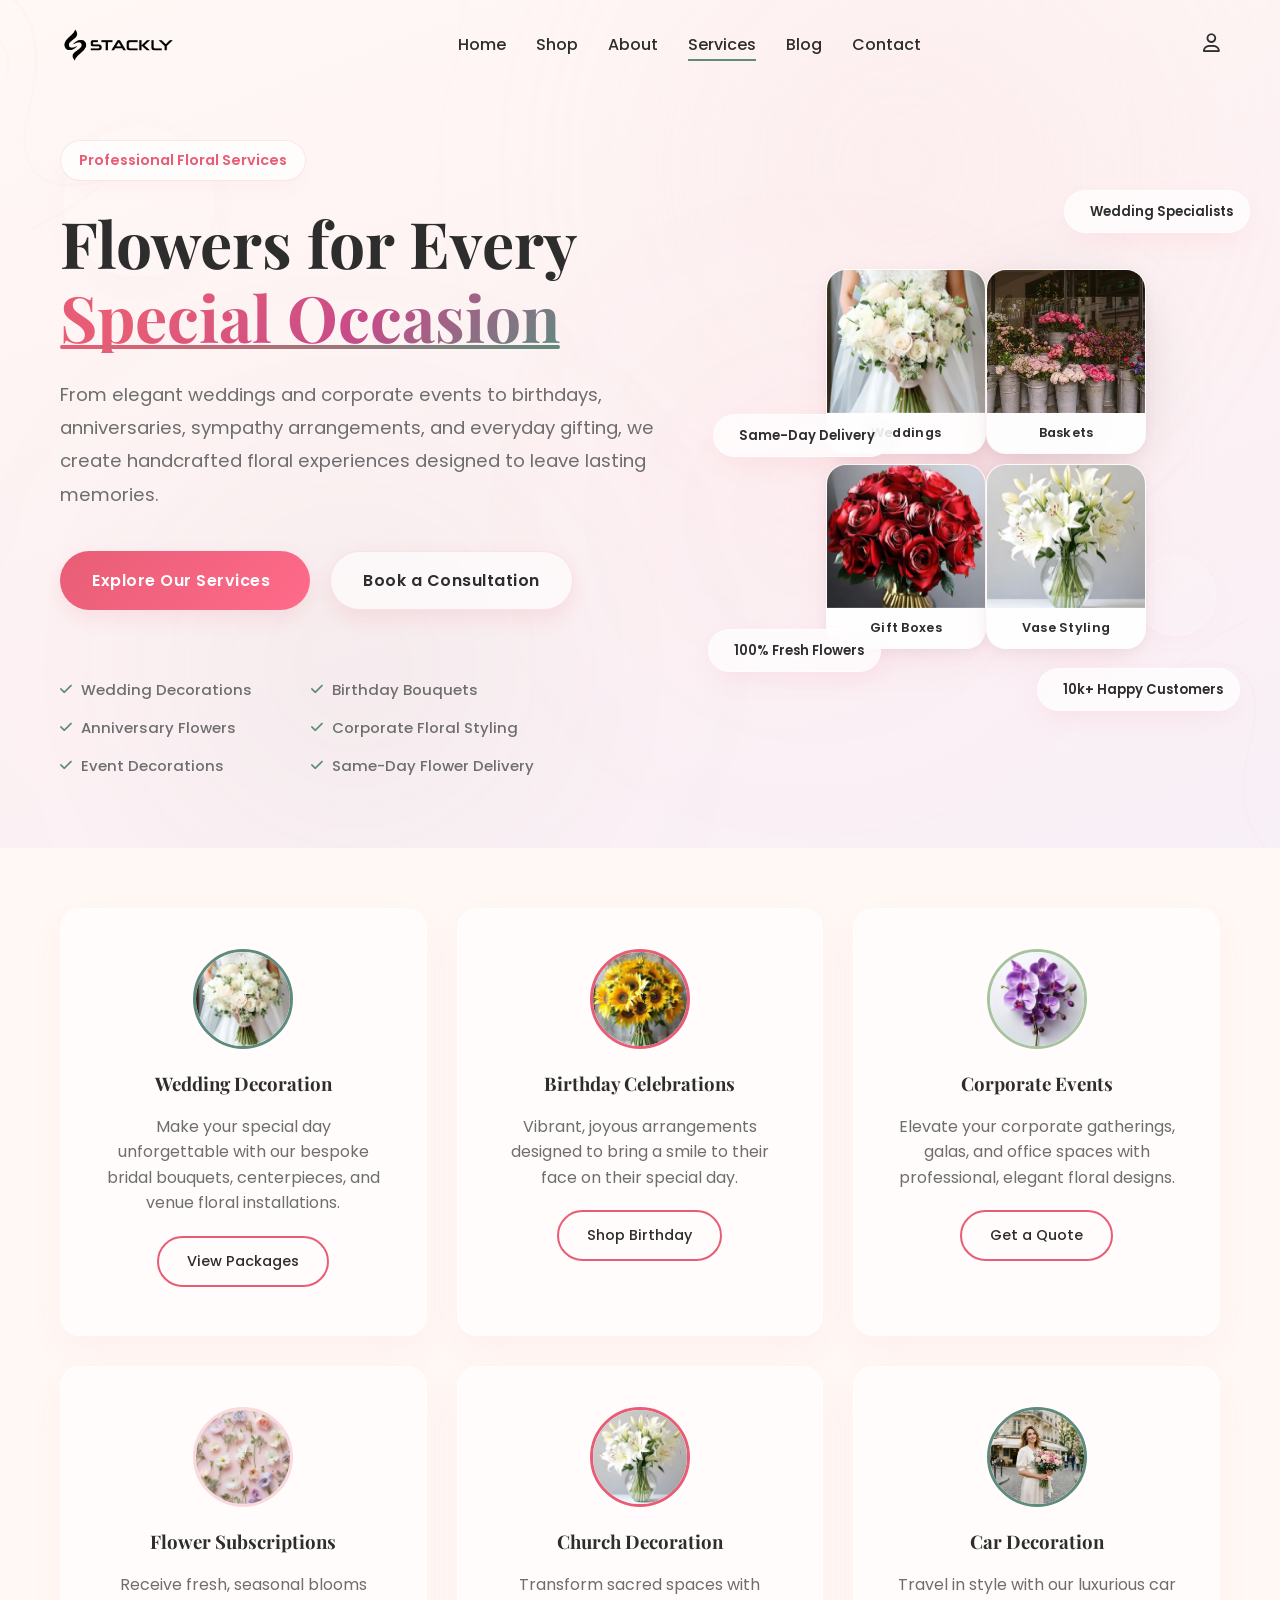
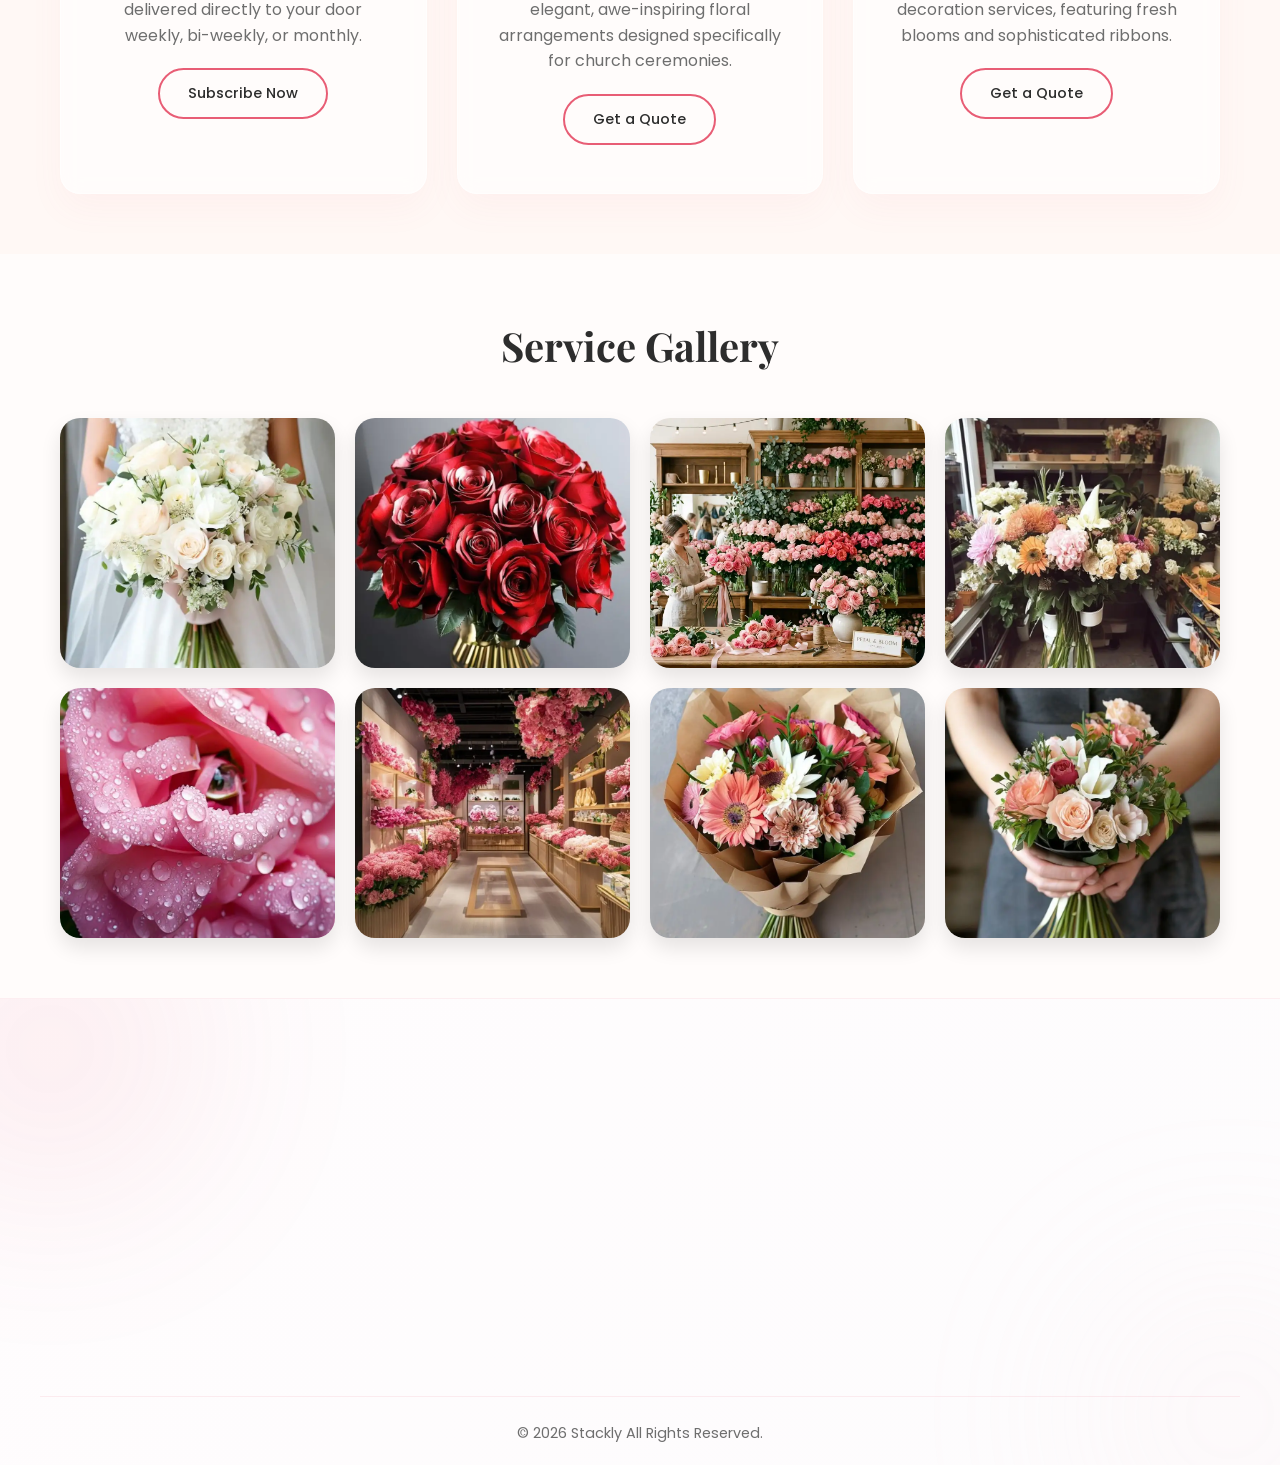
<file: services.html>
<!DOCTYPE html>
<html lang="en">
<head>
  <meta charset="UTF-8">
  <meta name="viewport" content="width=device-width, initial-scale=1.0">
  <title>Services | Stackly</title>
  <link rel="stylesheet" href="https://cdnjs.cloudflare.com/ajax/libs/font-awesome/6.4.0/css/all.min.css">
  <link rel="stylesheet" href="https://fonts.googleapis.com/css2?family=Cormorant+Garamond:ital,wght@0,400;0,500;0,600;0,700;1,400;1,600&display=swap">
  <link rel="stylesheet" href="css/style.css">
</head>
<body><!-- Loader -->
  <div id="loader">
    <i class="fa-solid fa-seedling loader-icon"></i>
    <b><p>Fresh Flowers. Elegant Bouquets. Fast Delivery</p></b>
  </div>

  <!-- Scroll Progress -->
  <div id="scrollProgress"></div>
  <!-- Navbar -->
  <nav class="navbar">
    <div class="container nav-container">
      <a href="index.html" class="logo"><img src="stackly%20logo.webp" alt="Stackly" style="height: 40px; width: auto; object-fit: contain;"></a>
      <ul class="nav-links">
        <li><a href="index.html">Home</a></li>
        <li><a href="shop.html">Shop</a></li>
        <li><a href="about.html">About</a></li>
        <li><a href="services.html" class="active">Services</a></li>
        <li><a href="blog.html">Blog</a></li>
        <li><a href="contact.html">Contact</a></li>
      </ul>
      <div class="nav-icons">

        <a href="login.html"><i class="fa-regular fa-user"></i></a>

        <div class="hamburger"><i class="fa-solid fa-bars"></i></div>
      </div>
    </div>
  </nav>

  <!-- Services Hero Section -->
  <header class="hero-services-premium">
    <!-- Background Effects -->
    <div class="hero-bg-shapes">
      <div class="blob blob-1"></div>
      <div class="blob blob-2"></div>
      <div class="blob blob-3"></div>
      <div class="glass-circle circle-1"></div>
      <div class="glass-circle circle-2"></div>
      <div class="sparkle-particles" id="sparkles-container"></div>
      
      <!-- Subtle Animated Floral Vines around the corners -->
      <svg class="floral-vine vine-top-left" viewBox="0 0 100 100" fill="none" xmlns="http://www.w3.org/2000/svg">
        <path d="M0,0 Q30,10 20,50 T50,80 Q40,90 20,100" stroke="rgba(94, 139, 126, 0.04)" stroke-width="1.2"/>
        <path d="M0,20 Q15,25 10,40" stroke="rgba(94, 139, 126, 0.04)" stroke-width="0.8"/>
      </svg>
      <svg class="floral-vine vine-bottom-right" viewBox="0 0 100 100" fill="none" xmlns="http://www.w3.org/2000/svg">
        <path d="M100,100 Q70,90 80,50 T50,20 Q60,10 80,0" stroke="rgba(232, 93, 117, 0.04)" stroke-width="1.2"/>
      </svg>
    </div>

    <div class="container hero-container-services">
      <!-- Left Column: Copy & Highlights -->
      <div class="hero-content-left">
        <div class="badge-premium" data-aos="fade-down" data-aos-delay="100">
          <span> Professional Floral Services</span>
        </div>
        
        <h1 class="hero-title-premium" data-aos="fade-up" data-aos-delay="200">
          Flowers for Every<br>
          <span class="highlight-occasion">Special Occasion</span>
        </h1>
        
        <p class="hero-subtitle-premium" data-aos="fade-up" data-aos-delay="300">
          From elegant weddings and corporate events to birthdays, anniversaries, sympathy arrangements, and everyday gifting, we create handcrafted floral experiences designed to leave lasting memories.
        </p>
        
        <div class="hero-btns-premium" data-aos="fade-up" data-aos-delay="400">
          <a href="#servicesListSection" class="btn-premium btn-premium-primary">
            Explore Our Services <span class="arrow"></span>
          </a>
          <a href="contact.html" class="btn-premium btn-premium-secondary">
            Book a Consultation
          </a>
        </div>
        
        <!-- Service Highlights Grid -->
        <div class="services-highlights-grid" data-aos="fade-up" data-aos-delay="500">
          <span class="highlight-item-check"><i class="fa-solid fa-check"></i> Wedding Decorations</span>
          <span class="highlight-item-check"><i class="fa-solid fa-check"></i> Birthday Bouquets</span>
          <span class="highlight-item-check"><i class="fa-solid fa-check"></i> Anniversary Flowers</span>
          <span class="highlight-item-check"><i class="fa-solid fa-check"></i> Corporate Floral Styling</span>
          <span class="highlight-item-check"><i class="fa-solid fa-check"></i> Event Decorations</span>
          <span class="highlight-item-check"><i class="fa-solid fa-check"></i> Same-Day Flower Delivery</span>
        </div>
      </div>

      <!-- Right Column: Interactive Visual Composition -->
      <div class="hero-visual-right-services" data-aos="zoom-in" data-aos-delay="300">
        <!-- Circular Glowing Floral Backdrop -->
        <div class="glow-bg-services"></div>
        <div class="glow-bg-accent"></div>
        
        <!-- Layered Floating Service Composition (Glassmorphic Cards) -->
        <div class="service-cards-stack">
          
          <!-- Card 1: Wedding Arrangements -->
          <div class="service-stack-card card-wedding glass" data-speed="1.4">
            <div class="card-img-container">
              <img src="assets/cat_wedding.webp" alt="Wedding flowers arrangement">
            </div>
            <span class="card-label"> Weddings</span>
          </div>
          
          <!-- Card 2: Flower Basket -->
          <div class="service-stack-card card-basket glass" data-speed="-1.2">
            <div class="card-img-container">
              <img src="assets/cat_mixed.webp" alt="Premium flower basket">
            </div>
            <span class="card-label"> Baskets</span>
          </div>

          <!-- Card 3: Gift Box -->
          <div class="service-stack-card card-giftbox glass" data-speed="1.8">
            <div class="card-img-container">
              <img src="assets/best_1.webp" alt="Floral gift box">
            </div>
            <span class="card-label"> Gift Boxes</span>
          </div>

          <!-- Card 4: Vase Arrangements -->
          <div class="service-stack-card card-vase glass" data-speed="-1.5">
            <div class="card-img-container">
              <img src="assets/cat_lilies.webp" alt="Elegant vase arrangement">
            </div>
            <span class="card-label"> Vase Styling</span>
          </div>
        </div>

        <!-- Floating Flowers and Eucalyptus Leaves -->
        <span class="floating-flower rose-1" data-speed="1.3"></span>
        <span class="floating-flower tulip-1" data-speed="-1.1"></span>
        <span class="floating-flower orchid-1" data-speed="1.6"></span>
        <span class="floating-flower lily-1" data-speed="-1.4"></span>
        <span class="floating-flower leaf-1" data-speed="2.0"></span>
        <span class="floating-flower leaf-2" data-speed="-1.8"></span>

        <!-- Floating Info Cards -->
        <div class="floating-card card-top-right glass-card-premium" data-speed="2.2">
          <span class="card-emoji"></span>
          <span class="card-text">Wedding Specialists</span>
        </div>
        
        <div class="floating-card card-middle-left glass-card-premium" data-speed="-1.6">
          <span class="card-emoji"></span>
          <span class="card-text">Same-Day Delivery</span>
        </div>
        
        <div class="floating-card card-bottom-right glass-card-premium" data-speed="1.4">
          <span class="card-emoji"></span>
          <span class="card-text">10k+ Happy Customers</span>
        </div>

        <div class="floating-card card-bottom-left glass-card-premium" data-speed="-1.3">
          <span class="card-emoji"></span>
          <span class="card-text">100% Fresh Flowers</span>
        </div>
      </div>
    </div>
  </header>

  <section class="section" id="servicesListSection">
    <div class="container">
      <div style="display: grid; grid-template-columns: repeat(3, 1fr); gap: 30px;">
        
        <div class="glass fade-up" style="padding: 40px; border-radius: var(--radius); text-align: center; transition: transform 0.3s;">
          <img src="assets/cat_wedding.webp" alt="Wedding Decoration" style="width: 100px; height: 100px; object-fit: cover; border-radius: 50%; margin: 0 auto 20px; border: 3px solid var(--color-accent);">
          <h3 style="margin-bottom: 15px;">Wedding Decoration</h3>
          <p style="color: var(--color-text-muted); margin-bottom: 20px;">Make your special day unforgettable with our bespoke bridal bouquets, centerpieces, and venue floral installations.</p>
          <a href="404.html" class="btn btn-outline" style="font-size: 0.9rem;">View Packages</a>
        </div>

        <div class="glass fade-up" style="padding: 40px; border-radius: var(--radius); text-align: center; transition: transform 0.3s; transition-delay: 0.1s;">
          <img src="assets/cat_sunflowers.webp" alt="Birthday Celebrations" style="width: 100px; height: 100px; object-fit: cover; border-radius: 50%; margin: 0 auto 20px; border: 3px solid var(--color-primary);">
          <h3 style="margin-bottom: 15px;">Birthday Celebrations</h3>
          <p style="color: var(--color-text-muted); margin-bottom: 20px;">Vibrant, joyous arrangements designed to bring a smile to their face on their special day.</p>
          <a href="404.html" class="btn btn-outline" style="font-size: 0.9rem;">Shop Birthday</a>
        </div>

        <div class="glass fade-up" style="padding: 40px; border-radius: var(--radius); text-align: center; transition: transform 0.3s; transition-delay: 0.2s;">
          <img src="assets/cat_orchids.webp" alt="Corporate Events" style="width: 100px; height: 100px; object-fit: cover; border-radius: 50%; margin: 0 auto 20px; border: 3px solid var(--color-success);">
          <h3 style="margin-bottom: 15px;">Corporate Events</h3>
          <p style="color: var(--color-text-muted); margin-bottom: 20px;">Elevate your corporate gatherings, galas, and office spaces with professional, elegant floral designs.</p>
          <a href="404.html" class="btn btn-outline" style="font-size: 0.9rem;">Get a Quote</a>
        </div>
        
        <div class="glass fade-up" style="padding: 40px; border-radius: var(--radius); text-align: center; transition: transform 0.3s;">
          <img src="assets/insta_5.webp" alt="Flower Subscriptions" style="width: 100px; height: 100px; object-fit: cover; border-radius: 50%; margin: 0 auto 20px; border: 3px solid var(--color-secondary);">
          <h3 style="margin-bottom: 15px;">Flower Subscriptions</h3>
          <p style="color: var(--color-text-muted); margin-bottom: 20px;">Receive fresh, seasonal blooms delivered directly to your door weekly, bi-weekly, or monthly.</p>
          <a href="404.html" class="btn btn-outline" style="font-size: 0.9rem;">Subscribe Now</a>
        </div>

        <div class="glass fade-up" style="padding: 40px; border-radius: var(--radius); text-align: center; transition: transform 0.3s; transition-delay: 0.1s;">
          <img src="assets/cat_lilies.webp" alt="Church Decoration" style="width: 100px; height: 100px; object-fit: cover; border-radius: 50%; margin: 0 auto 20px; border: 3px solid var(--color-primary);">
          <h3 style="margin-bottom: 15px;">Church Decoration</h3>
          <p style="color: var(--color-text-muted); margin-bottom: 20px;">Transform sacred spaces with elegant, awe-inspiring floral arrangements designed specifically for church ceremonies.</p>
          <a href="404.html" class="btn btn-outline" style="font-size: 0.9rem;">Get a Quote</a>
        </div>

        <div class="glass fade-up" style="padding: 40px; border-radius: var(--radius); text-align: center; transition: transform 0.3s; transition-delay: 0.2s;">
          <img src="assets/cat_roses_2.webp" alt="Car Decoration" style="width: 100px; height: 100px; object-fit: cover; border-radius: 50%; margin: 0 auto 20px; border: 3px solid var(--color-accent);">
          <h3 style="margin-bottom: 15px;">Car Decoration</h3>
          <p style="color: var(--color-text-muted); margin-bottom: 20px;">Travel in style with our luxurious car decoration services, featuring fresh blooms and sophisticated ribbons.</p>
          <a href="404.html" class="btn btn-outline" style="font-size: 0.9rem;">Get a Quote</a>
        </div>

      </div>
    </div>
  </section>

  <!-- Gallery Section -->
  <section class="section" style="background: var(--glass-bg);">
    <div class="container fade-up">
      <h2 class="section-title text-center" style="margin-bottom: 40px;">Service Gallery</h2>
      <div style="display: grid; grid-template-columns: repeat(auto-fit, minmax(250px, 1fr)); gap: 20px;">
        <img src="assets/cat_wedding.webp" alt="Wedding Setup" style="width: 100%; height: 250px; object-fit: cover; border-radius: var(--radius); transition: transform 0.3s; box-shadow: 0 10px 20px rgba(0,0,0,0.1);" onmouseover="this.style.transform='scale(1.03)'" onmouseout="this.style.transform='scale(1)'">
        <img src="assets/best_1.webp" alt="Event Centerpiece" style="width: 100%; height: 250px; object-fit: cover; border-radius: var(--radius); transition: transform 0.3s; box-shadow: 0 10px 20px rgba(0,0,0,0.1);" onmouseover="this.style.transform='scale(1.03)'" onmouseout="this.style.transform='scale(1)'">
        <img src="assets/hero.webp" alt="Floral Arrangement" style="width: 100%; height: 250px; object-fit: cover; border-radius: var(--radius); transition: transform 0.3s; box-shadow: 0 10px 20px rgba(0,0,0,0.1);" onmouseover="this.style.transform='scale(1.03)'" onmouseout="this.style.transform='scale(1)'">
        <img src="assets/insta_1.webp" alt="Service Gallery 1" style="width: 100%; height: 250px; object-fit: cover; border-radius: var(--radius); transition: transform 0.3s; box-shadow: 0 10px 20px rgba(0,0,0,0.1);" onmouseover="this.style.transform='scale(1.03)'" onmouseout="this.style.transform='scale(1)'">
        <img src="assets/insta_2.webp" alt="Service Gallery 2" style="width: 100%; height: 250px; object-fit: cover; border-radius: var(--radius); transition: transform 0.3s; box-shadow: 0 10px 20px rgba(0,0,0,0.1);" onmouseover="this.style.transform='scale(1.03)'" onmouseout="this.style.transform='scale(1)'">
        <img src="assets/insta_3.webp" alt="Service Gallery 3" style="width: 100%; height: 250px; object-fit: cover; border-radius: var(--radius); transition: transform 0.3s; box-shadow: 0 10px 20px rgba(0,0,0,0.1);" onmouseover="this.style.transform='scale(1.03)'" onmouseout="this.style.transform='scale(1)'">
        <img src="assets/insta_4.webp" alt="Service Gallery 4" style="width: 100%; height: 250px; object-fit: cover; border-radius: var(--radius); transition: transform 0.3s; box-shadow: 0 10px 20px rgba(0,0,0,0.1);" onmouseover="this.style.transform='scale(1.03)'" onmouseout="this.style.transform='scale(1)'">
        <img src="assets/insta_6.webp" alt="Service Gallery 5" style="width: 100%; height: 250px; object-fit: cover; border-radius: var(--radius); transition: transform 0.3s; box-shadow: 0 10px 20px rgba(0,0,0,0.1);" onmouseover="this.style.transform='scale(1.03)'" onmouseout="this.style.transform='scale(1)'">
      </div>
    </div>
  </section>

  <!-- Footer -->
    <!-- ═══════════════════════════════════════════════════
       PREMIUM DARK FLORAL FOOTER
       ═══════════════════════════════════════════════════ -->
  

  <script src="js/script.js"></script>
  <!-- ═══════════════════════════════════════
       CINEMATIC SUNSET FOOTER
       ═══════════════════════════════════════ -->
  <footer class="footer-cinematic">

    <!-- ── Canvas layer for fireflies + petals ── -->
    <canvas id="footerCanvas" class="footer-canvas" aria-hidden="true"></canvas>

    <!-- ── Background gradient layers ── -->
    <div class="fc-bg-gradient" aria-hidden="true">
      <div class="fc-fog"></div>
      <div class="fc-mesh-light ml-1"></div>
      <div class="fc-mesh-light ml-2"></div>
      <div class="fc-mesh-light ml-3"></div>
      <!-- Flower field silhouette -->
      <svg class="fc-field-silhouette" viewBox="0 0 1440 220" preserveAspectRatio="none" xmlns="http://www.w3.org/2000/svg" aria-hidden="true">
        <path d="M0,180 Q40,120 80,160 Q100,100 130,150 Q160,80 200,140 Q240,60 280,130 Q320,70 360,130 Q400,50 440,130 Q480,75 520,140 Q560,55 600,130 Q640,80 680,140 Q720,60 760,135 Q800,70 840,145 Q880,50 920,130 Q960,80 1000,145 Q1040,55 1080,130 Q1120,75 1160,140 Q1200,60 1240,130 Q1280,85 1320,145 Q1360,70 1400,140 L1440,160 L1440,220 L0,220 Z" fill="#2E2330"/>
        <!-- Flower stems -->
        <g stroke="#3d2e4a" stroke-width="1.2" fill="none" opacity="0.6">
          <line x1="100" y1="200" x2="105" y2="140"/>
          <ellipse cx="105" cy="135" rx="8" ry="12" fill="#4a3d5a" stroke="none"/>
          <line x1="250" y1="200" x2="255" y2="125"/>
          <circle cx="255" cy="118" r="9" fill="#5c3d6e" stroke="none"/>
          <line x1="430" y1="200" x2="435" y2="115"/>
          <ellipse cx="435" cy="108" rx="7" ry="11" fill="#4a3560" stroke="none"/>
          <line x1="680" y1="200" x2="685" y2="120"/>
          <circle cx="685" cy="113" r="8" fill="#5e3d70" stroke="none"/>
          <line x1="900" y1="200" x2="905" y2="110"/>
          <ellipse cx="905" cy="103" rx="9" ry="13" fill="#4a3568" stroke="none"/>
          <line x1="1100" y1="200" x2="1105" y2="125"/>
          <circle cx="1105" cy="118" r="7" fill="#56386a" stroke="none"/>
          <line x1="1330" y1="200" x2="1335" y2="135"/>
          <ellipse cx="1335" cy="128" rx="8" ry="11" fill="#4e3565" stroke="none"/>
        </g>
      </svg>
      <!-- Botanical border top -->
      <svg class="fc-botanical-border fc-bb-top" viewBox="0 0 1440 60" preserveAspectRatio="none" aria-hidden="true">
        <path d="M0,40 C120,20 240,55 360,35 C480,15 600,50 720,30 C840,10 960,45 1080,25 C1200,5 1320,40 1440,20" stroke="rgba(242,106,141,0.12)" stroke-width="1.5" fill="none"/>
        <path d="M0,50 C100,30 220,60 340,45 C460,30 580,55 700,40 C820,25 940,55 1060,38 C1180,22 1300,50 1440,32" stroke="rgba(216,180,106,0.08)" stroke-width="1" fill="none"/>
      </svg>
    </div>

    <div class="container fc-inner">

      <!-- ━━━ TOP CTA ━━━ -->
      <div class="fc-cta-section">
        <p class="fc-cta-pre">✦ Premium Floral Studio</p>
        <h2 class="fc-cta-heading">
          Every Flower<br>
          <em>Tells A Beautiful Story</em>
        </h2>
        <p class="fc-cta-desc">Bring your celebrations to life with handcrafted bouquets made from the freshest blooms.</p>
        <div class="fc-cta-btns">
          <a href="shop.html" class="fc-btn-primary">Explore Collection <span>→</span></a>
          <a href="contact.html" class="fc-btn-ghost">Book Your Bouquet <span>→</span></a>
        </div>
      </div>

      <!-- ━━━ FLOATING BOUQUET ━━━ -->
      <div class="fc-bouquet-section" aria-hidden="true">
        <div class="fc-glow-ring"></div>
        <div class="fc-glow-ring fc-glow-ring-2"></div>
        <div class="fc-bouquet-glass"></div>
        <div class="fc-bouquet-wrap">
          <img src="assets/hero.webp" alt="Premium luxury bouquet" class="fc-bouquet-img">
        </div>
        <!-- Orbiting petal particles -->
        <span class="fc-orbit-petal op-1">🌸</span>
        <span class="fc-orbit-petal op-2">🌹</span>
        <span class="fc-orbit-petal op-3">🌷</span>
        <span class="fc-orbit-petal op-4">🌼</span>
        <span class="fc-orbit-petal op-5">🍃</span>
        <span class="fc-orbit-petal op-6">✨</span>
      </div>

      <!-- ━━━ FOUR GLASS CARDS ━━━ -->
      <div class="fc-cards-grid">

        <!-- Card 1: About -->
        <div class="fc-glass-card">
          <div class="fc-card-icon">🌺</div>
          <h3 class="fc-card-title">About Us</h3>
          <p class="fc-card-desc">We craft handcrafted floral stories for every milestone — weddings, birthdays, and life's most beautiful moments.</p>
          <a href="about.html" class="fc-card-link">Learn More <span>→</span></a>
        </div>

        <!-- Card 2: Customer Care -->
        <div class="fc-glass-card">
          <div class="fc-card-icon">💌</div>
          <h3 class="fc-card-title">Customer Care</h3>
          <ul class="fc-card-list">
            <li><a href="404.html">Shipping</a></li>
            <li><a href="404.html">Returns</a></li>
            <li><a href="faq.html">FAQ</a></li>
            <li><a href="contact.html">Support</a></li>
          </ul>
        </div>

        <!-- Card 3: Collections -->
        <div class="fc-glass-card">
          <div class="fc-card-icon">💐</div>
          <h3 class="fc-card-title">Our Collections</h3>
          <ul class="fc-card-list">
            <li><a href="shop.html">Wedding</a></li>
            <li><a href="shop.html">Birthday</a></li>
            <li><a href="shop.html">Luxury Roses</a></li>
            <li><a href="shop.html">Indoor Plants</a></li>
            <li><a href="shop.html">Seasonal Flowers</a></li>
          </ul>
        </div>

        <!-- Card 4: Visit Store -->
        <div class="fc-glass-card">
          <div class="fc-card-icon">📍</div>
          <h3 class="fc-card-title">Visit Our Store</h3>
          <ul class="fc-contact-list">
            <li><i class="fa-solid fa-location-dot"></i><span>MMR Complex, Salem – 636 003</span></li>
            <li><i class="fa-solid fa-phone"></i><a href="tel:+919876543210">+91 98765 43210</a></li>
            <li><i class="fa-solid fa-envelope"></i><a href="mailto:hello@stackly.com">hello@stackly.com</a></li>
            <li><i class="fa-regular fa-clock"></i><span>Mon–Sun · 8 AM – 9 PM</span></li>
          </ul>
        </div>

      </div><!-- /fc-cards-grid -->

      <!-- ━━━ NEWSLETTER ━━━ -->
      <div class="fc-newsletter-box">
        <div class="fc-nl-deco">🌸</div>
        <h3 class="fc-nl-heading">Join Our Bloom Club</h3>
        <p class="fc-nl-desc">Receive exclusive discounts, flower care tips, and seasonal collections.</p>
        <form class="fc-nl-form" action="404.html" onsubmit="return false;">
          <div class="fc-nl-input-wrap">
            <input type="email" placeholder="Your email address ✉" autocomplete="email">
            <button type="submit" class="fc-nl-btn">
              <span class="fc-nl-btn-text">Subscribe</span>
              <span class="fc-nl-btn-icon">🌸</span>
            </button>
          </div>
        </form>
      </div>

      <!-- ━━━ SOCIAL SECTION ━━━ -->
      <div class="fc-social-section">
        <p class="fc-social-label">Follow Our Floral Journey</p>
        <div class="fc-social-row">
          <a href="404.html" class="fc-social-circle" aria-label="Instagram" style="--sc: #E1306C">
            <i class="fa-brands fa-instagram"></i>
            <span class="fc-social-ripple"></span>
          </a>
          <a href="404.html" class="fc-social-circle" aria-label="Facebook" style="--sc: #1877F2">
            <i class="fa-brands fa-facebook-f"></i>
            <span class="fc-social-ripple"></span>
          </a>
          <a href="404.html" class="fc-social-circle" aria-label="Pinterest" style="--sc: #E60023">
            <i class="fa-brands fa-pinterest-p"></i>
            <span class="fc-social-ripple"></span>
          </a>
          <a href="404.html" class="fc-social-circle" aria-label="WhatsApp" style="--sc: #25D366">
            <i class="fa-brands fa-whatsapp"></i>
            <span class="fc-social-ripple"></span>
          </a>
          <a href="404.html" class="fc-social-circle" aria-label="YouTube" style="--sc: #FF0000">
            <i class="fa-brands fa-youtube"></i>
            <span class="fc-social-ripple"></span>
          </a>
        </div>
      </div>

    </div><!-- /fc-inner -->

    <!-- ━━━ BOTTOM BAR ━━━ -->
    <div class="fc-bottom-bar">
      <div class="container fc-bottom-inner">
        <p class="fc-copy">© 2026 Bloom &amp; Blossom</p>
        <nav class="fc-legal" aria-label="Legal">
          <a href="404.html">Privacy Policy</a>
          <span class="fc-dot">·</span>
          <a href="404.html">Terms</a>
          <span class="fc-dot">·</span>
          <a href="404.html">Cookies</a>
          <span class="fc-dot">·</span>
          <a href="404.html">Refund Policy</a>
        </nav>
        <p class="fc-made">Made with ❤️ for Flower Lovers</p>
      </div>
    </div>

  </footer>

  <!-- ━━━ Footer Canvas Animation ━━━ -->
  <script>
  (function(){
    const canvas = document.getElementById('footerCanvas');
    if(!canvas) return;
    const ctx = canvas.getContext('2d');
    let W, H, particles = [], petals = [];

    function resize(){
      W = canvas.width  = canvas.offsetWidth;
      H = canvas.height = canvas.offsetHeight;
    }
    window.addEventListener('resize', resize);
    resize();

    // Fireflies
    for(let i = 0; i < 55; i++){
      particles.push({
        x: Math.random() * 1440,
        y: Math.random() * H,
        r: Math.random() * 2.2 + 0.6,
        vx: (Math.random() - 0.5) * 0.35,
        vy: (Math.random() - 0.5) * 0.35,
        alpha: Math.random(),
        dAlpha: (Math.random() * 0.012 + 0.004) * (Math.random() < 0.5 ? 1 : -1),
        color: Math.random() < 0.5 ? '#D8B46A' : '#9CCB9B'
      });
    }

    // Petals
    const PETALS = ['🌸','🌹','🌷','🌼','🍃'];
    for(let i = 0; i < 18; i++){
      petals.push({
        x: Math.random() * 1440,
        y: Math.random() * H,
        size: Math.random() * 14 + 10,
        vx: (Math.random() - 0.5) * 0.4,
        vy: Math.random() * 0.4 + 0.15,
        rotation: Math.random() * Math.PI * 2,
        vr: (Math.random() - 0.5) * 0.02,
        alpha: Math.random() * 0.4 + 0.15,
        emoji: PETALS[Math.floor(Math.random() * PETALS.length)]
      });
    }

    function draw(){
      ctx.clearRect(0, 0, W, H);

      // Fireflies
      particles.forEach(p => {
        p.x += p.vx; p.y += p.vy;
        p.alpha += p.dAlpha;
        if(p.alpha <= 0 || p.alpha >= 1) p.dAlpha *= -1;
        if(p.x < 0) p.x = W; if(p.x > W) p.x = 0;
        if(p.y < 0) p.y = H; if(p.y > H) p.y = 0;

        const grad = ctx.createRadialGradient(p.x, p.y, 0, p.x, p.y, p.r * 3.5);
        grad.addColorStop(0, p.color);
        grad.addColorStop(1, 'transparent');
        ctx.globalAlpha = Math.max(0, Math.min(1, p.alpha)) * 0.75;
        ctx.beginPath();
        ctx.arc(p.x, p.y, p.r * 3.5, 0, Math.PI * 2);
        ctx.fillStyle = grad;
        ctx.fill();
        ctx.globalAlpha = Math.max(0, Math.min(1, p.alpha));
        ctx.beginPath();
        ctx.arc(p.x, p.y, p.r, 0, Math.PI * 2);
        ctx.fillStyle = p.color;
        ctx.fill();
      });

      // Petals
      petals.forEach(p => {
        p.x += p.vx; p.y += p.vy; p.rotation += p.vr;
        if(p.y > H + 30) { p.y = -30; p.x = Math.random() * W; }
        ctx.globalAlpha = p.alpha;
        ctx.save();
        ctx.translate(p.x, p.y);
        ctx.rotate(p.rotation);
        ctx.font = p.size + 'px serif';
        ctx.textAlign = 'center';
        ctx.textBaseline = 'middle';
        ctx.fillText(p.emoji, 0, 0);
        ctx.restore();
      });

      ctx.globalAlpha = 1;
      requestAnimationFrame(draw);
    }
    draw();

    // Mouse parallax on bouquet
    const bouquetWrap = document.querySelector('.fc-bouquet-wrap');
    const footer = document.querySelector('.footer-cinematic');
    if(bouquetWrap && footer){
      footer.addEventListener('mousemove', e => {
        const rect = footer.getBoundingClientRect();
        const mx = (e.clientX - rect.left - rect.width / 2) / rect.width;
        const my = (e.clientY - rect.top  - rect.height/ 2) / rect.height;
        bouquetWrap.style.transform = `translateY(var(--fc-float-offset, 0px)) rotate(${mx * 3}deg) translateX(${mx * 12}px) translateY(${my * 8}px)`;
      });
      footer.addEventListener('mouseleave', () => {
        bouquetWrap.style.transform = '';
      });
    }
  })();
  </script>
</body>
</html>
</file>
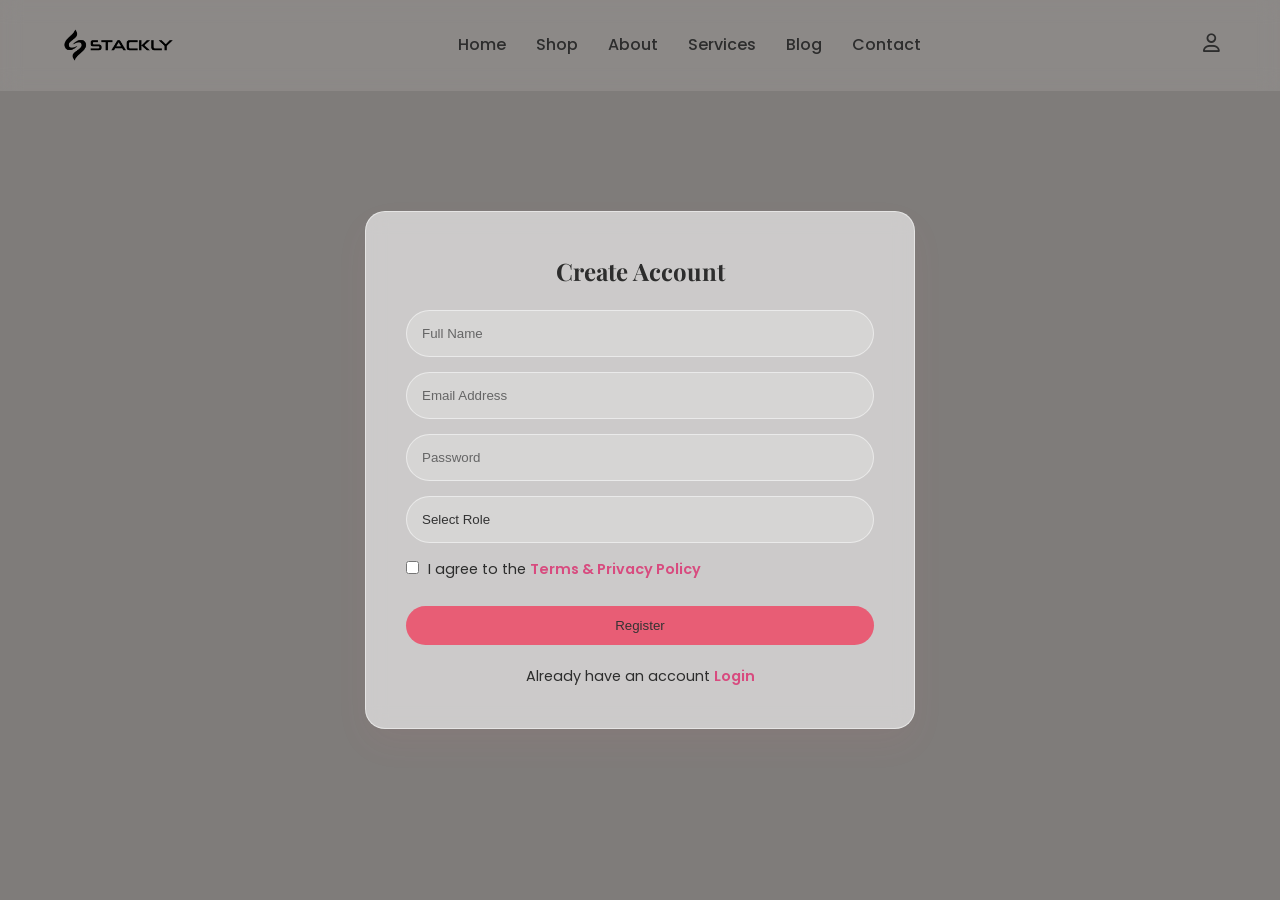
<file: signup.html>
<!DOCTYPE html>
<html lang="en">
<head>
  <meta charset="UTF-8">
  <meta name="viewport" content="width=device-width, initial-scale=1.0">
  <title>Sign Up | Stackly</title>
  <link rel="stylesheet" href="https://cdnjs.cloudflare.com/ajax/libs/font-awesome/6.4.0/css/all.min.css">
  <link rel="stylesheet" href="css/style.css">
</head>
<body class="auth-body" style="background-image: url('https://images.unsplash.com/photo-1490750967868-88cb44cb2720?auto=format&fit=crop&q=80&w=1920');">
  
  <!-- Navbar -->
  <nav class="navbar" style="background: rgba(255,255,255,0.1); backdrop-filter: blur(10px);">
    <div class="container nav-container">
      <a href="index.html" class="logo">
        <img src="stackly%20logo.webp" alt="Stackly" style="height: 40px; width: auto; object-fit: contain;">
      </a>
      <ul class="nav-links">
        <li><a href="index.html">Home</a></li>
        <li><a href="shop.html">Shop</a></li>

        <li><a href="about.html">About</a></li>
        <li><a href="services.html">Services</a></li>
        <li><a href="blog.html">Blog</a></li>
        <li><a href="contact.html">Contact</a></li>
      </ul>
      <div class="nav-icons">

        <a href="login.html"><i class="fa-regular fa-user" title="Account"></i></a>

        <div class="hamburger">
          <i class="fa-solid fa-bars"></i>
        </div>
      </div>
    </div>
  </nav>

  <div style="position: absolute; top:0; left:0; width:100%; height:100%; background: rgba(0,0,0,0.5);"></div>

  <div class="glass fade-up auth-card" style="padding: 40px; border-radius: var(--radius);">

    
    <h2 style="margin-bottom: 20px;">Create Account</h2>
    
    <form style="display: flex; flex-direction: column; gap: 15px;" onsubmit="handleSignup(event)">
      <input type="text" name="fullname" placeholder="Full Name" required style="padding: 15px; border-radius: 30px; border: 1px solid var(--glass-border); background: rgba(255,255,255,0.2); color: var(--color-text); outline: none;">
      <input type="email" name="email" placeholder="Email Address" required style="padding: 15px; border-radius: 30px; border: 1px solid var(--glass-border); background: rgba(255,255,255,0.2); color: var(--color-text); outline: none;">
      <input type="password" name="password" placeholder="Password" required style="padding: 15px; border-radius: 30px; border: 1px solid var(--glass-border); background: rgba(255,255,255,0.2); color: var(--color-text); outline: none;">
      <select name="role" required style="padding: 15px; border-radius: 30px; border: 1px solid var(--glass-border); background: rgba(255,255,255,0.2); color: var(--color-text); outline: none; appearance: none; cursor: pointer;">
        <option value="" disabled selected style="color: black;">Select Role</option>
        <option value="customer" style="color: black;">Customer</option>
        <option value="admin" style="color: black;">Admin</option>
      </select>
      
      <div style="display: flex; justify-content: flex-start; font-size: 0.9rem; margin-bottom: 10px; text-align: left;">
        <label style="cursor: pointer;"><input type="checkbox" style="margin-right: 5px;" required> I agree to the <a href="404.html" style="color: var(--color-primary);">Terms & Privacy Policy</a></label>
      </div>
      
      <button type="submit" class="btn btn-primary" style="width: 100%;">Register</button>
    </form>
    
    <p style="margin-top: 20px; font-size: 0.9rem;">Already have an account <a href="login.html" style="color: var(--color-primary); font-weight: 600;">Login</a></p>
  </div>

  <script>
    function handleSignup(e) {
      e.preventDefault();
      const email = e.target.email.value;
      const fullname = e.target.fullname.value;
      
      if (email) {
        localStorage.setItem('userEmail', email);
        const namePart = fullname  fullname.split(' ')[0] : email.split('@')[0];
        const formattedName = namePart.charAt(0).toUpperCase() + namePart.slice(1);
        localStorage.setItem('userName', formattedName);
      }
      
      window.location.href = 'login.html';
    }
  </script>
  
  <script src="js/script.js"></script>
</body>
</html>
</file>
<file: css/style.css>
@import url('https://fonts.googleapis.com/css2?family=Playfair+Display:ital,wght@0,400;0,600;0,700;1,400&family=Poppins:wght@300;400;500;600;700&display=swap');

:root {
  /* Light Theme Colors */
  --color-primary: #E85D75; /* Premium Pinkish Red */
  --color-secondary: #FADADD; /* Soft Pastel Pink */
  --color-accent: #5E8B7E; /* Soft Sage Green */
  --color-success: #A8C3A0; /* Sage Green */
  --color-bg: #FFF8F5; /* Cream Pastel Background */
  --color-surface: #FFFFFF; /* White */
  --color-text: #2D2D2D; /* Elegant Dark Charcoal */
  --color-text-muted: #6E6E6E;
  --color-border: rgba(232, 93, 117, 0.1);
  --glass-bg: rgba(255, 255, 255, 0.6);
  --glass-border: rgba(255, 255, 255, 0.5);
  --glass-shadow: 0 15px 35px 0 rgba(232, 93, 117, 0.05);
  
  /* Fonts */
  --font-heading: 'Playfair Display', serif;
  --font-body: 'Poppins', sans-serif;
  
  /* Layout */
  --container-width: 1200px;
  --radius: 20px;
  --transition: all 0.6s cubic-bezier(0.25, 1, 0.5, 1);
}



* {
  margin: 0;
  padding: 0;
  box-sizing: border-box;
}

html {
  scroll-behavior: smooth;
}

body {
  font-family: var(--font-body);
  background-color: var(--color-bg);
  color: var(--color-text);
  line-height: 1.6;
  overflow-x: hidden;
  transition: background-color 0.3s, color 0.3s;
}

h1, h2, h3, h4, h5, h6 {
  font-family: var(--font-heading);
  font-weight: 700;
  color: var(--color-text);
}

a {
  text-decoration: none;
  color: inherit;
  transition: var(--transition);
}

ul {
  list-style: none;
}

img {
  max-width: 100%;
  height: auto;
  display: block;
}

/* Image Blur Loading Effect */
img[loading="lazy"] {
  animation: blurIn 0.8s ease-out forwards;
}

@keyframes blurIn {
  from { filter: blur(10px); opacity: 0; }
  to { filter: blur(0); opacity: 1; }
}

/* Utilities */
.container {
  max-width: var(--container-width);
  margin: 0 auto;
  padding: 0 20px;
}

.section {
  padding: 60px 0;
}

.text-center {
  text-align: center;
}

.section-title {
  font-size: 2.5rem;
  margin-bottom: 10px;
}

.section-subtitle {
  color: var(--color-text-muted);
  margin-bottom: 40px;
  font-size: 1.1rem;
}

/* Glassmorphism */
.glass {
  background: var(--glass-bg);
  backdrop-filter: blur(10px);
  -webkit-backdrop-filter: blur(10px);
  border: 1px solid var(--glass-border);
  box-shadow: var(--glass-shadow);
}

/* Buttons */
.btn {
  display: inline-block;
  padding: 12px 28px;
  border-radius: 30px;
  font-weight: 500;
  cursor: pointer;
  border: none;
  transition: var(--transition);
  position: relative;
  overflow: hidden;
  z-index: 1;
}

.btn-primary {
  background-color: var(--color-primary);
  color: #333;
}

.btn-primary:hover {
  background-color: var(--color-secondary);
  transform: translateY(-2px);
  box-shadow: 0 4px 15px rgba(248, 200, 220, 0.4);
}

.btn-outline {
  background-color: transparent;
  border: 2px solid var(--color-primary);
  color: var(--color-text);
}

.btn-outline:hover {
  background-color: var(--color-primary);
  color: #333;
}

/* Ripple Effect */
.btn::after {
  content: '';
  position: absolute;
  top: 50%;
  left: 50%;
  width: 5px;
  height: 5px;
  background: rgba(255, 255, 255, 0.5);
  opacity: 0;
  border-radius: 100%;
  transform: scale(1, 1) translate(-50%);
  transform-origin: 50% 50%;
}

@keyframes ripple {
  0% { transform: scale(0, 0); opacity: 1; }
  20% { transform: scale(25, 25); opacity: 1; }
  100% { opacity: 0; transform: scale(40, 40); }
}
.btn:focus:not(:active)::after {
  animation: ripple 1s ease-out;
}

/* Navbar */
.navbar {
  position: fixed;
  top: 0;
  left: 0;
  width: 100%;
  padding: 25px 0;
  z-index: 1000;
  background: transparent;
  border-bottom: 1px solid rgba(255, 255, 255, 0);
  transition: padding var(--transition), background var(--transition), border var(--transition), box-shadow var(--transition);
}

.navbar.scrolled {
  padding: 12px 0;
  background: rgba(255, 255, 255, 0.75);
  backdrop-filter: blur(15px);
  -webkit-backdrop-filter: blur(15px);
  border-bottom: 1px solid rgba(232, 93, 117, 0.05);
  box-shadow: 0 10px 30px rgba(232, 93, 117, 0.04);
}

.nav-container {
  display: flex;
  justify-content: space-between;
  align-items: center;
}

.logo {
  font-family: var(--font-heading);
  font-size: 1.8rem;
  font-weight: 700;
  color: var(--color-accent);
  display: flex;
  align-items: center;
  gap: 10px;
}

.logo i {
  color: var(--color-primary);
  animation: spin 10s linear infinite;
}

.nav-links {
  display: flex;
  gap: 30px;
}

.nav-links a {
  font-weight: 500;
  position: relative;
  padding: 5px 0;
  color: var(--color-text);
}

.nav-links a::after {
  content: '';
  position: absolute;
  bottom: 0;
  left: 0;
  width: 0;
  height: 2px;
  background-color: var(--color-accent);
  transition: width 0.3s ease;
}

.nav-links a:hover {
  color: var(--color-accent);
}

.nav-links a:hover::after, .nav-links a.active::after {
  width: 100%;
}

.nav-icons {
  display: flex;
  gap: 20px;
  align-items: center;
}

.nav-icons i {
  font-size: 1.2rem;
  cursor: pointer;
  transition: var(--transition);
  color: var(--color-text);
}

.nav-icons i:hover {
  color: var(--color-primary);
  transform: scale(1.1);
}

.hamburger {
  display: none;
  cursor: pointer;
  font-size: 1.5rem;
}

/* Premium Hero Section */
.hero-premium {
  min-height: 100vh;
  position: relative;
  display: flex;
  align-items: center;
  overflow: hidden;
  background-color: var(--color-bg);
  padding: 120px 0 80px 0;
  z-index: 1;
}

/* Background Effects */
.hero-bg-shapes {
  position: absolute;
  top: 0;
  left: 0;
  width: 100%;
  height: 100%;
  z-index: 0;
  pointer-events: none;
}

/* Glassmorphism blurred pastel blobs */
.blob {
  position: absolute;
  border-radius: 50%;
  filter: blur(120px);
  opacity: 0.45;
  mix-blend-mode: multiply;
  will-change: transform;
}
.blob-1 {
  width: 500px;
  height: 500px;
  background: radial-gradient(circle, var(--color-secondary) 0%, rgba(250,218,221,0) 70%);
  top: -10%;
  right: 10%;
  animation: blobFloat1 25s infinite alternate ease-in-out;
}
.blob-2 {
  width: 450px;
  height: 450px;
  background: radial-gradient(circle, rgba(94, 139, 126, 0.25) 0%, rgba(94, 139, 126, 0) 70%);
  bottom: -5%;
  left: 10%;
  animation: blobFloat2 20s infinite alternate ease-in-out;
}
.blob-3 {
  width: 350px;
  height: 350px;
  background: radial-gradient(circle, rgba(232, 93, 117, 0.15) 0%, rgba(232, 93, 117, 0) 70%);
  top: 40%;
  left: 50%;
  animation: blobFloat3 18s infinite alternate ease-in-out;
}

/* Glassmorphism circles */
.glass-circle {
  position: absolute;
  border-radius: 50%;
  background: rgba(255, 255, 255, 0.1);
  border: 1px solid rgba(255, 255, 255, 0.2);
  backdrop-filter: blur(5px);
  -webkit-backdrop-filter: blur(5px);
  box-shadow: 0 8px 32px rgba(232, 93, 117, 0.03);
}
.circle-1 {
  width: 150px;
  height: 150px;
  top: 15%;
  left: 5%;
  animation: floatOrb 12s infinite alternate ease-in-out;
}
.circle-2 {
  width: 80px;
  height: 80px;
  bottom: 25%;
  right: 5%;
  animation: floatOrb 8s infinite alternate-reverse ease-in-out;
}

/* Sparkle Particles */
.sparkle-particles {
  position: absolute;
  top: 0;
  left: 0;
  width: 100%;
  height: 100%;
  overflow: hidden;
}
.sparkle {
  position: absolute;
  width: 3px;
  height: 3px;
  background: var(--color-primary);
  border-radius: 50%;
  opacity: 0;
  animation: sparkleTwinkle 4s infinite ease-in-out;
}

/* SVG Floral Outlines */
.floral-outline {
  position: absolute;
  width: 300px;
  height: 300px;
  opacity: 0.6;
  pointer-events: none;
}
.outline-left {
  bottom: 5%;
  left: -50px;
  transform: rotate(20deg);
}
.outline-right {
  top: 10%;
  right: -50px;
  transform: rotate(-15deg);
}

/* Asymmetrical Grid */
.hero-container-premium {
  display: grid;
  grid-template-columns: 1.25fr 0.75fr;
  gap: 60px;
  align-items: center;
  position: relative;
  z-index: 2;
  width: 100%;
}

/* Left Content Column */
.hero-content-left {
  display: flex;
  flex-direction: column;
  align-items: flex-start;
  max-width: 720px;
}

.badge-premium {
  display: inline-flex;
  align-items: center;
  background: rgba(255, 255, 255, 0.7);
  border: 1px solid rgba(232, 93, 117, 0.15);
  padding: 8px 18px;
  border-radius: 100px;
  font-size: 0.9rem;
  font-weight: 600;
  color: var(--color-primary);
  margin-bottom: 25px;
  box-shadow: 0 10px 20px -5px rgba(232, 93, 117, 0.05);
  backdrop-filter: blur(5px);
  -webkit-backdrop-filter: blur(5px);
}

.hero-title-premium {
  font-family: var(--font-heading);
  font-size: clamp(2.5rem, 5vw, 4rem);
  font-weight: 700;
  line-height: 1.15;
  color: #2D2D2D;
  margin-bottom: 25px;
}

.typewriter-cursor {
  font-weight: 300;
  color: var(--color-primary);
  animation: cursorBlink 0.8s infinite;
}

/* Underline and Highlight Love */
.highlight-love {
  position: relative;
  background: linear-gradient(135deg, var(--color-primary) 30%, #FF8D9F 100%);
  -webkit-background-clip: text;
  -webkit-text-fill-color: transparent;
  display: inline-block;
}

.highlight-love::after {
  content: '';
  position: absolute;
  bottom: 5px;
  left: 0;
  width: 100%;
  height: 4px;
  background: linear-gradient(90deg, var(--color-primary), var(--color-secondary));
  border-radius: 2px;
  transform: scaleX(0);
  transform-origin: left;
  animation: drawUnderline 1.2s cubic-bezier(0.25, 1, 0.5, 1) forwards;
  animation-delay: 2.2s;
}

.hero-subtitle-premium {
  font-family: var(--font-body);
  font-size: clamp(1rem, 2vw, 1.15rem);
  font-weight: 400;
  color: var(--color-text-muted);
  line-height: 1.8;
  margin-bottom: 40px;
}

.hero-btns-premium {
  display: flex;
  gap: 20px;
  margin-bottom: 50px;
  flex-wrap: wrap;
}

.btn-premium {
  display: inline-flex;
  align-items: center;
  justify-content: center;
  padding: 16px 32px;
  border-radius: 999px;
  font-family: var(--font-body);
  font-weight: 600;
  font-size: 1rem;
  letter-spacing: 0.5px;
  cursor: pointer;
  border: none;
  transition: all 0.6s cubic-bezier(0.25, 1, 0.5, 1);
  box-shadow: 0 8px 20px rgba(232, 93, 117, 0.12);
  position: relative;
  overflow: hidden;
  z-index: 1;
}

.btn-premium-primary {
  background: linear-gradient(135deg, var(--color-primary) 0%, #FF6B8B 100%);
  color: #FFFFFF;
}

.btn-premium-primary .arrow {
  margin-left: 8px;
  transition: transform var(--transition);
}

.btn-premium-primary:hover {
  transform: translateY(-5px) scale(1.03);
  box-shadow: 0 15px 30px rgba(232, 93, 117, 0.25);
}

.btn-premium-primary:hover .arrow {
  transform: translateX(5px);
}

.btn-premium-secondary {
  background: rgba(255, 255, 255, 0.6);
  border: 1px solid rgba(232, 93, 117, 0.15);
  color: var(--color-text);
  backdrop-filter: blur(5px);
  -webkit-backdrop-filter: blur(5px);
}

.btn-premium-secondary .play-icon {
  display: inline-flex;
  align-items: center;
  justify-content: center;
  width: 28px;
  height: 28px;
  border-radius: 50%;
  background: var(--color-primary);
  color: #FFFFFF;
  font-size: 0.8rem;
  margin-right: 10px;
  padding-left: 2.5px;
  transition: transform var(--transition), background var(--transition);
}

.btn-premium-secondary:hover {
  background: rgba(255, 255, 255, 0.95);
  border-color: var(--color-primary);
  transform: translateY(-5px) scale(1.03);
  box-shadow: 0 15px 30px rgba(232, 93, 117, 0.06);
}

.btn-premium-secondary:hover .play-icon {
  transform: scale(1.15) rotate(360deg);
  background: var(--color-accent);
}

/* Trust Elements Row */
.hero-trust-premium {
  display: flex;
  align-items: center;
  gap: 25px;
  width: 100%;
}

.trust-item {
  display: flex;
  flex-direction: column;
  gap: 4px;
}

.trust-item .stars {
  color: #FFB800; /* Luxury gold star */
  font-size: 0.95rem;
  display: flex;
  gap: 2px;
}

.trust-item span {
  font-size: 0.9rem;
  color: var(--color-text-muted);
}

.trust-item span strong {
  color: var(--color-text);
  font-size: 1.1rem;
}

.trust-item .num {
  font-size: 1.15rem;
  font-weight: 700;
  color: var(--color-primary);
  font-family: var(--font-heading);
}

.trust-item .badge-icon {
  font-size: 1.25rem;
}

.hero-trust-premium .divider {
  width: 1px;
  height: 40px;
  background: rgba(232, 93, 117, 0.15);
}

/* Right Side Image & Visual Container */
.hero-visual-right {
  position: relative;
  display: flex;
  align-items: center;
  justify-content: center;
  width: 100%;
  height: 520px;
}

/* Glowing Circular Background */
.glow-bg {
  position: absolute;
  width: 320px;
  height: 320px;
  border-radius: 50%;
  background: radial-gradient(circle, rgba(250, 218, 221, 0.6) 0%, rgba(250, 218, 221, 0) 70%);
  filter: blur(20px);
  z-index: 1;
  animation: scalePulse 8s infinite alternate ease-in-out;
}

/* Glass Card Behind Bouquet */
.glass-backdrop {
  position: absolute;
  width: 380px;
  height: 380px;
  border-radius: 50% 40% 60% 45% / 40% 50% 45% 55%; /* Organic floral blob shape */
  background: rgba(255, 255, 255, 0.2);
  backdrop-filter: blur(25px);
  -webkit-backdrop-filter: blur(25px);
  border: 1px solid rgba(255, 255, 255, 0.45);
  box-shadow: 0 25px 65px -15px rgba(232, 93, 117, 0.08);
  z-index: 2;
  animation: morphShape 12s infinite alternate ease-in-out;
}

/* Large floating 3D bouquet image */
.bouquet-float-wrap {
  position: relative;
  z-index: 3;
  width: 360px;
  height: 360px;
  display: flex;
  align-items: center;
  justify-content: center;
  animation: floatBouquet 6s infinite ease-in-out;
}

.bouquet-img-premium {
  width: 100%;
  height: 100%;
  object-fit: contain;
  filter: drop-shadow(0 20px 45px rgba(232, 93, 117, 0.15));
  mix-blend-mode: multiply; /* Extremely cool trick: blends white image background perfectly */
}

/* Floating Glassmorphic Cards */
.floating-card {
  position: absolute;
  display: flex;
  align-items: center;
  gap: 12px;
  padding: 14px 22px;
  border-radius: 100px;
  font-family: var(--font-body);
  font-weight: 600;
  font-size: 0.88rem;
  color: var(--color-text);
  z-index: 5;
  transition: transform 0.2s cubic-bezier(0.25, 1, 0.5, 1);
  will-change: transform;
}

.glass-card-premium {
  background: rgba(255, 255, 255, 0.65);
  backdrop-filter: blur(15px);
  -webkit-backdrop-filter: blur(15px);
  border: 1px solid rgba(255, 255, 255, 0.6);
  box-shadow: 0 15px 35px -5px rgba(232, 93, 117, 0.07);
}

.floating-card .card-emoji {
  font-size: 1.15rem;
}

.card-top-right {
  top: 15%;
  right: -5%;
  animation: cardFloat1 5s infinite alternate ease-in-out;
}

.card-bottom-left {
  bottom: 12%;
  left: -8%;
  animation: cardFloat2 6s infinite alternate ease-in-out;
  animation-delay: 0.5s;
}

.card-bottom-right {
  bottom: 8%;
  right: -2%;
  animation: cardFloat3 5.5s infinite alternate ease-in-out;
  animation-delay: 1s;
}

/* Bottom Scroll Indicator */
.scroll-indicator-premium {
  position: absolute;
  bottom: 25px;
  left: 50%;
  transform: translateX(-50%);
  display: flex;
  flex-direction: column;
  align-items: center;
  gap: 6px;
  z-index: 5;
  cursor: pointer;
  opacity: 0.75;
  transition: opacity var(--transition);
}

.scroll-indicator-premium:hover {
  opacity: 1;
}

.scroll-text {
  font-family: var(--font-body);
  font-size: 0.85rem;
  letter-spacing: 1px;
  color: var(--color-text-muted);
  text-transform: uppercase;
  font-weight: 500;
}

.scroll-arrow {
  font-size: 1.1rem;
  color: var(--color-primary);
  animation: arrowPulse 2s infinite ease-in-out;
}

/* Animations Keyframes */
@keyframes blobFloat1 {
  0% { transform: translate(0, 0) scale(1); filter: blur(120px) hue-rotate(0deg); }
  50% { transform: translate(80px, -40px) scale(1.15); filter: blur(140px) hue-rotate(60deg); }
  100% { transform: translate(-40px, 60px) scale(0.9); filter: blur(100px) hue-rotate(-60deg); }
}

@keyframes blobFloat2 {
  0% { transform: translate(0, 0) scale(1); filter: blur(120px) hue-rotate(0deg); }
  50% { transform: translate(-60px, 60px) scale(1.08); filter: blur(130px) hue-rotate(-45deg); }
  100% { transform: translate(50px, -30px) scale(0.92); filter: blur(110px) hue-rotate(45deg); }
}

@keyframes blobFloat3 {
  0% { transform: translate(0, 0) scale(1); filter: blur(120px) hue-rotate(0deg); }
  50% { transform: translate(40px, -40px) scale(1.12); filter: blur(130px) hue-rotate(30deg); }
  100% { transform: translate(-40px, 40px) scale(0.95); filter: blur(110px) hue-rotate(-30deg); }
}

@keyframes floatOrb {
  0% { transform: translateY(0) rotate(0deg); }
  100% { transform: translateY(-25px) rotate(10deg); }
}

@keyframes scalePulse {
  0% { transform: scale(0.9); opacity: 0.5; }
  100% { transform: scale(1.1); opacity: 0.7; }
}

@keyframes morphShape {
  0% { border-radius: 50% 40% 60% 45% / 40% 50% 45% 55%; }
  50% { border-radius: 45% 55% 50% 50% / 50% 45% 55% 45%; }
  100% { border-radius: 50% 40% 60% 45% / 40% 50% 45% 55%; }
}

@keyframes floatBouquet {
  0% { transform: translateY(0) rotate(0deg); }
  50% { transform: translateY(-15px) rotate(-1.5deg); }
  100% { transform: translateY(0) rotate(0deg); }
}

@keyframes cardFloat1 {
  0% { transform: translateY(0); }
  100% { transform: translateY(-10px); }
}

@keyframes cardFloat2 {
  0% { transform: translateY(0); }
  100% { transform: translateY(12px); }
}

@keyframes cardFloat3 {
  0% { transform: translateY(0); }
  100% { transform: translateY(-12px); }
}

@keyframes arrowPulse {
  0% { transform: translateY(0); opacity: 0.4; }
  50% { transform: translateY(6px); opacity: 1; }
  100% { transform: translateY(0); opacity: 0.4; }
}

@keyframes sparkleTwinkle {
  0%, 100% { transform: scale(0); opacity: 0; }
  50% { transform: scale(1); opacity: 0.7; }
}

@keyframes cursorBlink {
  50% { opacity: 0; }
}

@keyframes drawUnderline {
  100% { transform: scaleX(1); }
}

/* Swaying animation for floral outlines */
.outline-left {
  bottom: 5%;
  left: -50px;
  transform-origin: bottom left;
  animation: swayFloralLeft 12s infinite ease-in-out alternate;
}
.outline-right {
  top: 10%;
  right: -50px;
  transform-origin: top right;
  animation: swayFloralRight 14s infinite ease-in-out alternate;
}

@keyframes swayFloralLeft {
  0% { transform: rotate(15deg) scale(1); }
  100% { transform: rotate(23deg) scale(1.05); }
}

@keyframes swayFloralRight {
  0% { transform: rotate(-10deg) scale(1); }
  100% { transform: rotate(-18deg) scale(0.96); }
}

/* Waving silk ribbons */
.silk-ribbon {
  position: absolute;
  width: 100%;
  height: 100%;
  top: 0;
  left: 0;
  pointer-events: none;
  opacity: 0.05;
  z-index: 0;
}

.silk-ribbon svg {
  width: 100%;
  height: 100%;
}

.ribbon-path-1 {
  fill: var(--color-primary);
  animation: waveMotion1 18s infinite ease-in-out alternate;
}

.ribbon-path-2 {
  fill: var(--color-accent);
  animation: waveMotion2 22s infinite ease-in-out alternate;
}

@keyframes waveMotion1 {
  0% { d: path("M-100,200 C300,100 200,400 600,300 C1000,200 800,500 1300,400 L1300,800 L-100,800 Z"); }
  100% { d: path("M-100,300 C400,200 300,300 700,400 C1100,500 900,300 1300,500 L1300,800 L-100,800 Z"); }
}

@keyframes waveMotion2 {
  0% { d: path("M-100,400 C200,300 400,500 800,350 C1200,200 1000,600 1400,450 L1400,800 L-100,800 Z"); }
  100% { d: path("M-100,300 C100,400 300,350 700,500 C1100,650 900,450 1400,350 L1400,800 L-100,800 Z"); }
}

/* Luxury Sparkle Stars */
.sparkle-star {
  position: absolute;
  pointer-events: none;
  opacity: 0.12;
  color: var(--color-primary);
  filter: drop-shadow(0 0 5px rgba(232, 93, 117, 0.2));
}

.star-1 {
  top: 18%;
  left: 45%;
  width: 24px;
  height: 24px;
  animation: floatAndRotateStar 14s infinite linear;
}

.star-2 {
  bottom: 28%;
  left: 22%;
  width: 18px;
  height: 18px;
  animation: floatAndRotateStar 16s infinite linear reverse;
}

.star-3 {
  top: 42%;
  right: 15%;
  width: 20px;
  height: 20px;
  animation: floatAndRotateStar 11s infinite linear;
}

@keyframes floatAndRotateStar {
  0% { transform: translateY(0) rotate(0deg) scale(0.85); opacity: 0.08; }
  50% { transform: translateY(-22px) rotate(180deg) scale(1.15); opacity: 0.22; }
  100% { transform: translateY(0) rotate(360deg) scale(0.85); opacity: 0.08; }
}

/* Floating dynamic petals style */
.hero-petal {
  position: absolute;
  pointer-events: none;
  z-index: 4;
  opacity: 0.6;
  font-size: 1.1rem;
}

/* Tablet Layout Styling */
@media (max-width: 1024px) {
  .hero-container-premium {
    grid-template-columns: 1fr;
    gap: 50px;
    padding-top: 40px;
  }
  .hero-content-left {
    align-items: center;
    text-align: center;
    max-width: 100%;
  }
  .badge-premium {
    margin-bottom: 20px;
  }
  .hero-btns-premium {
    justify-content: center;
  }
  .hero-trust-premium {
    justify-content: center;
  }
  .hero-visual-right {
    height: 420px;
  }
  .card-top-right {
    right: 10%;
  }
  .card-bottom-left {
    left: 10%;
  }
  .card-bottom-right {
    right: 15%;
  }
}

/* Mobile Layout Styling */
@media (max-width: 576px) {
  .hero-premium {
    padding-top: 110px;
  }
  .hero-title-premium {
    font-size: 2.3rem;
  }
  .hero-btns-premium {
    flex-direction: column;
    width: 100%;
    gap: 15px;
  }
  .btn-premium {
    width: 100%;
    padding: 16px 28px;
  }
  .hero-trust-premium {
    flex-direction: column;
    gap: 15px;
  }
  .hero-trust-premium .divider {
    width: 60px;
    height: 1px;
  }
  .hero-visual-right {
    height: 350px;
  }
  .glow-bg {
    width: 220px;
    height: 220px;
  }
  .glass-backdrop {
    width: 250px;
    height: 250px;
  }
  .bouquet-float-wrap {
    width: 240px;
    height: 240px;
  }
  .floating-card {
    padding: 8px 14px;
    font-size: 0.78rem;
  }
  .card-top-right {
    top: 5%;
    right: 2%;
  }
  .card-bottom-left {
    bottom: 5%;
    left: 0;
  }
  .card-bottom-right {
    bottom: -2%;
    right: 5%;
  }
}

/* Animations */

/* Animations */
@keyframes spin {
  100% { transform: rotate(360deg); }
}

@keyframes floatPetal {
  0% { transform: translateY(-10vh) rotate(0deg) translateX(0); opacity: 1; }
  100% { transform: translateY(110vh) rotate(360deg) translateX(100px); opacity: 0; }
}

.petal {
  position: fixed;
  top: -10%;
  z-index: 1;
  pointer-events: none;
  background-size: contain;
  background-repeat: no-repeat;
  width: 20px;
  height: 20px;
  will-change: transform, opacity; /* Hardware acceleration */
}

.fade-up {
  opacity: 0;
  transform: translateY(40px);
  transition: opacity 0.8s ease, transform 0.8s ease;
}

.fade-up.visible {
  opacity: 1;
  transform: translateY(0);
}

/* Responsive */
@media (max-width: 768px) {
  .nav-links {
    position: absolute;
    top: 100%;
    left: 0;
    width: 100%;
    background: var(--glass-bg);
    backdrop-filter: blur(15px);
    flex-direction: column;
    padding: 0 20px;
    text-align: center;
    max-height: 0;
    overflow: hidden;
    opacity: 0;
    transition: max-height 0.5s ease, opacity 0.5s ease, padding 0.5s ease;
  }
  .nav-links.active {
    max-height: 500px;
    opacity: 1;
    padding: 20px;
  }
  .hamburger {
    display: block;
  }
  .hero h1 { font-size: 2.5rem; }
  .section { padding: 40px 0; }
}

/* Loader */
#loader {
  position: fixed;
  top: 0;
  left: 0;
  width: 100%;
  height: 100%;
  background: linear-gradient(135deg, #FFF8F0 0%, #F8C8DC 100%);
  z-index: 9999;
  display: flex;
  flex-direction: column;
  justify-content: center;
  align-items: center;
  transition: opacity 0.6s ease-in-out, visibility 0.6s ease-in-out;
}

.blooming-flower {
  position: relative;
  width: 80px;
  height: 80px;
  margin-bottom: 20px;
  animation: spin 8s linear infinite;
}

.petal-flower {
  position: absolute;
  width: 40px;
  height: 40px;
  background: var(--color-surface);
  border-radius: 50% 50% 0 50%;
  top: 20px;
  left: 20px;
  transform-origin: bottom right;
  box-shadow: 0 4px 10px rgba(0,0,0,0.1);
  animation: bloom 2s ease-in-out infinite alternate;
}

.petal-flower:nth-child(1) { transform: rotate(0deg); }
.petal-flower:nth-child(2) { transform: rotate(90deg); }
.petal-flower:nth-child(3) { transform: rotate(180deg); }
.petal-flower:nth-child(4) { transform: rotate(270deg); }

.center-flower {
  position: absolute;
  width: 30px;
  height: 30px;
  background: var(--color-accent);
  border-radius: 50%;
  top: 25px;
  left: 25px;
  box-shadow: inset 0 0 10px rgba(0,0,0,0.2);
  z-index: 2;
}

@keyframes bloom {
  0% { transform: rotate(var(--r, 0deg)) scale(0.2); border-radius: 50%; }
  100% { transform: rotate(var(--r, 0deg)) scale(1.1); border-radius: 50% 50% 0 50%; }
}

.petal-flower:nth-child(1) { --r: 0deg; }
.petal-flower:nth-child(2) { --r: 90deg; }
.petal-flower:nth-child(3) { --r: 180deg; }
.petal-flower:nth-child(4) { --r: 270deg; }

.loader-text {
  text-align: center;
  color: #333;
}

.loader-text h2 {
  font-family: var(--font-heading);
  font-size: 2.5rem;
  margin-bottom: 10px;
  letter-spacing: 1px;
}

.loader-text p {
  font-size: 1rem;
  letter-spacing: 2px;
  text-transform: uppercase;
  color: var(--color-text-muted);
}

/* Scroll to top */
#scrollTopBtn {
  position: fixed;
  bottom: 30px;
  right: 30px;
  width: 50px;
  height: 50px;
  border-radius: 50%;
  background: var(--color-accent);
  color: #fff;
  border: none;
  cursor: pointer;
  display: flex;
  align-items: center;
  justify-content: center;
  font-size: 1.5rem;
  opacity: 0;
  transform: translateY(100px);
  transition: all 0.3s ease;
  z-index: 999;
  box-shadow: 0 4px 10px rgba(0,0,0,0.2);
}
#scrollTopBtn.visible {
  opacity: 1;
  transform: translateY(0);
}

/* Scroll progress */
#scrollProgress {
  position: fixed;
  top: 0;
  left: 0;
  height: 4px;
  background: var(--color-accent);
  width: 0%;
  z-index: 1001;
}

/* Product Card */
.product-card {
  border-radius: var(--radius);
  overflow: hidden;
  position: relative;
  transition: var(--transition);
  padding-bottom: 20px;
}
.product-card:hover {
  transform: translateY(-10px);
  box-shadow: var(--glass-shadow);
}
.product-img-wrapper {
  position: relative;
  overflow: hidden;
  height: 300px;
}
.product-img {
  width: 100%;
  height: 100%;
  object-fit: cover;
  transition: transform 0.5s ease;
}
.product-card:hover .product-img {
  transform: scale(1.1);
}
.product-actions {
  position: absolute;
  top: 50%;
  left: 50%;
  transform: translate(-50%, -50%);
  display: flex;
  gap: 10px;
  opacity: 0;
  transition: var(--transition);
}
.product-card:hover .product-actions {
  opacity: 1;
}
.action-btn {
  width: 45px;
  height: 45px;
  border-radius: 50%;
  background: var(--color-surface);
  border: none;
  cursor: pointer;
  display: flex;
  align-items: center;
  justify-content: center;
  font-size: 1.2rem;
  color: var(--color-text);
  box-shadow: 0 4px 10px rgba(0,0,0,0.1);
  transition: var(--transition);
}
.action-btn:hover {
  background: var(--color-primary);
  color: #fff;
}
.product-info {
  padding: 20px;
  text-align: center;
}
.product-title {
  font-size: 1.2rem;
  margin-bottom: 5px;
}
.product-price {
  color: var(--color-accent);
  font-weight: 600;
  font-size: 1.1rem;
}
.product-rating {
  color: #FFD700;
  font-size: 0.9rem;
  margin-bottom: 10px;
}

/* Carousel */
.carousel-container {
  overflow: hidden;
  position: relative;
  padding: 20px 0;
}
.carousel-track {
  display: flex;
  transition: transform 0.5s ease-in-out;
  gap: 30px;
}
.carousel-slide {
  min-width: calc(33.333% - 20px);
  flex-shrink: 0;
}
@media (max-width: 992px) {
  .carousel-slide { min-width: calc(50% - 15px); }
}
@media (max-width: 576px) {
  .carousel-slide { min-width: 85%; }
  .carousel-track { gap: 15px; }
  .product-title { font-size: 1rem !important; margin-bottom: 3px !important; }
  .product-price { font-size: 0.95rem !important; }
  .product-info { padding: 15px !important; }
  .product-info .action-btn, .product-info a { font-size: 0.85rem !important; height: 35px !important; }
}

/* Instagram Grid */
.insta-grid {
  display: grid;
  grid-template-columns: repeat(3, 1fr);
  gap: 15px;
}

/* About Page Specifics */
.timeline {
  position: relative;
  max-width: 800px;
  margin: 0 auto;
  padding: 40px 0;
}
.timeline::after {
  content: '';
  position: absolute;
  width: 2px;
  background-color: var(--color-primary);
  top: 0;
  bottom: 0;
  left: 50%;
  margin-left: -1px;
}
.timeline-item {
  padding: 10px 40px;
  position: relative;
  background-color: inherit;
  width: 50%;
  box-sizing: border-box;
}
.timeline-item.left { left: 0; }
.timeline-item.right { left: 50%; }
.timeline-item::after {
  content: '';
  position: absolute;
  width: 20px;
  height: 20px;
  right: -10px;
  background-color: var(--color-accent);
  border: 4px solid #fff;
  top: 15px;
  border-radius: 50%;
  z-index: 1;
}
.timeline-item.right::after {
  left: -10px;
}
.timeline-content {
  padding: 20px;
  border-radius: var(--radius);
  position: relative;
}

/* Team/Florists */
.team-grid {
  display: grid;
  grid-template-columns: repeat(auto-fit, minmax(250px, 1fr));
  gap: 30px;
}
.team-member {
  text-align: center;
}
.team-img-wrapper {
  width: 150px;
  height: 150px;
  margin: 0 auto 20px;
  border-radius: 50%;
  overflow: hidden;
  border: 4px solid var(--color-primary);
}
.team-img {
  width: 100%;
  height: 100%;
  object-fit: cover;
  transition: transform 0.3s;
}
.team-member:hover .team-img {
  transform: scale(1.1);
}
.team-socials a {
  display: inline-block;
  margin: 0 5px;
  color: var(--color-text-muted);
}
.team-socials a:hover {
  color: var(--color-accent);
}

@media (max-width: 768px) {
  .timeline::after { left: 31px; }
  .timeline-item { width: 100%; padding-left: 70px; padding-right: 25px; }
  .timeline-item.right { left: 0; }
  .timeline-item::after, .timeline-item.right::after { left: 21px; }
}
.insta-item {
  position: relative;
  overflow: hidden;
  border-radius: var(--radius);
  aspect-ratio: 1;
}
.insta-item img {
  width: 100%;
  height: 100%;
  object-fit: cover;
  transition: transform 0.5s ease;
}
.insta-item:hover img {
  transform: scale(1.1);
}
.insta-overlay {
  position: absolute;
  top: 0;
  left: 0;
  width: 100%;
  height: 100%;
  background: rgba(0,0,0,0.4);
  display: flex;
  align-items: center;
  justify-content: center;
  opacity: 0;
  transition: opacity 0.3s ease;
}
.insta-item:hover .insta-overlay {
  opacity: 1;
}
.insta-overlay i {
  color: #fff;
  font-size: 2rem;
}

/* Testimonials */
.testimonial-card {
  padding: 40px;
  text-align: center;
}
.testimonial-img {
  width: 80px;
  height: 80px;
  border-radius: 50%;
  margin: 0 auto 20px;
  object-fit: cover;
}

/* Shop and Product Details CSS */
.shop-products {
  display: grid;
  gap: 30px;
  grid-template-columns: repeat(auto-fill, minmax(280px, 1fr));
  transition: all 0.3s ease;
}
.product-card {
  background: var(--glass-bg);
  border: 1px solid var(--glass-border);
  border-radius: var(--radius);
  overflow: hidden;
  box-shadow: var(--glass-shadow);
  transition: transform 0.3s;
}
.product-card:hover {
  transform: translateY(-5px);
}
.product-img-wrapper {
  position: relative;
  width: 100%;
  height: 250px;
  overflow: hidden;
}
.product-img-wrapper img {
  width: 100%;
  height: 100%;
  object-fit: cover;
  transition: transform 0.5s;
}
.product-card:hover .product-img-wrapper img {
  transform: scale(1.1);
}

.shop-products.list-view {
  grid-template-columns: 1fr;
}
.shop-products.list-view .product-card {
  display: flex;
  flex-direction: row;
  align-items: center;
  text-align: left;
}
.shop-products.list-view .product-card img {
  width: 250px;
  height: 250px;
}
.shop-products.list-view .product-info {
  flex: 1;
  padding: 30px;
}

@media (max-width: 992px) {
  .shop-container { flex-direction: column; }
  .shop-sidebar { width: 100%; position: static; }
  .shop-products.list-view .product-card { flex-direction: column; }
  .shop-products.list-view .product-card img { width: 100%; height: 250px; }
}

.product-detail-container {
  display: flex;
  gap: 50px;
  padding: 50px 0;
}
.product-gallery {
  width: 50%;
}
.main-img-container {
  width: 100%;
  border-radius: var(--radius);
  overflow: hidden;
  position: relative;
  cursor: zoom-in;
  margin-bottom: 20px;
}
.main-img-container img {
  width: 100%;
  display: block;
  transition: transform 0.1s ease;
}
.thumbnails {
  display: flex;
  gap: 15px;
  flex-wrap: wrap;
}
.thumbnails img {
  width: calc(25% - 11.25px);
  height: 100px;
  object-fit: cover;
  border-radius: var(--radius);
  cursor: pointer;
  border: 2px solid transparent;
  transition: border-color 0.3s;
}
.thumbnails img.active, .thumbnails img:hover {
  border-color: var(--color-primary);
}

.product-info-col {
  width: 50%;
  display: flex;
  flex-direction: column;
  justify-content: center;
}
.product-title {
  font-size: 2.5rem;
  margin-bottom: 10px;
}
.product-price {
  font-size: 2rem;
  color: var(--color-primary);
  font-weight: bold;
  margin-bottom: 15px;
}
.product-rating {
  color: var(--color-accent);
  margin-bottom: 20px;
  display: flex;
  align-items: center;
  gap: 10px;
}
.availability {
  display: inline-block;
  padding: 5px 12px;
  background: var(--color-success);
  color: white;
  border-radius: 20px;
  font-size: 0.85rem;
  margin-bottom: 25px;
}
.qty-selector {
  display: flex;
  align-items: center;
  gap: 15px;
  margin-bottom: 30px;
}
.qty-btn {
  width: 40px;
  height: 40px;
  border: 1px solid var(--glass-border);
  background: var(--glass-bg);
  border-radius: 50%;
  cursor: pointer;
  font-size: 1.2rem;
  display: flex;
  align-items: center;
  justify-content: center;
  transition: background 0.3s;
}
.qty-btn:hover {
  background: rgba(0,0,0,0.05);
}
.qty-input {
  width: 50px;
  text-align: center;
  border: none;
  background: transparent;
  font-size: 1.2rem;
  font-weight: bold;
}

.product-tabs {
  margin: 50px 0;
}
.tab-headers {
  display: flex;
  border-bottom: 1px solid rgba(0,0,0,0.1);
  margin-bottom: 30px;
}
.tab-header {
  padding: 15px 30px;
  cursor: pointer;
  font-family: var(--font-heading);
  font-size: 1.2rem;
  color: var(--color-text-muted);
  border-bottom: 2px solid transparent;
  transition: all 0.3s;
}
.tab-header.active, .tab-header:hover {
  color: var(--color-primary);
  border-bottom-color: var(--color-primary);
}
.tab-content {
  display: none;
  animation: fadeIn 0.5s;
}
.tab-content.active {
  display: block;
}

.review {
  margin-bottom: 20px;
  padding-bottom: 20px;
  border-bottom: 1px solid rgba(0,0,0,0.05);
}
.review-header {
  display: flex;
  justify-content: space-between;
  margin-bottom: 10px;
}

@media (max-width: 768px) {
  .product-detail-container {
    flex-direction: column;
  }
  .product-gallery, .product-info-col {
    width: 100%;
  }
  .tab-headers {
    flex-wrap: wrap;
  }
  .tab-header {
    width: 100%;
    text-align: center;
  }
}

@keyframes fadeIn {
  from {
    opacity: 0;
    transform: translateY(10px);
  }
  to {
    opacity: 1;
    transform: translateY(0);
  }
}

/* Quick View Modal */
.modal-overlay {
  position: fixed;
  top: 0;
  left: 0;
  width: 100%;
  height: 100%;
  background: rgba(0, 0, 0, 0.6);
  z-index: 10000;
  display: flex;
  align-items: center;
  justify-content: center;
  opacity: 0;
  visibility: hidden;
  transition: all 0.3s ease;
}

.modal-overlay.active {
  opacity: 1;
  visibility: visible;
}

.modal-content {
  background: var(--color-surface);
  border-radius: var(--radius);
  width: 90%;
  max-width: 900px;
  max-height: 90vh;
  display: flex;
  position: relative;
  overflow: hidden;
  box-shadow: 0 10px 40px rgba(0, 0, 0, 0.2);
  transform: translateY(20px);
  transition: all 0.3s ease;
}

.modal-overlay.active .modal-content {
  transform: translateY(0);
}

.modal-close {
  position: absolute;
  top: 20px;
  right: 20px;
  font-size: 1.5rem;
  color: var(--color-text-muted);
  cursor: pointer;
  z-index: 10;
  transition: color 0.3s;
}

.modal-close:hover {
  color: var(--color-primary);
}

.modal-img {
  width: 50%;
  object-fit: cover;
}

.modal-info {
  width: 50%;
  padding: 40px;
  display: flex;
  flex-direction: column;
  justify-content: center;
}

@media (max-width: 768px) {
  .modal-content {
    flex-direction: column;
    overflow-y: auto;
  }
  .modal-img {
    width: 100%;
    height: 300px;
  }
  .modal-info {
    width: 100%;
    padding: 20px;
  }
}

/* Footer Styles & Animations */
.main-footer .footer-col {
  flex: 1;
  min-width: 200px;
}
.social-icon {
  display: inline-flex;
  align-items: center;
  justify-content: center;
  width: 40px;
  height: 40px;
  border-radius: 50%;
  background: var(--glass-bg);
  border: 1px solid var(--glass-border);
  color: var(--color-text);
  font-size: 1.2rem;
  transition: all 0.3s ease;
  position: relative;
  overflow: hidden;
}
.social-icon:hover {
  transform: translateY(-5px);
  color: var(--color-surface);
  background: var(--color-primary);
  border-color: var(--color-primary);
  box-shadow: 0 10px 20px rgba(248, 200, 220, 0.4);
}
.footer-links a {
  position: relative;
  display: inline-block;
  transition: color 0.3s ease;
}
.footer-links a::after {
  content: '';
  position: absolute;
  width: 0;
  height: 1px;
  bottom: -2px;
  left: 0;
  background-color: var(--color-primary);
  transition: width 0.3s ease;
}
.footer-links a:hover {
  color: var(--color-primary);
  transform: translateX(5px);
}
.footer-links a:hover::after {
  width: 100%;
}
.footer-newsletter {
  display: flex;
  position: relative;
}
.footer-newsletter input {
  width: 100%;
  padding: 12px 45px 12px 15px;
  border: 1px solid var(--color-border);
  border-radius: 30px;
  background: var(--glass-bg);
  color: var(--color-text);
  font-family: var(--font-body);
  outline: none;
  transition: border-color 0.3s ease;
}
.footer-newsletter input:focus {
  border-color: var(--color-primary);
}
.footer-newsletter button {
  position: absolute;
  right: 5px;
  top: 50%;
  transform: translateY(-50%);
  width: 35px;
  height: 35px;
  border-radius: 50%;
  background: var(--color-primary);
  border: none;
  color: var(--color-surface);
  cursor: pointer;
  transition: all 0.3s ease;
}
.footer-newsletter button:hover {
  background: var(--color-accent);
  transform: translateY(-50%) scale(1.1);
}
.footer-bg-animation {
  position: absolute;
  top: 0;
  left: 0;
  width: 100%;
  height: 100%;
  background: linear-gradient(120deg, rgba(248, 200, 220, 0.05) 0%, rgba(216, 191, 216, 0.05) 100%);
  z-index: 1;
  pointer-events: none;
}
.footer-bg-animation::before, .footer-bg-animation::after {
  content: '';
  position: absolute;
  width: 300px;
  height: 300px;
  border-radius: 50%;
  background: var(--color-primary);
  filter: blur(100px);
  opacity: 0.1;
  animation: floatBlobs 15s infinite alternate;
}
.footer-bg-animation::before {
  top: -100px;
  left: -100px;
}
.footer-bg-animation::after {
  bottom: -100px;
  right: -100px;
  background: var(--color-secondary);
  animation-duration: 20s;
  animation-direction: alternate-reverse;
}
@keyframes floatBlobs {
  0% { transform: translate(0, 0) scale(1); }
  100% { transform: translate(50px, 50px) scale(1.2); }
}

/* --- Modern Theme Animations --- */
@keyframes float {
  0% { transform: translateY(0px); }
  50% { transform: translateY(-15px); }
  100% { transform: translateY(0px); }
}

@keyframes pulse-glow {
  0% { box-shadow: 0 0 0 0 rgba(248, 200, 220, 0.7); }
  70% { box-shadow: 0 0 0 15px rgba(248, 200, 220, 0); }
  100% { box-shadow: 0 0 0 0 rgba(248, 200, 220, 0); }
}

@keyframes zoom-in-out {
  0% { transform: scale(1); }
  50% { transform: scale(1.05); }
  100% { transform: scale(1); }
}

.hero-img, .about-img img, .gallery-card img {
  animation: float 6s ease-in-out infinite;
}

.btn-primary:hover {
  animation: pulse-glow 1.5s infinite;
  transform: translateY(-2px);
}

.product-card:hover img {
  transform: scale(1.08) rotate(1deg);
  transition: transform 0.4s ease;
}

.glass {
  transition: transform 0.3s ease, box-shadow 0.3s ease;
}

.glass:hover {
  transform: translateY(-5px);
  box-shadow: 0 15px 35px rgba(0, 0, 0, 0.1);
}

.fade-up {
  opacity: 0;
  transform: translateY(30px);
  transition: opacity 0.8s cubic-bezier(0.165, 0.84, 0.44, 1), transform 0.8s cubic-bezier(0.165, 0.84, 0.44, 1);
}

.fade-up.visible {
  opacity: 1;
  transform: translateY(0);
}

.slide-in-left {
  opacity: 0;
  transform: translateX(-50px);
  transition: opacity 0.8s cubic-bezier(0.165, 0.84, 0.44, 1), transform 0.8s cubic-bezier(0.165, 0.84, 0.44, 1);
}

.slide-in-left.visible {
  opacity: 1;
  transform: translateX(0);
}

.slide-in-right {
  opacity: 0;
  transform: translateX(50px);
  transition: opacity 0.8s cubic-bezier(0.165, 0.84, 0.44, 1), transform 0.8s cubic-bezier(0.165, 0.84, 0.44, 1);
}

.slide-in-right.visible {
  opacity: 1;
  transform: translateX(0);
}

.zoom-in {
  opacity: 0;
  transform: scale(0.9);
  transition: opacity 0.8s cubic-bezier(0.165, 0.84, 0.44, 1), transform 0.8s cubic-bezier(0.165, 0.84, 0.44, 1);
}

.zoom-in.visible {
  opacity: 1;
  transform: scale(1);
}
.nav-links a, .nav-icons a, .logo {
  color: var(--color-text) !important;
}

/* =========================================
   COMPREHENSIVE RESPONSIVENESS
   ========================================= */

/* 1024px - Large Tablets & Small Laptops */
@media (max-width: 1024px) {
  .container { max-width: 95%; }
  .hero h1 { font-size: 3.5rem; }
  .section { padding: 60px 0; }
  
  /* Shop grid adjustments */
  .shop-products { grid-template-columns: repeat(2, 1fr) !important; }
}

/* 768px - Tablets Portrait */
@media (max-width: 768px) {
  .hero h1 { font-size: 3rem; }
  .hero p { font-size: 1.1rem; }
  .section { padding: 50px 0; }
  
  /* Admin & Dashboard Overrides */
  .admin-layout { flex-direction: column !important; }
  .admin-layout aside { width: 100% !important; border-right: none !important; border-bottom: 1px solid var(--color-border) !important; padding: 20px !important; }
  .admin-layout main { padding: 20px !important; }
  
  /* Tables */
  table { min-width: 100% !important; }
  .glass { padding: 15px !important; }
  
  /* Gallery & Product Detail */
  .gallery-grid { grid-template-columns: repeat(2, 1fr) !important; }
  .product-detail-container { flex-direction: column; gap: 30px; padding: 30px 0; }
  .product-gallery, .product-info-col { width: 100%; }
}

/* 425px - Large Mobile */
@media (max-width: 425px) {
  .hero h1 { font-size: 2.5rem; }
  .section-title { font-size: 2rem; }
  
  /* Grids */
  .gallery-grid, .insta-grid, .shop-products { grid-template-columns: 1fr !important; }
  
  /* Product Detail Action Buttons */
  .product-actions { flex-direction: column; }
  .product-actions .btn { width: 100%; text-align: center; }
  
  /* Footer */
  .footer-container { flex-direction: column !important; text-align: center; gap: 30px; }
  .footer-col { padding: 0 !important; border-right: none !important; }
  .social-links { justify-content: center; }
}

/* 375px - Standard Mobile */
@media (max-width: 375px) {
  .hero h1 { font-size: 2.2rem; }
  .logo { font-size: 1.5rem; }
  .nav-container { padding: 0 15px; }
  
  /* Fix paddings */
  .container { padding: 0 15px; }
  
  /* Form Elements */
  input[type="text"], input[type="email"], input[type="password"], select {
    font-size: 1rem;
    padding: 10px;
  }
}

/* 320px - Small Mobile */
@media (max-width: 320px) {
  .hero h1 { font-size: 1.8rem; }
  .hero p { font-size: 0.9rem; }
  .section-title { font-size: 1.8rem; }
  
  /* Adjust glass padding to save space */
  .glass { padding: 10px !important; }
  
  /* Navbar */
  .nav-container { padding: 0 10px; }
}

/* Extreme Mobile Fixes for <375px */
@media (max-width: 375px) {
  /* Prevent button overflow in hero */
  .hero-btns {
    flex-direction: column;
    width: 100%;
    gap: 10px;
  }
  .hero-btns .btn {
    width: 100%;
    text-align: center;
  }
  
  /* Prevent Logo & Header Overlap */
  .logo img {
    height: 30px !important;
    max-width: 180px;
  }
  .nav-icons {
    gap: 10px;
  }
  
  /* Ensure no horizontal overflow anywhere */
  html, body {
    overflow-x: hidden;
    width: 100%;
  }
  
  .container {
    padding: 0 15px;
    width: 100%;
    overflow-x: hidden;
  }
}

/* Extreme Bug Fixes for Screenshot Issues */
@media (max-width: 768px) {
  /* Fix 1: Make mobile menu background completely solid so it doesn't overlap text awkwardly */
  .nav-links {
    background: #ffffff !important;
    border-bottom: 1px solid #ddd;
    box-shadow: 0 10px 20px rgba(0,0,0,0.1);
  }
}

@media (max-width: 425px) {
  /* Fix 2: Force ALL inline grids to collapse into single columns */
  div[style*="display: grid"] {
    grid-template-columns: 1fr !important;
  }
  
  /* Fix 3: Force forms with flex rows to stack (Newsletter) */
  form[style*="display: flex"] {
    flex-direction: column !important;
    width: 100% !important;
    gap: 15px !important;
  }
  
  /* Fix 4: Fix Login/Signup glass container padding issues causing overflow */
  .glass:not(.testimonial-card) {
    padding: 20px 15px !important;
    margin: 10px !important;
    width: calc(100% - 20px) !important;
    box-sizing: border-box !important;
  }
  .testimonial-card.glass {
    padding: 30px 15px !important;
    margin: 0 !important;
    width: 100% !important;
  }
}

/* Global Text Visibility Fixes */

/* 1. Ensure input placeholder text is clearly readable on light backgrounds */
::placeholder {
  color: #666666 !important;
  opacity: 1;
}
::-webkit-input-placeholder {
  color: #666666 !important;
}
::-moz-placeholder {
  color: #666666 !important;
}

/* 2. Fix inline 'Soft Pink' links (e.g. Forgot Password, Sign Up) to be a darker readable pink */
a[style*="color: var(--color-primary)"] {
  color: #d84b7f !important; /* Deep Pink for contrast */
  font-weight: 600;
}

/* 3. Ensure dropdown select box text is clearly visible */
select, select option {
  color: #333333 !important;
}

/* 4. Ensure any text in glass containers is readable */
.glass {
  color: var(--color-text);
}

/* Fix 'Explore Collection' button visibility in Hero Section */
.hero-btns .btn-outline.glass {
  color: #ffffff !important;
  border-color: rgba(255, 255, 255, 0.5) !important;
}
.hero-btns .btn-outline.glass:hover {
  background: rgba(255, 255, 255, 0.2) !important;
}

/* Adjust scroll-to-top button on small screens so it doesn't overlap text */
@media (max-width: 425px) {
  #scrollTopBtn {
    width: 40px !important;
    height: 40px !important;
    right: 15px !important;
    bottom: 15px !important;
    font-size: 1.2rem !important;
  }
}
  
}
  
/* Hide loader on all pages except home */  
body:not(.home-page) #loader { display: none !important; } 
  
/* Auth Pages Professional Layout */  
.auth-body { display: flex; flex-direction: column; min-height: 100vh; padding: 120px 20px 40px; box-sizing: border-box; position: relative; }  
.auth-card { position: relative; z-index: 10; width: 100%; max-width: 550px; margin: 0 auto; text-align: center; }  
.auth-body { display: flex; flex-direction: column; min-height: 100vh; padding: 120px 20px 40px; box-sizing: border-box; position: relative; }  
@media (min-height: 700px) { .auth-body { justify-content: center; padding-top: 80px; } } 

/* New Shop Page Hero Section Styles */
.hero-shop-premium {
  min-height: 70vh;
  position: relative;
  display: flex;
  flex-direction: column;
  justify-content: center;
  overflow: hidden;
  background: linear-gradient(180deg, #FFF8F5 0%, #FDF1F3 100%);
  padding: 140px 0 60px 0;
  z-index: 1;
}

.hero-container-shop {
  display: grid;
  grid-template-columns: 1.2fr 0.8fr;
  gap: 50px;
  align-items: center;
  position: relative;
  z-index: 2;
  width: 100%;
}

.highlight-bloom {
  position: relative;
  background: linear-gradient(135deg, var(--color-primary) 30%, #5E8B7E 100%);
  -webkit-background-clip: text;
  -webkit-text-fill-color: transparent;
  display: inline-block;
}

.highlight-bloom::after {
  content: '';
  position: absolute;
  bottom: 5px;
  left: 0;
  width: 100%;
  height: 4px;
  background: linear-gradient(90deg, var(--color-primary), var(--color-accent));
  border-radius: 2px;
  transform: scaleX(0);
  transform-origin: left;
  animation: drawUnderline 1.2s cubic-bezier(0.25, 1, 0.5, 1) forwards;
  animation-delay: 1.5s;
}

.quick-features-row {
  display: flex;
  gap: 25px;
  margin-top: 15px;
  color: var(--color-text-muted);
  font-size: 0.92rem;
  font-weight: 500;
  flex-wrap: wrap;
}

.quick-features-row .feature-item {
  display: flex;
  align-items: center;
  gap: 8px;
}

.quick-features-row .feature-item i {
  color: var(--color-accent);
}

.glass-backdrop-shop {
  position: absolute;
  width: 380px;
  height: 380px;
  border-radius: 43% 57% 50% 50% / 55% 45% 55% 45%;
  background: rgba(255, 255, 255, 0.2);
  backdrop-filter: blur(25px);
  -webkit-backdrop-filter: blur(25px);
  border: 1px solid rgba(255, 255, 255, 0.45);
  box-shadow: 0 25px 65px -15px rgba(232, 93, 117, 0.08);
  z-index: 2;
  animation: morphShape 15s infinite alternate ease-in-out;
}

.glow-bg-secondary {
  position: absolute;
  width: 260px;
  height: 260px;
  border-radius: 50%;
  background: radial-gradient(circle, rgba(94, 139, 126, 0.22) 0%, rgba(94, 139, 126, 0) 70%);
  filter: blur(20px);
  z-index: 1;
  top: 10%;
  left: 10%;
  animation: scalePulse 10s infinite alternate ease-in-out;
}

/* Floating Flower Elements */
.floating-flower {
  position: absolute;
  font-size: 1.8rem;
  pointer-events: none;
  z-index: 4;
  filter: drop-shadow(0 8px 15px rgba(232, 93, 117, 0.15));
  will-change: transform;
}

.rose-1 {
  top: 15%;
  left: 5%;
  animation: swayFlower 7s infinite alternate ease-in-out;
}

.tulip-1 {
  top: 22%;
  right: 5%;
  animation: swayFlower 6s infinite alternate ease-in-out;
  animation-delay: 0.5s;
}

.lily-1 {
  bottom: 25%;
  left: 8%;
  animation: swayFlower 8s infinite alternate ease-in-out;
  animation-delay: 1s;
}

.orchid-1 {
  bottom: 12%;
  right: 8%;
  animation: swayFlower 7.5s infinite alternate ease-in-out;
  animation-delay: 1.5s;
}

.leaf-1 {
  top: 50%;
  left: -8%;
  animation: swayFlower 9s infinite alternate ease-in-out;
  animation-delay: 0.2s;
}

.leaf-2 {
  bottom: 45%;
  right: -8%;
  animation: swayFlower 8.5s infinite alternate ease-in-out;
  animation-delay: 0.8s;
}

@keyframes swayFlower {
  0% { transform: translateY(0) rotate(0deg); }
  100% { transform: translateY(-20px) rotate(15deg); }
}

/* Botanical Outline illustrations */
.botanical-outline {
  position: absolute;
  width: 250px;
  height: 250px;
  opacity: 0.4;
  pointer-events: none;
}

/* Search Section at bottom of hero */
.hero-search-section {
  display: flex;
  flex-direction: column;
  align-items: center;
  gap: 25px;
  width: 100%;
  margin-top: 50px;
  z-index: 10;
  position: relative;
}

.search-bar-wrap {
  display: flex;
  align-items: center;
  width: 100%;
  max-width: 650px;
  padding: 6px 24px;
  border-radius: 999px;
  border: 1px solid rgba(232, 93, 117, 0.15);
  background: rgba(255, 255, 255, 0.7);
  box-shadow: 0 15px 35px -5px rgba(232, 93, 117, 0.08);
  transition: all 0.4s ease;
}

.search-bar-wrap:focus-within {
  border-color: var(--color-primary);
  background: #FFFFFF;
  box-shadow: 0 20px 40px -10px rgba(232, 93, 117, 0.15);
}

.search-bar-wrap .search-icon {
  font-size: 1.15rem;
  color: var(--color-primary);
  margin-right: 15px;
}

.search-bar-wrap input {
  border: none;
  background: transparent;
  width: 100%;
  padding: 12px 0;
  font-family: var(--font-body);
  font-size: 1.05rem;
  color: var(--color-text);
  outline: none;
}

/* Filter Chips styling */
.filter-chips-wrap {
  display: flex;
  gap: 12px;
  flex-wrap: wrap;
  justify-content: center;
  width: 100%;
}

.filter-chip {
  padding: 10px 22px;
  border-radius: 999px;
  border: 1px solid rgba(232, 93, 117, 0.1);
  background: rgba(255, 255, 255, 0.6);
  color: var(--color-text);
  font-family: var(--font-body);
  font-size: 0.9rem;
  font-weight: 500;
  cursor: pointer;
  transition: all 0.4s cubic-bezier(0.25, 1, 0.5, 1);
  backdrop-filter: blur(5px);
  -webkit-backdrop-filter: blur(5px);
}

.filter-chip:hover {
  background: rgba(255, 255, 255, 0.95);
  border-color: var(--color-primary);
  transform: translateY(-2px);
}

.filter-chip.active {
  background: var(--color-primary);
  color: #FFFFFF;
  border-color: var(--color-primary);
  box-shadow: 0 8px 20px -5px rgba(232, 93, 117, 0.35);
}

/* Sleek Horizontal Filter Bar */
.sticky-filter-bar {
  position: sticky;
  top: 80px;
  left: 0;
  width: 100%;
  padding: 16px 0;
  z-index: 99;
  border-bottom: 1px solid rgba(232, 93, 117, 0.05);
  background: rgba(255, 255, 255, 0.75);
  backdrop-filter: blur(15px);
  -webkit-backdrop-filter: blur(15px);
  box-shadow: 0 10px 30px rgba(232, 93, 117, 0.03);
  transition: top 0.4s ease;
}

.filter-bar-container {
  display: flex;
  justify-content: space-between;
  align-items: center;
  gap: 30px;
  flex-wrap: wrap;
}

.filter-dropdown-group {
  display: flex;
  align-items: center;
  gap: 12px;
}

.filter-dropdown-group label {
  font-family: var(--font-body);
  font-size: 0.9rem;
  font-weight: 600;
  color: var(--color-text);
  display: flex;
  align-items: center;
  gap: 6px;
}

.filter-dropdown-group label i {
  color: var(--color-primary);
}

.filter-dropdown-group select {
  padding: 8px 16px;
  border-radius: 999px;
  border: 1px solid rgba(232, 93, 117, 0.15);
  background: #FFFFFF;
  font-family: var(--font-body);
  font-size: 0.88rem;
  font-weight: 500;
  color: var(--color-text);
  cursor: pointer;
  outline: none;
  transition: all 0.3s;
}

.filter-dropdown-group select:hover {
  border-color: var(--color-primary);
  box-shadow: 0 4px 10px rgba(232, 93, 117, 0.05);
}

/* Responsive Overrides for Shop Page */
@media (max-width: 1024px) {
  .hero-container-shop {
    grid-template-columns: 1fr;
    gap: 40px;
    padding-top: 30px;
  }
}

@media (max-width: 576px) {
  .hero-shop-premium {
    padding-top: 110px;
  }
  .hero-shop-premium .quick-features-row {
    flex-direction: column;
    align-items: center;
    gap: 10px;
  }
  .sticky-filter-bar {
    top: 70px;
  }
  .filter-bar-container {
    flex-direction: column;
    align-items: stretch;
    gap: 15px;
  }
  .filter-dropdown-group {
    justify-content: space-between;
  }
  .filter-dropdown-group select {
    width: 60%;
  }
}

/* New About Page Hero Section Styles */
.hero-about-premium {
  min-height: 70vh;
  position: relative;
  display: flex;
  align-items: center;
  overflow: hidden;
  background: linear-gradient(180deg, #FFF8F5 0%, #FDF1F3 100%);
  padding: 140px 0 70px 0;
  z-index: 1;
}

.hero-container-about {
  display: grid;
  grid-template-columns: 1.15fr 0.85fr;
  gap: 60px;
  align-items: center;
  position: relative;
  z-index: 2;
  width: 100%;
}

.highlight-beautiful {
  position: relative;
  background: linear-gradient(135deg, var(--color-primary) 30%, #5E8B7E 100%);
  -webkit-background-clip: text;
  -webkit-text-fill-color: transparent;
  display: inline-block;
}

.highlight-beautiful::after {
  content: '';
  position: absolute;
  bottom: 5px;
  left: 0;
  width: 100%;
  height: 4px;
  background: linear-gradient(90deg, var(--color-primary), var(--color-accent));
  border-radius: 2px;
  transform: scaleX(0);
  transform-origin: left;
  animation: drawUnderline 1.2s cubic-bezier(0.25, 1, 0.5, 1) forwards;
  animation-delay: 1.5s;
}

.trust-checklist-about {
  display: grid;
  grid-template-columns: 1fr 1fr;
  gap: 15px 25px;
  margin-top: 15px;
  color: var(--color-text-muted);
  font-size: 0.95rem;
  font-weight: 500;
  width: 100%;
}

.trust-checklist-about .checklist-item {
  display: flex;
  align-items: center;
  gap: 8px;
}

.trust-checklist-about .checklist-item i {
  color: var(--color-accent);
}

/* Right Column Visuals */
.hero-visual-right-about {
  position: relative;
  display: flex;
  align-items: center;
  justify-content: center;
  width: 100%;
  height: 520px;
}

.glass-backdrop-about {
  position: absolute;
  width: 380px;
  height: 440px;
  border-radius: 30px;
  background: rgba(255, 255, 255, 0.15);
  backdrop-filter: blur(25px);
  -webkit-backdrop-filter: blur(25px);
  border: 1px solid rgba(255, 255, 255, 0.4);
  box-shadow: 0 30px 70px -15px rgba(232, 93, 117, 0.05);
  z-index: 1;
}

.botanical-frame-about {
  position: absolute;
  width: 360px;
  height: 420px;
  border: 1px dashed rgba(94, 139, 126, 0.3);
  border-radius: 24px;
  z-index: 2;
  pointer-events: none;
}

.studio-image-wrap {
  position: relative;
  width: 340px;
  height: 400px;
  border-radius: 20px;
  overflow: hidden;
  z-index: 3;
  box-shadow: 0 20px 45px rgba(0,0,0,0.12);
  animation: floatStudioImage 6s infinite ease-in-out;
}

.studio-img-premium {
  width: 100%;
  height: 100%;
  object-fit: cover;
  transition: transform 0.8s ease;
}

.studio-image-wrap:hover .studio-img-premium {
  transform: scale(1.05);
}

@keyframes floatStudioImage {
  0% { transform: translateY(0); }
  50% { transform: translateY(-12px); }
  100% { transform: translateY(0); }
}

/* Floating Quote Card */
.floating-quote-card {
  position: absolute;
  top: 10%;
  left: -20px;
  width: 190px;
  padding: 15px 20px;
  border-radius: 16px;
  background: rgba(255, 255, 255, 0.7);
  backdrop-filter: blur(15px);
  -webkit-backdrop-filter: blur(15px);
  border: 1px solid rgba(255, 255, 255, 0.5);
  box-shadow: 0 15px 35px -5px rgba(232, 93, 117, 0.08);
  z-index: 5;
  animation: cardFloat1 5s infinite alternate ease-in-out;
}

.floating-quote-card .quote-mark {
  font-family: var(--font-heading);
  font-size: 2.2rem;
  color: var(--color-primary);
  line-height: 1;
  display: block;
  margin-bottom: -5px;
}

.floating-quote-card .quote-text {
  font-family: var(--font-heading);
  font-style: italic;
  font-size: 0.95rem;
  color: var(--color-text);
  line-height: 1.4;
}

/* Floating Stat Cards */
.floating-stat-card {
  position: absolute;
  display: flex;
  align-items: center;
  gap: 12px;
  padding: 12px 18px;
  border-radius: 100px;
  background: rgba(255, 255, 255, 0.7);
  backdrop-filter: blur(15px);
  -webkit-backdrop-filter: blur(15px);
  border: 1px solid rgba(255, 255, 255, 0.5);
  box-shadow: 0 12px 30px -5px rgba(232, 93, 117, 0.08);
  z-index: 5;
  will-change: transform;
}

.floating-stat-card .stat-emoji {
  font-size: 1.15rem;
}

.floating-stat-card .stat-details {
  display: flex;
  flex-direction: column;
}

.floating-stat-card .stat-num {
  font-weight: 700;
  font-family: var(--font-body);
  font-size: 0.95rem;
  color: var(--color-text);
}

.floating-stat-card .stat-desc {
  font-size: 0.75rem;
  color: var(--color-text-muted);
}

.stat-experience {
  top: 15%;
  right: -30px;
  animation: cardFloat2 5.5s infinite alternate ease-in-out;
}

.stat-delivered {
  bottom: 22%;
  left: -40px;
  animation: cardFloat3 6s infinite alternate ease-in-out;
  animation-delay: 0.5s;
}

.stat-fresh {
  top: 48%;
  right: -45px;
  animation: cardFloat1 5.2s infinite alternate ease-in-out;
  animation-delay: 1s;
}

.stat-rating {
  bottom: 8%;
  right: -10px;
  animation: cardFloat2 6.2s infinite alternate ease-in-out;
  animation-delay: 1.5s;
}

/* Floral Vines decorations */
.floral-vine {
  position: absolute;
  width: 250px;
  height: 250px;
  pointer-events: none;
  opacity: 0.45;
  z-index: 0;
}

.vine-top-left {
  top: -20px;
  left: -20px;
  transform-origin: top left;
  animation: swayFloralLeft 12s infinite ease-in-out alternate;
}

.vine-bottom-right {
  bottom: -20px;
  right: -20px;
  transform-origin: bottom right;
  animation: swayFloralRight 14s infinite ease-in-out alternate;
}

/* Responsive Overrides for About Page Hero */
@media (max-width: 1024px) {
  .hero-container-about {
    grid-template-columns: 1fr;
    gap: 60px;
    padding-top: 30px;
  }
  .hero-content-left {
    align-items: center;
    text-align: center;
  }
  .hero-btns-premium {
    justify-content: center;
  }
  .trust-checklist-about {
    justify-items: center;
    max-width: 550px;
    margin: 15px auto 0;
  }
  .hero-visual-right-about {
    height: 480px;
  }
  .floating-quote-card {
    left: 5%;
  }
  .stat-experience {
    right: 5%;
  }
  .stat-delivered {
    left: 2%;
  }
  .stat-fresh {
    right: 0;
  }
  .stat-rating {
    right: 5%;
  }
}

@media (max-width: 576px) {
  .hero-about-premium {
    padding-top: 110px;
  }
  .trust-checklist-about {
    grid-template-columns: 1fr;
    gap: 12px;
    justify-items: start;
    padding-left: 20px;
  }
  .hero-visual-right-about {
    height: 420px;
  }
  .glass-backdrop-about {
    width: 280px;
    height: 340px;
  }
  .botanical-frame-about {
    width: 260px;
    height: 320px;
  }
  .studio-image-wrap {
    width: 240px;
    height: 300px;
  }
  .floating-quote-card {
    width: 150px;
    left: -10px;
    top: 5%;
  }
  .floating-quote-card .quote-text {
    font-size: 0.85rem;
  }
  .floating-stat-card {
    padding: 8px 14px;
  }
  .floating-stat-card .stat-num {
    font-size: 0.85rem;
  }
  .floating-stat-card .stat-desc {
    font-size: 0.7rem;
  }
  .stat-experience {
    right: -10px;
    top: 10%;
  }
  .stat-delivered {
    left: -20px;
    bottom: 15%;
  }
  .stat-fresh {
    right: -25px;
    top: 45%;
  }
  .stat-rating {
    right: -5px;
    bottom: 5%;
  }
}

/* ============================================
   SERVICES PAGE HERO SECTION
   ============================================ */

.hero-services-premium {
  min-height: 70vh;
  position: relative;
  display: flex;
  align-items: center;
  overflow: hidden;
  background: linear-gradient(160deg, #FFF8F5 0%, #FDF1F3 55%, #F8F0F7 100%);
  padding: 140px 0 70px;
  z-index: 1;
}

.hero-container-services {
  display: grid;
  grid-template-columns: 1.15fr 0.85fr;
  gap: 60px;
  align-items: center;
  position: relative;
  z-index: 2;
  width: 100%;
}

.highlight-occasion {
  position: relative;
  background: linear-gradient(135deg, var(--color-primary) 20%, #c84b8a 60%, var(--color-accent) 100%);
  -webkit-background-clip: text;
  -webkit-text-fill-color: transparent;
  background-clip: text;
  display: inline-block;
}

.highlight-occasion::after {
  content: '';
  position: absolute;
  bottom: 4px;
  left: 0;
  width: 100%;
  height: 4px;
  background: linear-gradient(90deg, var(--color-primary), var(--color-accent));
  border-radius: 2px;
  transform: scaleX(0);
  transform-origin: left;
  animation: drawUnderline 1.2s cubic-bezier(0.25, 1, 0.5, 1) forwards;
  animation-delay: 1.4s;
}

.services-highlights-grid {
  display: grid;
  grid-template-columns: 1fr 1fr;
  gap: 14px 28px;
  margin-top: 18px;
}

.highlight-item-check {
  display: flex;
  align-items: center;
  gap: 9px;
  font-family: var(--font-body);
  font-size: 0.93rem;
  font-weight: 500;
  color: var(--color-text-muted);
}

.highlight-item-check i {
  color: var(--color-accent);
  font-size: 0.85rem;
  flex-shrink: 0;
}

.hero-visual-right-services {
  position: relative;
  display: flex;
  align-items: center;
  justify-content: center;
  width: 100%;
  height: 560px;
}

.glow-bg-services {
  position: absolute;
  width: 420px;
  height: 420px;
  border-radius: 50%;
  background: radial-gradient(circle at 50% 50%,
    rgba(232, 93, 117, 0.13) 0%,
    rgba(255, 218, 221, 0.08) 50%,
    transparent 70%);
  filter: blur(22px);
  z-index: 1;
  animation: scalePulse 9s infinite alternate ease-in-out;
}

.glow-bg-accent {
  position: absolute;
  width: 280px;
  height: 280px;
  border-radius: 50%;
  background: radial-gradient(circle at 50% 50%,
    rgba(94, 139, 126, 0.18) 0%,
    transparent 70%);
  filter: blur(18px);
  top: 10%;
  right: 5%;
  z-index: 1;
  animation: scalePulse 12s infinite alternate ease-in-out;
  animation-delay: 2s;
}

.service-cards-stack {
  position: relative;
  width: 320px;
  height: 380px;
  z-index: 3;
}

.service-stack-card {
  position: absolute;
  width: 160px;
  height: 185px;
  border-radius: 20px;
  overflow: hidden;
  background: rgba(255, 255, 255, 0.55);
  backdrop-filter: blur(18px);
  -webkit-backdrop-filter: blur(18px);
  border: 1px solid rgba(255, 255, 255, 0.6);
  box-shadow:
    0 18px 40px -10px rgba(232, 93, 117, 0.10),
    0 4px 16px rgba(0, 0, 0, 0.06);
  display: flex;
  flex-direction: column;
  align-items: center;
  cursor: default;
  transition: box-shadow 0.4s ease;
  will-change: transform;
}

.service-stack-card:hover {
  box-shadow:
    0 28px 55px -15px rgba(232, 93, 117, 0.18),
    0 8px 20px rgba(0, 0, 0, 0.08);
}

.service-stack-card .card-img-container {
  width: 100%;
  flex: 1;
  overflow: hidden;
}

.service-stack-card .card-img-container img {
  width: 100%;
  height: 100%;
  object-fit: cover;
  transition: transform 0.5s ease;
}

.service-stack-card:hover .card-img-container img {
  transform: scale(1.06);
}

.service-stack-card .card-label {
  display: block;
  width: 100%;
  padding: 10px 12px;
  font-family: var(--font-body);
  font-size: 0.8rem;
  font-weight: 600;
  color: var(--color-text);
  text-align: center;
  background: rgba(255, 255, 255, 0.85);
  letter-spacing: 0.02em;
}

.card-wedding {
  top: 0;
  left: 0;
  animation: cardFloat1 6s infinite alternate ease-in-out;
}

.card-basket {
  top: 0;
  right: 0;
  animation: cardFloat2 7s infinite alternate ease-in-out;
  animation-delay: 0.6s;
}

.card-giftbox {
  bottom: 0;
  left: 0;
  animation: cardFloat3 5.5s infinite alternate ease-in-out;
  animation-delay: 1.1s;
}

.card-vase {
  bottom: 0;
  right: 0;
  animation: cardFloat1 6.5s infinite alternate ease-in-out;
  animation-delay: 0.3s;
}

.glass-card-premium {
  position: absolute;
  display: flex;
  align-items: center;
  gap: 9px;
  padding: 10px 16px;
  border-radius: 50px;
  background: rgba(255, 255, 255, 0.72);
  backdrop-filter: blur(16px);
  -webkit-backdrop-filter: blur(16px);
  border: 1px solid rgba(255, 255, 255, 0.55);
  box-shadow: 0 10px 28px -6px rgba(232, 93, 117, 0.10);
  z-index: 6;
  white-space: nowrap;
  will-change: transform;
  transition: box-shadow 0.3s ease;
}

.glass-card-premium:hover {
  box-shadow: 0 16px 40px -8px rgba(232, 93, 117, 0.20);
}

.glass-card-premium .card-emoji { font-size: 1.2rem; }

.glass-card-premium .card-text {
  font-family: var(--font-body);
  font-size: 0.82rem;
  font-weight: 600;
  color: var(--color-text);
}

.card-top-right {
  top: 2%;
  right: -30px;
  animation: cardFloat2 5.5s infinite alternate ease-in-out;
}

.card-middle-left {
  top: 42%;
  left: -40px;
  animation: cardFloat3 6.5s infinite alternate ease-in-out;
  animation-delay: 0.8s;
}

.card-bottom-right {
  bottom: 5%;
  right: -20px;
  animation: cardFloat1 6s infinite alternate ease-in-out;
  animation-delay: 1.4s;
}

.card-bottom-left {
  bottom: 12%;
  left: -45px;
  animation: cardFloat2 7s infinite alternate ease-in-out;
  animation-delay: 0.4s;
}

@keyframes swayFloralLeft {
  0%   { transform: rotate(-4deg) scale(1); }
  100% { transform: rotate(4deg)  scale(1.05); }
}

@keyframes swayFloralRight {
  0%   { transform: rotate(4deg)  scale(1); }
  100% { transform: rotate(-4deg) scale(1.04); }
}

@media (max-width: 1024px) {
  .hero-container-services {
    grid-template-columns: 1fr;
    gap: 50px;
    padding-top: 30px;
  }
  .hero-container-services .hero-content-left {
    align-items: center;
    text-align: center;
  }
  .hero-container-services .hero-btns-premium {
    justify-content: center;
  }
  .services-highlights-grid {
    max-width: 480px;
    margin: 18px auto 0;
    justify-items: start;
  }
  .hero-visual-right-services { height: 480px; }
  .card-top-right    { right: 0; }
  .card-middle-left  { left: 0; }
  .card-bottom-right { right: 0; }
  .card-bottom-left  { left: 0; }
}

@media (max-width: 576px) {
  .hero-services-premium { padding: 110px 0 60px; }
  .hero-visual-right-services { height: 400px; }
  .service-cards-stack  { width: 260px; height: 310px; }
  .service-stack-card   { width: 120px; height: 145px; border-radius: 14px; }
  .service-stack-card .card-label { font-size: 0.72rem; padding: 7px 8px; }
  .glass-card-premium   { padding: 8px 12px; }
  .glass-card-premium .card-emoji { font-size: 1rem; }
  .glass-card-premium .card-text  { font-size: 0.75rem; }
  .card-top-right    { top: 0;    right: -8px; }
  .card-middle-left  { top: 40%;  left: -12px; }
  .card-bottom-right { bottom: 2%; right: -5px; }
  .card-bottom-left  { bottom: 10%; left: -12px; }
  .services-highlights-grid {
    grid-template-columns: 1fr;
    gap: 10px;
    padding-left: 16px;
    justify-items: start;
  }
  .highlight-item-check { font-size: 0.88rem; }
}

/* ============================================
   BLOG PAGE HERO SECTION
   ============================================ */

.hero-blog-premium {
  position: relative;
  display: flex;
  flex-direction: column;
  align-items: stretch;
  overflow: hidden;
  background: linear-gradient(160deg, #FFF8F5 0%, #FDF1F3 55%, #FAF0F5 100%);
  padding: 140px 0 0;
  z-index: 1;
}

/* Two-column grid */
.hero-container-blog {
  display: grid;
  grid-template-columns: 1.15fr 0.85fr;
  gap: 60px;
  align-items: center;
  position: relative;
  z-index: 2;
  width: 100%;
  padding-bottom: 55px;
}

/* -- "Blooming" gradient highlight -- */
.highlight-blooming {
  position: relative;
  background: linear-gradient(130deg, var(--color-primary) 15%, #c84b8a 55%, var(--color-accent) 100%);
  -webkit-background-clip: text;
  -webkit-text-fill-color: transparent;
  background-clip: text;
  display: inline-block;
}

.highlight-blooming::after {
  content: '';
  position: absolute;
  bottom: 3px;
  left: 0;
  width: 100%;
  height: 4px;
  background: linear-gradient(90deg, var(--color-primary), var(--color-accent));
  border-radius: 2px;
  transform: scaleX(0);
  transform-origin: left;
  animation: drawUnderline 1.2s cubic-bezier(0.25, 1, 0.5, 1) forwards;
  animation-delay: 1.5s;
}

/* -- Quick Stats Strip -- */
.blog-quick-stats {
  display: flex;
  align-items: center;
  gap: 28px;
  margin-top: 22px;
  flex-wrap: wrap;
}

.bqs-item {
  display: flex;
  align-items: center;
  gap: 10px;
}

.bqs-icon {
  font-size: 1.5rem;
  line-height: 1;
}

.bqs-text {
  display: flex;
  flex-direction: column;
  line-height: 1.25;
}

.bqs-text strong {
  font-family: var(--font-body);
  font-size: 1rem;
  font-weight: 700;
  color: var(--color-text);
}

.bqs-text span {
  font-family: var(--font-body);
  font-size: 0.78rem;
  color: var(--color-text-muted);
}

/* -- Right editorial visual -- */
.hero-visual-right-blog {
  position: relative;
  display: flex;
  align-items: center;
  justify-content: center;
  width: 100%;
  height: 500px;
}

.glow-bg-blog {
  position: absolute;
  width: 400px;
  height: 400px;
  border-radius: 50%;
  background: radial-gradient(circle,
    rgba(232, 93, 117, 0.12) 0%,
    rgba(255, 218, 221, 0.06) 50%,
    transparent 72%);
  filter: blur(22px);
  z-index: 1;
  animation: scalePulse 10s infinite alternate ease-in-out;
}

.glass-panel-blog {
  position: absolute;
  width: 370px;
  height: 420px;
  border-radius: 28px;
  background: rgba(255, 255, 255, 0.18);
  backdrop-filter: blur(22px);
  -webkit-backdrop-filter: blur(22px);
  border: 1px solid rgba(255, 255, 255, 0.45);
  box-shadow: 0 25px 60px -15px rgba(232, 93, 117, 0.06);
  z-index: 2;
  animation: morphShape 16s infinite alternate ease-in-out;
}

.blog-editorial-img-wrap {
  position: relative;
  width: 340px;
  height: 390px;
  border-radius: 22px;
  overflow: hidden;
  z-index: 3;
  box-shadow: 0 22px 50px rgba(0, 0, 0, 0.13);
  animation: floatStudioImage 6s infinite ease-in-out;
}

.blog-editorial-img {
  width: 100%;
  height: 100%;
  object-fit: cover;
  transition: transform 0.8s ease;
}

.blog-editorial-img-wrap:hover .blog-editorial-img {
  transform: scale(1.04);
}

/* Floating info card positions */
.blog-card-tr {
  top: 6%;
  right: -28px;
  animation: cardFloat2 5.5s infinite alternate ease-in-out;
}

.blog-card-ml {
  top: 40%;
  left: -38px;
  animation: cardFloat3 6.5s infinite alternate ease-in-out;
  animation-delay: 0.8s;
}

.blog-card-br {
  bottom: 8%;
  right: -20px;
  animation: cardFloat1 6s infinite alternate ease-in-out;
  animation-delay: 1.4s;
}

.blog-card-bl {
  bottom: 14%;
  left: -42px;
  animation: cardFloat2 7s infinite alternate ease-in-out;
  animation-delay: 0.3s;
}

/* -- Category Navigation Strip -- */
.blog-category-nav {
  position: relative;
  z-index: 5;
  width: 100%;
  padding: 20px 0 22px;
  background: rgba(255, 255, 255, 0.6);
  backdrop-filter: blur(18px);
  -webkit-backdrop-filter: blur(18px);
  border-top: 1px solid rgba(232, 93, 117, 0.06);
  box-shadow: 0 8px 30px rgba(0, 0, 0, 0.04);
}

.blog-cat-scroll {
  display: flex;
  gap: 10px;
  flex-wrap: wrap;
  justify-content: center;
}

.blog-cat-btn {
  padding: 10px 22px;
  border-radius: 999px;
  border: 1px solid rgba(232, 93, 117, 0.12);
  background: rgba(255, 255, 255, 0.65);
  color: var(--color-text);
  font-family: var(--font-body);
  font-size: 0.88rem;
  font-weight: 500;
  cursor: pointer;
  transition: all 0.35s cubic-bezier(0.25, 1, 0.5, 1);
  backdrop-filter: blur(8px);
  -webkit-backdrop-filter: blur(8px);
  white-space: nowrap;
}

.blog-cat-btn:hover {
  background: rgba(255, 255, 255, 0.95);
  border-color: var(--color-primary);
  transform: translateY(-2px);
  box-shadow: 0 8px 20px -5px rgba(232, 93, 117, 0.12);
}

.blog-cat-btn.active {
  background: var(--color-primary);
  color: #fff;
  border-color: var(--color-primary);
  box-shadow: 0 8px 22px -5px rgba(232, 93, 117, 0.38);
  transform: translateY(-2px);
}

/* -- Responsive -- */
@media (max-width: 1024px) {
  .hero-container-blog {
    grid-template-columns: 1fr;
    gap: 50px;
    padding-bottom: 40px;
  }
  .hero-container-blog .hero-content-left {
    align-items: center;
    text-align: center;
  }
  .hero-container-blog .hero-btns-premium { justify-content: center; }
  .blog-quick-stats {
    justify-content: center;
    gap: 20px;
  }
  .hero-visual-right-blog { height: 460px; }
  .blog-card-tr  { right: 0; }
  .blog-card-ml  { left: 0; }
  .blog-card-br  { right: 0; }
  .blog-card-bl  { left: 0; }
}

@media (max-width: 576px) {
  .hero-blog-premium { padding-top: 110px; }
  .hero-visual-right-blog { height: 400px; }
  .blog-editorial-img-wrap { width: 260px; height: 300px; }
  .glass-panel-blog { width: 280px; height: 330px; }
  .blog-cat-scroll { gap: 8px; }
  .blog-cat-btn { padding: 8px 16px; font-size: 0.82rem; }
  .blog-quick-stats { gap: 14px; }
  .bqs-icon { font-size: 1.2rem; }
  .bqs-text strong { font-size: 0.9rem; }
  .blog-card-tr  { top: 2%;   right: -10px; }
  .blog-card-ml  { top: 38%;  left: -12px; }
  .blog-card-br  { bottom: 5%; right: -5px; }
  .blog-card-bl  { bottom: 12%; left: -14px; }
}

/* ============================================
   CONTACT PAGE HERO SECTION
   ============================================ */

.hero-contact-premium {
  position: relative;
  display: flex;
  flex-direction: column;
  overflow: hidden;
  background: linear-gradient(155deg, #FFF8F5 0%, #FDF1F3 60%, #FAF0F7 100%);
  padding: 140px 0 0;
  z-index: 1;
}

/* Two-column grid */
.hero-container-contact {
  display: grid;
  grid-template-columns: 1.15fr 0.85fr;
  gap: 60px;
  align-items: center;
  position: relative;
  z-index: 2;
  width: 100%;
  padding-bottom: 60px;
}

/* -- Quick Info List -- */
.contact-quick-info {
  display: flex;
  flex-direction: column;
  gap: 14px;
  margin-top: 22px;
}

.cqi-item {
  display: flex;
  align-items: center;
  gap: 14px;
  font-family: var(--font-body);
  font-size: 0.95rem;
  font-weight: 500;
  color: var(--color-text-muted);
  padding: 10px 18px;
  border-radius: 50px;
  background: rgba(255, 255, 255, 0.5);
  backdrop-filter: blur(6px);
  -webkit-backdrop-filter: blur(6px);
  border: 1px solid rgba(232, 93, 117, 0.07);
  transition: all 0.35s cubic-bezier(0.25, 1, 0.5, 1);
  width: fit-content;
}

.cqi-item:hover {
  background: rgba(255, 255, 255, 0.9);
  border-color: rgba(232, 93, 117, 0.18);
  transform: translateX(5px);
  color: var(--color-text);
}

.cqi-icon {
  font-size: 1.15rem;
  flex-shrink: 0;
}

.cqi-label {
  line-height: 1.3;
}

/* -- Right Visual Column -- */
.hero-visual-right-contact {
  position: relative;
  display: flex;
  align-items: center;
  justify-content: center;
  width: 100%;
  height: 510px;
}

.glow-bg-contact {
  position: absolute;
  width: 410px;
  height: 410px;
  border-radius: 50%;
  background: radial-gradient(circle,
    rgba(232, 93, 117, 0.12) 0%,
    rgba(255, 218, 221, 0.06) 50%,
    transparent 72%);
  filter: blur(24px);
  z-index: 1;
  animation: scalePulse 9s infinite alternate ease-in-out;
}

.glow-bg-contact-green {
  position: absolute;
  width: 250px;
  height: 250px;
  border-radius: 50%;
  background: radial-gradient(circle,
    rgba(94, 139, 126, 0.18) 0%,
    transparent 70%);
  filter: blur(18px);
  bottom: 10%;
  left: 5%;
  z-index: 1;
  animation: scalePulse 12s infinite alternate ease-in-out;
  animation-delay: 2s;
}

.glass-panel-contact {
  position: absolute;
  width: 370px;
  height: 430px;
  border-radius: 30px;
  background: rgba(255, 255, 255, 0.16);
  backdrop-filter: blur(22px);
  -webkit-backdrop-filter: blur(22px);
  border: 1px solid rgba(255, 255, 255, 0.45);
  box-shadow: 0 28px 65px -15px rgba(232, 93, 117, 0.06);
  z-index: 2;
  animation: morphShape 15s infinite alternate ease-in-out;
}

.contact-img-wrap {
  position: relative;
  width: 340px;
  height: 400px;
  border-radius: 22px;
  overflow: hidden;
  z-index: 3;
  box-shadow: 0 22px 50px rgba(0, 0, 0, 0.13);
  animation: floatStudioImage 6s infinite ease-in-out;
}

.contact-hero-img {
  width: 100%;
  height: 100%;
  object-fit: cover;
  transition: transform 0.8s ease;
}

.contact-img-wrap:hover .contact-hero-img {
  transform: scale(1.04);
}

/* Floating badge positions */
.contact-badge-tr {
  top: 6%;
  right: -28px;
  animation: cardFloat2 5.5s infinite alternate ease-in-out;
}

.contact-badge-ml {
  top: 42%;
  left: -38px;
  animation: cardFloat3 6.5s infinite alternate ease-in-out;
  animation-delay: 0.8s;
}

.contact-badge-br {
  bottom: 8%;
  right: -20px;
  animation: cardFloat1 6s infinite alternate ease-in-out;
  animation-delay: 1.4s;
}

.contact-badge-bl {
  bottom: 14%;
  left: -42px;
  animation: cardFloat2 7s infinite alternate ease-in-out;
  animation-delay: 0.3s;
}

/* -- Quick-Action Contact Card (below hero image) -- */
.contact-quick-card-wrap {
  position: relative;
  z-index: 5;
  width: 100%;
  padding: 0 0 28px;
  background: transparent;
}

.contact-quick-card {
  display: flex;
  align-items: center;
  justify-content: space-between;
  gap: 8px;
  padding: 22px 32px;
  border-radius: 20px;
  background: rgba(255, 255, 255, 0.68);
  backdrop-filter: blur(20px);
  -webkit-backdrop-filter: blur(20px);
  border: 1px solid rgba(255, 255, 255, 0.55);
  box-shadow:
    0 20px 50px -12px rgba(232, 93, 117, 0.08),
    0 4px 16px rgba(0, 0, 0, 0.05);
  flex-wrap: wrap;
  gap: 20px;
}

.cqc-item {
  display: flex;
  align-items: center;
  gap: 14px;
  flex: 1;
  min-width: 160px;
}

.cqc-icon-wrap {
  width: 42px;
  height: 42px;
  border-radius: 50%;
  background: linear-gradient(135deg, var(--color-secondary), var(--color-primary));
  display: flex;
  align-items: center;
  justify-content: center;
  color: #fff;
  font-size: 1rem;
  flex-shrink: 0;
  box-shadow: 0 6px 16px -4px rgba(232, 93, 117, 0.30);
}

.cqc-info {
  display: flex;
  flex-direction: column;
  gap: 2px;
}

.cqc-label {
  font-family: var(--font-body);
  font-size: 0.74rem;
  font-weight: 600;
  color: var(--color-text-muted);
  text-transform: uppercase;
  letter-spacing: 0.06em;
}

.cqc-value {
  font-family: var(--font-body);
  font-size: 0.9rem;
  font-weight: 700;
  color: var(--color-text);
  text-decoration: none;
  transition: color 0.25s;
}

a.cqc-value:hover {
  color: var(--color-primary);
}

.cqc-divider {
  width: 1px;
  height: 44px;
  background: linear-gradient(180deg, transparent, rgba(232, 93, 117, 0.15), transparent);
  flex-shrink: 0;
}

.cqc-cta {
  flex-shrink: 0;
  display: flex;
  align-items: center;
}

/* -- Responsive -- */
@media (max-width: 1024px) {
  .hero-container-contact {
    grid-template-columns: 1fr;
    gap: 50px;
    padding-bottom: 40px;
  }
  .hero-container-contact .hero-content-left {
    align-items: center;
    text-align: center;
  }
  .hero-container-contact .hero-btns-premium { justify-content: center; }
  .contact-quick-info { align-items: center; }
  .hero-visual-right-contact { height: 470px; }
  .contact-badge-tr { right: 2%; }
  .contact-badge-ml { left: 2%; }
  .contact-badge-br { right: 2%; }
  .contact-badge-bl { left: 2%; }
  .contact-quick-card {
    flex-direction: column;
    align-items: flex-start;
    gap: 16px;
  }
  .cqc-divider { width: 100%; height: 1px; }
  .cqc-cta { align-self: center; }
}

@media (max-width: 576px) {
  .hero-contact-premium { padding-top: 110px; }
  .hero-visual-right-contact { height: 400px; }
  .contact-img-wrap { width: 255px; height: 300px; }
  .glass-panel-contact { width: 275px; height: 330px; }
  .contact-quick-card { padding: 18px 20px; }
  .cqc-item { min-width: 100%; }
  .contact-badge-tr { top: 2%;   right: -8px; }
  .contact-badge-ml { top: 40%;  left: -10px; }
  .contact-badge-br { bottom: 5%; right: -5px; }
  .contact-badge-bl { bottom: 12%; left: -10px; }
  .cqi-item { font-size: 0.88rem; padding: 8px 14px; }
}

/* ============================================================
   CINEMATIC SUNSET FOOTER � Flower Garden at Dusk
   ============================================================ */

/* -- Base -- */
.footer-cinematic {
  position: relative;
  overflow: hidden;
  background: linear-gradient(180deg,
    #FFF6F1   0%,
    #FFE7E7  28%,
    #F2B8C0  50%,
    #9B6B8E  68%,
    #4A3060  82%,
    #2E2330 100%);
  color: #fff;
  font-family: 'Poppins', sans-serif;
  padding-top: 90px;
}

/* -- Canvas (fireflies + petals) -- */
.footer-canvas {
  position: absolute;
  inset: 0;
  width: 100%;
  height: 100%;
  pointer-events: none;
  z-index: 0;
}

/* -- Background layers -- */
.fc-bg-gradient {
  position: absolute;
  inset: 0;
  pointer-events: none;
  z-index: 1;
}

/* Fog effect */
.fc-fog {
  position: absolute;
  inset: 0;
  background: radial-gradient(ellipse 90% 50% at 50% 85%,
    rgba(74, 48, 96, 0.45) 0%,
    transparent 70%);
  animation: fogDrift 18s infinite alternate ease-in-out;
}

@keyframes fogDrift {
  0%   { transform: scaleX(1)   translateX(0); }
  100% { transform: scaleX(1.06) translateX(20px); }
}

/* Mesh light orbs */
.fc-mesh-light {
  position: absolute;
  border-radius: 50%;
  filter: blur(70px);
  pointer-events: none;
}

.ml-1 {
  width: 500px; height: 500px;
  background: radial-gradient(circle, rgba(216, 180, 106, 0.18), transparent 70%);
  top: 5%; left: -80px;
  animation: meshFloat1 14s infinite alternate ease-in-out;
}

.ml-2 {
  width: 400px; height: 400px;
  background: radial-gradient(circle, rgba(242, 106, 141, 0.14), transparent 70%);
  top: 20%; right: -60px;
  animation: meshFloat1 18s infinite alternate ease-in-out;
  animation-delay: 4s;
}

.ml-3 {
  width: 320px; height: 320px;
  background: radial-gradient(circle, rgba(156, 203, 155, 0.12), transparent 70%);
  top: 50%; left: 40%;
  animation: meshFloat1 12s infinite alternate ease-in-out;
  animation-delay: 7s;
}

@keyframes meshFloat1 {
  0%   { transform: translate(0,    0)    scale(1); }
  100% { transform: translate(30px, 20px) scale(1.08); }
}

/* Flower field silhouette */
.fc-field-silhouette {
  position: absolute;
  bottom: 0;
  left: 0;
  width: 100%;
  height: auto;
  z-index: 2;
  pointer-events: none;
}

/* Botanical border lines */
.fc-botanical-border {
  position: absolute;
  left: 0;
  width: 100%;
  pointer-events: none;
  z-index: 3;
}
.fc-bb-top { top: 0; }

/* -- Inner container -- */
.fc-inner {
  position: relative;
  z-index: 10;
  display: flex;
  flex-direction: column;
  align-items: center;
  gap: 0;
}

/* ??? TOP CTA SECTION ??? */
.fc-cta-section {
  text-align: center;
  padding: 0 20px 60px;
  max-width: 760px;
  animation: fadeUp 1s cubic-bezier(0.25, 1, 0.5, 1) forwards;
}

.fc-cta-pre {
  font-size: 0.8rem;
  font-weight: 600;
  text-transform: uppercase;
  letter-spacing: 0.2em;
  color: #D8B46A;
  margin-bottom: 18px;
}

.fc-cta-heading {
  font-family: 'Cormorant Garamond', 'Playfair Display', Georgia, serif;
  font-size: clamp(2.6rem, 7vw, 5.5rem);
  font-weight: 600;
  line-height: 1.1;
  color: #1E1A1A;
  margin-bottom: 20px;
}

.fc-cta-heading em {
  font-style: italic;
  background: linear-gradient(135deg, #E85D75 20%, #D8B46A 60%, #9CCB9B 100%);
  -webkit-background-clip: text;
  -webkit-text-fill-color: transparent;
  background-clip: text;
}

.fc-cta-desc {
  font-size: 1.05rem;
  color: rgba(30, 26, 26, 0.72);
  line-height: 1.7;
  margin-bottom: 34px;
}

.fc-cta-btns {
  display: flex;
  gap: 16px;
  justify-content: center;
  flex-wrap: wrap;
}

.fc-btn-primary {
  display: inline-flex;
  align-items: center;
  gap: 8px;
  padding: 15px 34px;
  border-radius: 50px;
  background: linear-gradient(130deg, #E85D75, #c84b8a);
  color: #fff;
  font-family: 'Poppins', sans-serif;
  font-size: 0.95rem;
  font-weight: 600;
  text-decoration: none;
  transition: all 0.4s cubic-bezier(0.25, 1, 0.5, 1);
  box-shadow: 0 10px 28px -6px rgba(232, 93, 117, 0.45);
}
.fc-btn-primary:hover {
  transform: translateY(-4px);
  box-shadow: 0 18px 40px -8px rgba(232, 93, 117, 0.60);
}

.fc-btn-ghost {
  display: inline-flex;
  align-items: center;
  gap: 8px;
  padding: 14px 32px;
  border-radius: 50px;
  border: 1.5px solid rgba(30, 26, 26, 0.25);
  color: #1E1A1A;
  font-family: 'Poppins', sans-serif;
  font-size: 0.95rem;
  font-weight: 500;
  text-decoration: none;
  background: rgba(255,255,255,0.45);
  backdrop-filter: blur(8px);
  -webkit-backdrop-filter: blur(8px);
  transition: all 0.35s ease;
}
.fc-btn-ghost:hover {
  background: rgba(255,255,255,0.75);
  border-color: #E85D75;
  color: #E85D75;
  transform: translateY(-4px);
  box-shadow: 0 12px 28px rgba(0,0,0,0.10);
}

/* ??? FLOATING BOUQUET ??? */
.fc-bouquet-section {
  position: relative;
  width: 380px;
  height: 380px;
  display: flex;
  align-items: center;
  justify-content: center;
  margin: 20px 0 60px;
  flex-shrink: 0;
}

/* Glow rings */
.fc-glow-ring {
  position: absolute;
  width: 340px; height: 340px;
  border-radius: 50%;
  border: 1px solid rgba(216, 180, 106, 0.22);
  background: radial-gradient(circle,
    rgba(216, 180, 106, 0.12) 0%,
    rgba(242, 106, 141, 0.06) 50%,
    transparent 72%);
  filter: blur(2px);
  animation: ringPulse 5s infinite alternate ease-in-out;
}

.fc-glow-ring-2 {
  width: 420px; height: 420px;
  border-color: rgba(242, 106, 141, 0.12);
  background: transparent;
  animation-delay: 1.5s;
  animation-duration: 7s;
}

@keyframes ringPulse {
  0%   { transform: scale(1);    opacity: 0.6; }
  100% { transform: scale(1.06); opacity: 1; }
}

/* Glassmorphism disc */
.fc-bouquet-glass {
  position: absolute;
  width: 300px; height: 300px;
  border-radius: 50%;
  background: rgba(255, 255, 255, 0.10);
  backdrop-filter: blur(20px);
  -webkit-backdrop-filter: blur(20px);
  border: 1px solid rgba(255, 255, 255, 0.22);
  box-shadow:
    0 20px 60px rgba(46, 35, 48, 0.22),
    inset 0 1px 0 rgba(255,255,255,0.30);
}

/* Bouquet image */
.fc-bouquet-wrap {
  position: relative;
  z-index: 4;
  width: 280px;
  height: 280px;
  animation: fcBouquetFloat 6s infinite ease-in-out;
  transition: transform 0.6s ease;
  --fc-float-offset: 0px;
}

@keyframes fcBouquetFloat {
  0%   { transform: translateY(0px)   rotate(0deg); }
  30%  { transform: translateY(-16px) rotate(1.2deg); }
  60%  { transform: translateY(-8px)  rotate(-0.8deg); }
  100% { transform: translateY(0px)   rotate(0deg); }
}

.fc-bouquet-img {
  width: 100%;
  height: 100%;
  object-fit: cover;
  border-radius: 50%;
  box-shadow:
    0 30px 70px rgba(46, 35, 48, 0.35),
    0 8px 24px rgba(216, 180, 106, 0.18);
}

/* Orbiting petals */
.fc-orbit-petal {
  position: absolute;
  font-size: 1.4rem;
  pointer-events: none;
  z-index: 5;
}

.op-1 { animation: orbitCW  9s  linear infinite; }
.op-2 { animation: orbitCCW 11s linear infinite; animation-delay: -3s; }
.op-3 { animation: orbitCW  13s linear infinite; animation-delay: -6s; }
.op-4 { animation: orbitCCW 8s  linear infinite; animation-delay: -1s; }
.op-5 { animation: orbitCW  14s linear infinite; animation-delay: -9s; }
.op-6 { animation: orbitCCW 10s linear infinite; animation-delay: -4s; }

@keyframes orbitCW {
  from { transform: rotate(0deg)   translateX(195px) rotate(0deg); }
  to   { transform: rotate(360deg) translateX(195px) rotate(-360deg); }
}
@keyframes orbitCCW {
  from { transform: rotate(0deg)    translateX(175px) rotate(0deg); }
  to   { transform: rotate(-360deg) translateX(175px) rotate(360deg); }
}

/* ??? FOUR GLASS CARDS ??? */
.fc-cards-grid {
  display: grid;
  grid-template-columns: repeat(4, 1fr);
  gap: 22px;
  width: 100%;
  padding: 0 0 60px;
}

.fc-glass-card {
  background: rgba(255, 255, 255, 0.09);
  backdrop-filter: blur(20px);
  -webkit-backdrop-filter: blur(20px);
  border: 1px solid rgba(255, 255, 255, 0.14);
  border-radius: 20px;
  padding: 30px 26px;
  transition: all 0.40s cubic-bezier(0.25, 1, 0.5, 1);
  position: relative;
  overflow: hidden;
}

.fc-glass-card::before {
  content: '';
  position: absolute;
  top: 0; left: 0; right: 0;
  height: 1px;
  background: linear-gradient(90deg, transparent, rgba(255,255,255,0.35), transparent);
}

.fc-glass-card:hover {
  background: rgba(255, 255, 255, 0.15);
  border-color: rgba(242, 106, 141, 0.30);
  transform: translateY(-6px);
  box-shadow: 0 24px 55px rgba(46, 35, 48, 0.25);
}

.fc-card-icon {
  font-size: 1.8rem;
  margin-bottom: 14px;
}

.fc-card-title {
  font-family: 'Cormorant Garamond', Georgia, serif;
  font-size: 1.25rem;
  font-weight: 600;
  color: #fff;
  margin-bottom: 12px;
}

.fc-card-desc {
  font-size: 0.84rem;
  color: rgba(255,255,255,0.65);
  line-height: 1.65;
  margin-bottom: 16px;
}

.fc-card-link {
  display: inline-flex;
  align-items: center;
  gap: 5px;
  font-size: 0.85rem;
  font-weight: 600;
  color: #D8B46A;
  text-decoration: none;
  transition: gap 0.25s;
}
.fc-card-link:hover { gap: 10px; }

.fc-card-list {
  list-style: none;
  display: flex;
  flex-direction: column;
  gap: 10px;
}

.fc-card-list a {
  font-size: 0.87rem;
  color: rgba(255,255,255,0.68);
  text-decoration: none;
  display: flex;
  align-items: center;
  gap: 0;
  transition: all 0.25s ease;
  position: relative;
}

.fc-card-list a::before {
  content: '?';
  font-size: 0.45rem;
  color: #D8B46A;
  margin-right: 0;
  width: 0;
  overflow: hidden;
  transition: width 0.25s, margin-right 0.25s;
}

.fc-card-list a:hover { color: #fff; padding-left: 4px; }
.fc-card-list a:hover::before { width: 12px; margin-right: 6px; }

/* Contact list inside card */
.fc-contact-list {
  list-style: none;
  display: flex;
  flex-direction: column;
  gap: 12px;
}

.fc-contact-list li {
  display: flex;
  align-items: flex-start;
  gap: 10px;
  font-size: 0.84rem;
  color: rgba(255,255,255,0.65);
  line-height: 1.5;
}

.fc-contact-list i {
  color: #D8B46A;
  font-size: 0.8rem;
  margin-top: 3px;
  flex-shrink: 0;
}

.fc-contact-list a {
  color: rgba(255,255,255,0.65);
  text-decoration: none;
  transition: color 0.25s;
}
.fc-contact-list a:hover { color: #fff; }

/* ??? NEWSLETTER ??? */
.fc-newsletter-box {
  width: 100%;
  max-width: 680px;
  background: rgba(255, 255, 255, 0.08);
  backdrop-filter: blur(22px);
  -webkit-backdrop-filter: blur(22px);
  border: 1px solid rgba(255, 255, 255, 0.14);
  border-radius: 24px;
  padding: 42px 50px;
  text-align: center;
  margin-bottom: 60px;
  position: relative;
  overflow: hidden;
}

.fc-newsletter-box::after {
  content: '';
  position: absolute;
  top: 0; left: 0; right: 0;
  height: 1px;
  background: linear-gradient(90deg, transparent, rgba(216, 180, 106, 0.5), transparent);
}

.fc-nl-deco {
  font-size: 2.4rem;
  margin-bottom: 14px;
  animation: fcBouquetFloat 4s infinite ease-in-out;
}

.fc-nl-heading {
  font-family: 'Cormorant Garamond', Georgia, serif;
  font-size: 2rem;
  font-weight: 600;
  color: #fff;
  margin-bottom: 10px;
}

.fc-nl-desc {
  font-size: 0.9rem;
  color: rgba(255,255,255,0.62);
  margin-bottom: 26px;
  line-height: 1.6;
}

.fc-nl-form { width: 100%; }

.fc-nl-input-wrap {
  display: flex;
  background: rgba(255,255,255,0.10);
  border: 1.5px solid rgba(255,255,255,0.14);
  border-radius: 50px;
  padding: 6px 6px 6px 22px;
  gap: 8px;
  transition: border-color 0.3s, box-shadow 0.3s;
}

.fc-nl-input-wrap:focus-within {
  border-color: #D8B46A;
  box-shadow: 0 0 0 3px rgba(216, 180, 106, 0.20);
}

.fc-nl-input-wrap input {
  flex: 1;
  background: transparent;
  border: none;
  outline: none;
  color: #fff;
  font-family: 'Poppins', sans-serif;
  font-size: 0.9rem;
  padding: 10px 0;
}
.fc-nl-input-wrap input::placeholder { color: rgba(255,255,255,0.38); }

.fc-nl-btn {
  display: flex;
  align-items: center;
  gap: 8px;
  padding: 12px 28px;
  border-radius: 50px;
  border: none;
  background: linear-gradient(130deg, #D8B46A, #E8A040);
  color: #1E1A1A;
  font-family: 'Poppins', sans-serif;
  font-size: 0.88rem;
  font-weight: 700;
  cursor: pointer;
  transition: all 0.35s ease;
  white-space: nowrap;
  box-shadow: 0 6px 20px -4px rgba(216, 180, 106, 0.55);
}
.fc-nl-btn:hover {
  transform: translateY(-2px) scale(1.03);
  box-shadow: 0 12px 28px -4px rgba(216, 180, 106, 0.70);
}
.fc-nl-btn-icon { font-size: 1rem; animation: fcBouquetFloat 2s infinite ease-in-out; }

/* ??? SOCIAL SECTION ??? */
.fc-social-section {
  text-align: center;
  margin-bottom: 70px;
}

.fc-social-label {
  font-size: 0.78rem;
  font-weight: 600;
  text-transform: uppercase;
  letter-spacing: 0.18em;
  color: rgba(255,255,255,0.45);
  margin-bottom: 24px;
}

.fc-social-row {
  display: flex;
  gap: 18px;
  justify-content: center;
  flex-wrap: wrap;
}

.fc-social-circle {
  position: relative;
  width: 58px; height: 58px;
  border-radius: 50%;
  display: flex;
  align-items: center;
  justify-content: center;
  background: rgba(255,255,255,0.08);
  border: 1.5px solid rgba(255,255,255,0.14);
  color: #fff;
  font-size: 1.2rem;
  text-decoration: none;
  transition: all 0.40s cubic-bezier(0.25, 1, 0.5, 1);
  overflow: hidden;
  backdrop-filter: blur(8px);
  -webkit-backdrop-filter: blur(8px);
}

.fc-social-circle:hover {
  transform: translateY(-6px) scale(1.12);
  background: var(--sc, #E85D75);
  border-color: var(--sc, #E85D75);
  box-shadow:
    0 12px 30px -6px var(--sc, rgba(232,93,117,0.5)),
    0 0 0 3px rgba(255,255,255,0.15);
}

/* Ripple effect */
.fc-social-ripple {
  position: absolute;
  width: 0; height: 0;
  border-radius: 50%;
  background: rgba(255,255,255,0.25);
  top: 50%; left: 50%;
  transform: translate(-50%, -50%);
  pointer-events: none;
}

.fc-social-circle:hover .fc-social-ripple {
  animation: rippleOut 0.6s ease-out forwards;
}

@keyframes rippleOut {
  0%   { width: 0; height: 0; opacity: 1; }
  100% { width: 90px; height: 90px; opacity: 0; }
}

/* ??? BOTTOM BAR ??? */
.fc-bottom-bar {
  position: relative;
  z-index: 10;
  background: rgba(0, 0, 0, 0.30);
  border-top: 1px solid rgba(255,255,255,0.07);
  padding: 20px 0;
}

.fc-bottom-inner {
  display: flex;
  align-items: center;
  justify-content: space-between;
  flex-wrap: wrap;
  gap: 12px;
}

.fc-copy, .fc-made {
  font-size: 0.82rem;
  color: rgba(255,255,255,0.45);
}

.fc-legal {
  display: flex;
  align-items: center;
  gap: 12px;
  flex-wrap: wrap;
  justify-content: center;
}

.fc-legal a {
  font-size: 0.8rem;
  color: rgba(255,255,255,0.45);
  text-decoration: none;
  transition: color 0.25s;
}
.fc-legal a:hover { color: #fff; }

.fc-dot {
  color: rgba(255,255,255,0.20);
  font-size: 0.8rem;
}

/* -- Shared fadeUp animation -- */
@keyframes fadeUp {
  from { opacity: 0; transform: translateY(30px); }
  to   { opacity: 1; transform: translateY(0); }
}

/* -- RESPONSIVE -- */
@media (max-width: 1100px) {
  .fc-cards-grid { grid-template-columns: repeat(2, 1fr); }
}

@media (max-width: 768px) {
  .footer-cinematic { padding-top: 60px; }
  .fc-cta-heading { font-size: clamp(2rem, 8vw, 3.2rem); }
  .fc-bouquet-section { width: 300px; height: 300px; }
  .fc-bouquet-wrap { width: 220px; height: 220px; }
  .fc-glow-ring { width: 260px; height: 260px; }
  .fc-glow-ring-2 { width: 320px; height: 320px; }
  .fc-bouquet-glass { width: 230px; height: 230px; }
  .op-1, .op-2, .op-3, .op-4, .op-5, .op-6 { display: none; }
  .fc-newsletter-box { padding: 32px 26px; }
  .fc-nl-input-wrap { flex-direction: column; border-radius: 14px; padding: 14px; }
  .fc-nl-btn { width: 100%; justify-content: center; border-radius: 10px; }
  .fc-social-circle { width: 50px; height: 50px; font-size: 1.05rem; }
  .fc-bottom-inner { flex-direction: column; text-align: center; gap: 8px; }
  .fc-legal { gap: 8px; }
}

@media (max-width: 576px) {
  .fc-cards-grid { grid-template-columns: 1fr; gap: 16px; }
  .fc-glass-card { padding: 24px 20px; }
  .fc-cta-btns { flex-direction: column; align-items: center; }
  .fc-btn-primary, .fc-btn-ghost { width: 100%; justify-content: center; }
  .fc-social-row { gap: 12px; }
  .fc-bouquet-section { width: 260px; height: 260px; }
  .fc-bouquet-wrap { width: 190px; height: 190px; }
  .fc-glow-ring { width: 220px; height: 220px; }
  .fc-glow-ring-2 { width: 280px; height: 280px; }
  .fc-bouquet-glass { width: 195px; height: 195px; }
}


/* Fix for overlapping hero sections on mobile devices due to flex center alignment */
@media (max-width: 1024px) {
  .hero-premium, .hero-shop-premium, .hero-about-premium, .hero-services-premium, .hero-blog-premium, .hero-contact-premium {
    display: block !important;
    height: auto !important;
    min-height: auto !important;
    padding-bottom: 60px !important;
    padding-top: 130px !important;
  }
  .hero-container-premium, .hero-container-shop, .hero-container-about, .hero-container-services, .hero-container-blog, .hero-container-contact {
    margin-top: 0; 
  }
}
</file>
